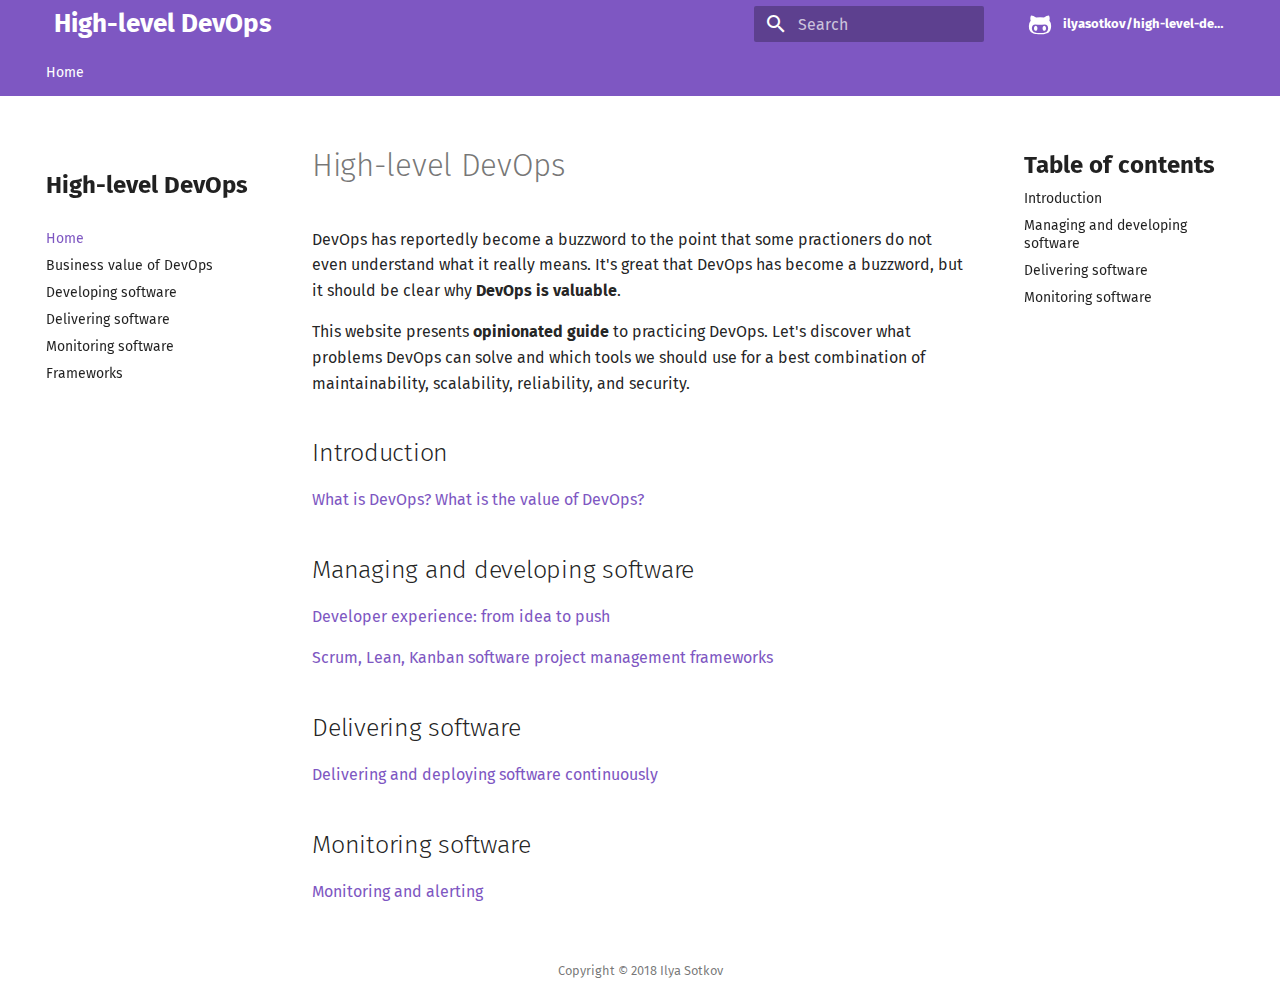
<file: index.html>
<!DOCTYPE html>
<html lang="en" class="no-js">
  <head>
    
      <meta charset="utf-8">
      <meta name="viewport" content="width=device-width,initial-scale=1">
      <meta http-equiv="x-ua-compatible" content="ie=edge">
      
      
      
      
        <meta name="lang:clipboard.copy" content="Copy to clipboard">
      
        <meta name="lang:clipboard.copied" content="Copied to clipboard">
      
        <meta name="lang:search.language" content="en">
      
        <meta name="lang:search.pipeline.stopwords" content="True">
      
        <meta name="lang:search.pipeline.trimmer" content="True">
      
        <meta name="lang:search.result.none" content="No matching documents">
      
        <meta name="lang:search.result.one" content="1 matching document">
      
        <meta name="lang:search.result.other" content="# matching documents">
      
        <meta name="lang:search.tokenizer" content="[\s\-]+">
      
      <link rel="shortcut icon" href="./assets/images/favicon.png">
      <meta name="generator" content="mkdocs-0.17.2, mkdocs-material-2.6.0">
    
    
      
        <title>High-level DevOps</title>
      
    
    
      <link rel="stylesheet" href="./assets/stylesheets/application.aa3de92b.css">
      
        <link rel="stylesheet" href="./assets/stylesheets/application-palette.792431c1.css">
      
    
    
      <script src="./assets/javascripts/modernizr.1aa3b519.js"></script>
    
    
      
        <link rel="stylesheet" href="https://fonts.googleapis.com/css?family=Fira+Sans:300,400,400i,700|Roboto+Mono">
        <style>body,input{font-family:"Fira Sans","Helvetica Neue",Helvetica,Arial,sans-serif}code,kbd,pre{font-family:"Roboto Mono","Courier New",Courier,monospace}</style>
      
      <link rel="stylesheet" href="https://fonts.googleapis.com/icon?family=Material+Icons">
    
    
      <link rel="stylesheet" href="./css/extra.css">
    
    
  </head>
  
    
    
    <body dir="ltr" data-md-color-primary="deep-purple" data-md-color-accent="deep-purple">
  
    <svg class="md-svg">
      <defs>
        
        
          <svg xmlns="http://www.w3.org/2000/svg" width="416" height="448"
    viewBox="0 0 416 448" id="github">
  <path fill="currentColor" d="M160 304q0 10-3.125 20.5t-10.75 19-18.125
        8.5-18.125-8.5-10.75-19-3.125-20.5 3.125-20.5 10.75-19 18.125-8.5
        18.125 8.5 10.75 19 3.125 20.5zM320 304q0 10-3.125 20.5t-10.75
        19-18.125 8.5-18.125-8.5-10.75-19-3.125-20.5 3.125-20.5 10.75-19
        18.125-8.5 18.125 8.5 10.75 19 3.125 20.5zM360
        304q0-30-17.25-51t-46.75-21q-10.25 0-48.75 5.25-17.75 2.75-39.25
        2.75t-39.25-2.75q-38-5.25-48.75-5.25-29.5 0-46.75 21t-17.25 51q0 22 8
        38.375t20.25 25.75 30.5 15 35 7.375 37.25 1.75h42q20.5 0
        37.25-1.75t35-7.375 30.5-15 20.25-25.75 8-38.375zM416 260q0 51.75-15.25
        82.75-9.5 19.25-26.375 33.25t-35.25 21.5-42.5 11.875-42.875 5.5-41.75
        1.125q-19.5 0-35.5-0.75t-36.875-3.125-38.125-7.5-34.25-12.875-30.25-20.25-21.5-28.75q-15.5-30.75-15.5-82.75
        0-59.25 34-99-6.75-20.5-6.75-42.5 0-29 12.75-54.5 27 0 47.5 9.875t47.25
        30.875q36.75-8.75 77.25-8.75 37 0 70 8 26.25-20.5
        46.75-30.25t47.25-9.75q12.75 25.5 12.75 54.5 0 21.75-6.75 42 34 40 34
        99.5z" />
</svg>
        
      </defs>
    </svg>
    <input class="md-toggle" data-md-toggle="drawer" type="checkbox" id="drawer">
    <input class="md-toggle" data-md-toggle="search" type="checkbox" id="search">
    <label class="md-overlay" data-md-component="overlay" for="drawer"></label>
    
      <a href="#high-level-devops" tabindex="1" class="md-skip">
        Skip to content
      </a>
    
    
      <!--
  Copyright (c) 2016-2018 Martin Donath <martin.donath@squidfunk.com>
  Permission is hereby granted, free of charge, to any person obtaining a copy
  of this software and associated documentation files (the "Software"), to
  deal in the Software without restriction, including without limitation the
  rights to use, copy, modify, merge, publish, distribute, sublicense, and/or
  sell copies of the Software, and to permit persons to whom the Software is
  furnished to do so, subject to the following conditions:
  The above copyright notice and this permission notice shall be included in
  all copies or substantial portions of the Software.
  THE SOFTWARE IS PROVIDED "AS IS", WITHOUT WARRANTY OF ANY KIND, EXPRESS OR
  IMPLIED, INCLUDING BUT NOT LIMITED TO THE WARRANTIES OF MERCHANTABILITY,
  FITNESS FOR A PARTICULAR PURPOSE AND NON-INFRINGEMENT. IN NO EVENT SHALL THE
  AUTHORS OR COPYRIGHT HOLDERS BE LIABLE FOR ANY CLAIM, DAMAGES OR OTHER
  LIABILITY, WHETHER IN AN ACTION OF CONTRACT, TORT OR OTHERWISE, ARISING
  FROM, OUT OF OR IN CONNECTION WITH THE SOFTWARE OR THE USE OR OTHER DEALINGS
  IN THE SOFTWARE.
-->

<!-- Application header -->
<header class="md-header" data-md-component="header">

  <!-- Top-level navigation -->
  <nav class="md-header-nav md-grid">
    <div class="md-flex">
      <!-- Button to toggle drawer -->
      <div class="md-flex__cell md-flex__cell--shrink">
        <label class="md-icon md-icon--menu md-header-nav__button"
            for="drawer"></label>
      </div>

      <!-- Header title -->
      <div class="md-flex__cell md-flex__cell--stretch">
        <div class="md-flex__ellipsis md-header-nav__title"
            data-md-component="title">
          
            
              <a href="." class="md-header-nav__topic">
                High-level DevOps
              </a>
              <a href="" class="md-header-nav__topic">
                Home
              </a>
            
          
        </div>
      </div>

      <!-- Button to open search dialogue -->
      <div class="md-flex__cell md-flex__cell--shrink">
        
          
            <label class="md-icon md-icon--search md-header-nav__button"
                for="search"></label>

            <!-- Search interface -->
            
<div class="md-search" data-md-component="search" role="dialog">
  <label class="md-search__overlay" for="search"></label>
  <div class="md-search__inner" role="search">
    <form class="md-search__form" name="search">
      <input type="text" class="md-search__input" name="query" placeholder="Search" autocapitalize="off" autocorrect="off" autocomplete="off" spellcheck="false" data-md-component="query" data-md-state="active">
      <label class="md-icon md-search__icon" for="search"></label>
      <button type="reset" class="md-icon md-search__icon" data-md-component="reset" tabindex="-1">
        &#xE5CD;
      </button>
    </form>
    <div class="md-search__output">
      <div class="md-search__scrollwrap" data-md-scrollfix>
        <div class="md-search-result" data-md-component="result">
          <div class="md-search-result__meta">
            Type to start searching
          </div>
          <ol class="md-search-result__list"></ol>
        </div>
      </div>
    </div>
  </div>
</div>
          
        
      </div>

      <!-- Repository containing source -->
      
        <div class="md-flex__cell md-flex__cell--shrink">
          <div class="md-header-nav__source">
            


  


  <a href="https://github.com/ilyasotkov/high-level-devops" title="Go to repository" class="md-source" data-md-source="github">
    
      <div class="md-source__icon">
        <svg viewBox="0 0 24 24" width="24" height="24">
          <use xlink:href="#github" width="24" height="24"></use>
        </svg>
      </div>
    
    <div class="md-source__repository">
      ilyasotkov/high-level-devops
    </div>
  </a>

          </div>
        </div>
      
    </div>
  </nav>
</header>
    
    <div class="md-container">
      
        
      
      
        

<nav class="md-tabs" data-md-component="tabs">
  <div class="md-tabs__inner md-grid">
    <ul class="md-tabs__list">
      
        
  <li class="md-tabs__item">
    
      <a href="." title="Home" class="md-tabs__link md-tabs__link--active">
        Home
      </a>
    
  </li>

      
        
      
        
      
        
      
        
      
        
      
    </ul>
  </div>
</nav>
      
      <main class="md-main">
        <div class="md-main__inner md-grid" data-md-component="container">
          
            
              <div class="md-sidebar md-sidebar--primary" data-md-component="navigation">
                <div class="md-sidebar__scrollwrap">
                  <div class="md-sidebar__inner">
                    <nav class="md-nav md-nav--primary" data-md-level="0">
  <label class="md-nav__title md-nav__title--site" for="drawer">
    <span class="md-nav__button md-logo">
      
        <i class="md-icon">check_box</i>
      
    </span>
    High-level DevOps
  </label>
  
    <div class="md-nav__source">
      


  


  <a href="https://github.com/ilyasotkov/high-level-devops" title="Go to repository" class="md-source" data-md-source="github">
    
      <div class="md-source__icon">
        <svg viewBox="0 0 24 24" width="24" height="24">
          <use xlink:href="#github" width="24" height="24"></use>
        </svg>
      </div>
    
    <div class="md-source__repository">
      ilyasotkov/high-level-devops
    </div>
  </a>

    </div>
  
  <ul class="md-nav__list" data-md-scrollfix>
    
      
      
      

  


  <li class="md-nav__item md-nav__item--active">
    
    <input class="md-toggle md-nav__toggle" data-md-toggle="toc" type="checkbox" id="toc">
    
      
    
    
      <label class="md-nav__link md-nav__link--active" for="toc">
        Home
      </label>
    
    <a href="." title="Home" class="md-nav__link md-nav__link--active">
      Home
    </a>
    
      
<nav class="md-nav md-nav--secondary">
  
  
    
  
  
    <label class="md-nav__title" for="toc">Table of contents</label>
    <ul class="md-nav__list" data-md-scrollfix>
      
        <li class="md-nav__item">
  <a href="#introduction" title="Introduction" class="md-nav__link">
    Introduction
  </a>
  
</li>
      
        <li class="md-nav__item">
  <a href="#managing-and-developing-software" title="Managing and developing software" class="md-nav__link">
    Managing and developing software
  </a>
  
</li>
      
        <li class="md-nav__item">
  <a href="#delivering-software" title="Delivering software" class="md-nav__link">
    Delivering software
  </a>
  
</li>
      
        <li class="md-nav__item">
  <a href="#monitoring-software" title="Monitoring software" class="md-nav__link">
    Monitoring software
  </a>
  
</li>
      
      
      
    </ul>
  
</nav>
    
  </li>

    
      
      
      


  <li class="md-nav__item">
    <a href="introduction/" title="Business value of DevOps" class="md-nav__link">
      Business value of DevOps
    </a>
  </li>

    
      
      
      


  <li class="md-nav__item">
    <a href="development/" title="Developing software" class="md-nav__link">
      Developing software
    </a>
  </li>

    
      
      
      


  <li class="md-nav__item">
    <a href="delivery/" title="Delivering software" class="md-nav__link">
      Delivering software
    </a>
  </li>

    
      
      
      


  <li class="md-nav__item">
    <a href="monitoring/" title="Monitoring software" class="md-nav__link">
      Monitoring software
    </a>
  </li>

    
      
      
      


  <li class="md-nav__item">
    <a href="development/frameworks/" title="Frameworks" class="md-nav__link">
      Frameworks
    </a>
  </li>

    
  </ul>
</nav>
                  </div>
                </div>
              </div>
            
            
              <div class="md-sidebar md-sidebar--secondary" data-md-component="toc">
                <div class="md-sidebar__scrollwrap">
                  <div class="md-sidebar__inner">
                    
<nav class="md-nav md-nav--secondary">
  
  
    
  
  
    <label class="md-nav__title" for="toc">Table of contents</label>
    <ul class="md-nav__list" data-md-scrollfix>
      
        <li class="md-nav__item">
  <a href="#introduction" title="Introduction" class="md-nav__link">
    Introduction
  </a>
  
</li>
      
        <li class="md-nav__item">
  <a href="#managing-and-developing-software" title="Managing and developing software" class="md-nav__link">
    Managing and developing software
  </a>
  
</li>
      
        <li class="md-nav__item">
  <a href="#delivering-software" title="Delivering software" class="md-nav__link">
    Delivering software
  </a>
  
</li>
      
        <li class="md-nav__item">
  <a href="#monitoring-software" title="Monitoring software" class="md-nav__link">
    Monitoring software
  </a>
  
</li>
      
      
      
    </ul>
  
</nav>
                  </div>
                </div>
              </div>
            
          
          <div class="md-content">
            <article class="md-content__inner md-typeset">
              
                
                
                <h1 id="high-level-devops">High-level DevOps</h1>
<p>DevOps has reportedly become a buzzword to the point that some practioners do not even understand what it really means. It's great that DevOps has become a buzzword, but it should be clear why <strong>DevOps is valuable</strong>.</p>
<p>This website presents <strong>opinionated guide</strong> to practicing DevOps. Let's discover what problems DevOps can solve and which tools we should use for a best combination of maintainability, scalability, reliability, and security.</p>
<h2 id="introduction">Introduction</h2>
<p><a href="./introduction">What is DevOps? What is the value of DevOps?</a></p>
<h2 id="managing-and-developing-software">Managing and developing software</h2>
<p><a href="./development">Developer experience: from idea to push</a></p>
<p><a href="./development/frameworks">Scrum, Lean, Kanban software project management frameworks</a></p>
<h2 id="delivering-software">Delivering software</h2>
<p><a href="./delivery">Delivering and deploying software continuously</a></p>
<h2 id="monitoring-software">Monitoring software</h2>
<p><a href="./monitoring">Monitoring and alerting</a></p>
                
                  
                
              
              
                
              
            </article>
          </div>
        </div>
      </main>
      
        

<!-- Application footer -->
<footer class="md-footer">

  <!-- Further information -->
  <div class="md-footer-meta md-typeset">
    <div class="md-footer-meta__inner md-grid">

      <!-- Copyright and theme information -->
      <div class="md-footer-copyright">
        
          <div class="md-footer-copyright__highlight">
            Copyright &copy; 2018 Ilya Sotkov
          </div>
        
      </div>

      <!-- Social links -->
      
        
      
    </div>
  </div>
</footer>
      
    </div>
    
      <script src="./assets/javascripts/application.9fb73e57.js"></script>
      
      <script>app.initialize({version:"0.17.2",url:{base:"."}})</script>
      
    
    
      
    
  </body>
</html>
</file>
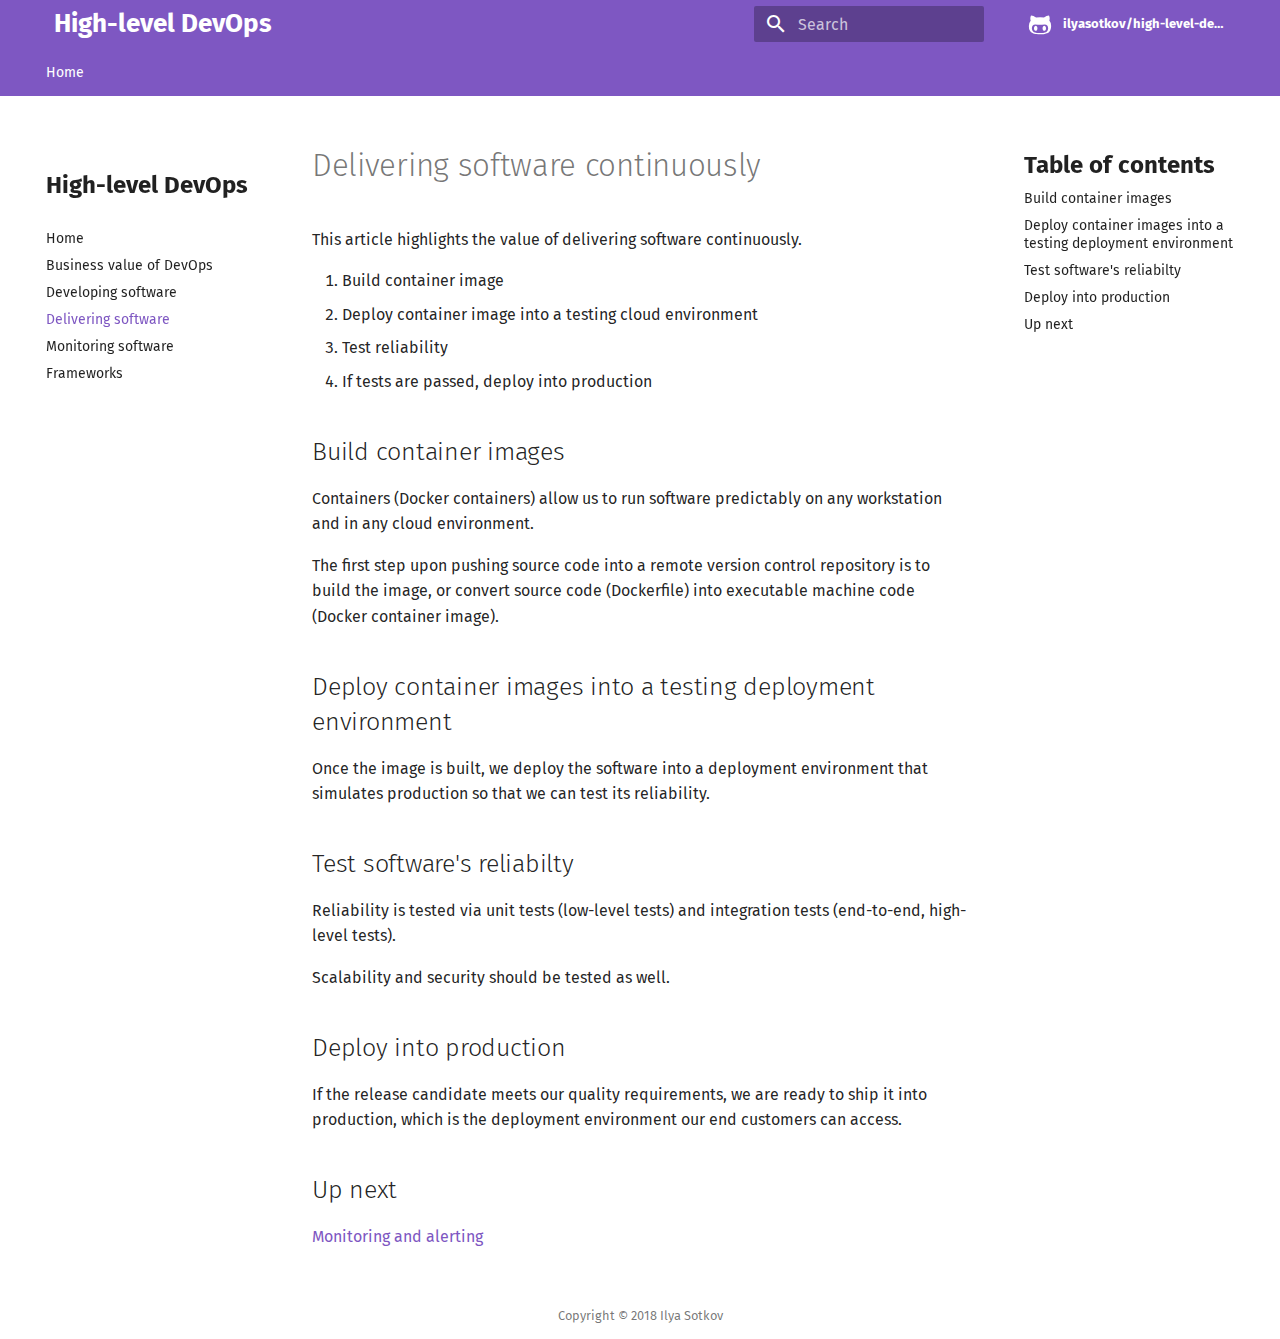
<file: delivery/index.html>
<!DOCTYPE html>
<html lang="en" class="no-js">
  <head>
    
      <meta charset="utf-8">
      <meta name="viewport" content="width=device-width,initial-scale=1">
      <meta http-equiv="x-ua-compatible" content="ie=edge">
      
      
      
      
        <meta name="lang:clipboard.copy" content="Copy to clipboard">
      
        <meta name="lang:clipboard.copied" content="Copied to clipboard">
      
        <meta name="lang:search.language" content="en">
      
        <meta name="lang:search.pipeline.stopwords" content="True">
      
        <meta name="lang:search.pipeline.trimmer" content="True">
      
        <meta name="lang:search.result.none" content="No matching documents">
      
        <meta name="lang:search.result.one" content="1 matching document">
      
        <meta name="lang:search.result.other" content="# matching documents">
      
        <meta name="lang:search.tokenizer" content="[\s\-]+">
      
      <link rel="shortcut icon" href="../assets/images/favicon.png">
      <meta name="generator" content="mkdocs-0.17.2, mkdocs-material-2.6.0">
    
    
      
        <title>Delivering software - High-level DevOps</title>
      
    
    
      <link rel="stylesheet" href="../assets/stylesheets/application.aa3de92b.css">
      
        <link rel="stylesheet" href="../assets/stylesheets/application-palette.792431c1.css">
      
    
    
      <script src="../assets/javascripts/modernizr.1aa3b519.js"></script>
    
    
      
        <link rel="stylesheet" href="https://fonts.googleapis.com/css?family=Fira+Sans:300,400,400i,700|Roboto+Mono">
        <style>body,input{font-family:"Fira Sans","Helvetica Neue",Helvetica,Arial,sans-serif}code,kbd,pre{font-family:"Roboto Mono","Courier New",Courier,monospace}</style>
      
      <link rel="stylesheet" href="https://fonts.googleapis.com/icon?family=Material+Icons">
    
    
      <link rel="stylesheet" href="../css/extra.css">
    
    
  </head>
  
    
    
    <body dir="ltr" data-md-color-primary="deep-purple" data-md-color-accent="deep-purple">
  
    <svg class="md-svg">
      <defs>
        
        
          <svg xmlns="http://www.w3.org/2000/svg" width="416" height="448"
    viewBox="0 0 416 448" id="github">
  <path fill="currentColor" d="M160 304q0 10-3.125 20.5t-10.75 19-18.125
        8.5-18.125-8.5-10.75-19-3.125-20.5 3.125-20.5 10.75-19 18.125-8.5
        18.125 8.5 10.75 19 3.125 20.5zM320 304q0 10-3.125 20.5t-10.75
        19-18.125 8.5-18.125-8.5-10.75-19-3.125-20.5 3.125-20.5 10.75-19
        18.125-8.5 18.125 8.5 10.75 19 3.125 20.5zM360
        304q0-30-17.25-51t-46.75-21q-10.25 0-48.75 5.25-17.75 2.75-39.25
        2.75t-39.25-2.75q-38-5.25-48.75-5.25-29.5 0-46.75 21t-17.25 51q0 22 8
        38.375t20.25 25.75 30.5 15 35 7.375 37.25 1.75h42q20.5 0
        37.25-1.75t35-7.375 30.5-15 20.25-25.75 8-38.375zM416 260q0 51.75-15.25
        82.75-9.5 19.25-26.375 33.25t-35.25 21.5-42.5 11.875-42.875 5.5-41.75
        1.125q-19.5 0-35.5-0.75t-36.875-3.125-38.125-7.5-34.25-12.875-30.25-20.25-21.5-28.75q-15.5-30.75-15.5-82.75
        0-59.25 34-99-6.75-20.5-6.75-42.5 0-29 12.75-54.5 27 0 47.5 9.875t47.25
        30.875q36.75-8.75 77.25-8.75 37 0 70 8 26.25-20.5
        46.75-30.25t47.25-9.75q12.75 25.5 12.75 54.5 0 21.75-6.75 42 34 40 34
        99.5z" />
</svg>
        
      </defs>
    </svg>
    <input class="md-toggle" data-md-toggle="drawer" type="checkbox" id="drawer">
    <input class="md-toggle" data-md-toggle="search" type="checkbox" id="search">
    <label class="md-overlay" data-md-component="overlay" for="drawer"></label>
    
      <a href="#delivering-software-continuously" tabindex="1" class="md-skip">
        Skip to content
      </a>
    
    
      <!--
  Copyright (c) 2016-2018 Martin Donath <martin.donath@squidfunk.com>
  Permission is hereby granted, free of charge, to any person obtaining a copy
  of this software and associated documentation files (the "Software"), to
  deal in the Software without restriction, including without limitation the
  rights to use, copy, modify, merge, publish, distribute, sublicense, and/or
  sell copies of the Software, and to permit persons to whom the Software is
  furnished to do so, subject to the following conditions:
  The above copyright notice and this permission notice shall be included in
  all copies or substantial portions of the Software.
  THE SOFTWARE IS PROVIDED "AS IS", WITHOUT WARRANTY OF ANY KIND, EXPRESS OR
  IMPLIED, INCLUDING BUT NOT LIMITED TO THE WARRANTIES OF MERCHANTABILITY,
  FITNESS FOR A PARTICULAR PURPOSE AND NON-INFRINGEMENT. IN NO EVENT SHALL THE
  AUTHORS OR COPYRIGHT HOLDERS BE LIABLE FOR ANY CLAIM, DAMAGES OR OTHER
  LIABILITY, WHETHER IN AN ACTION OF CONTRACT, TORT OR OTHERWISE, ARISING
  FROM, OUT OF OR IN CONNECTION WITH THE SOFTWARE OR THE USE OR OTHER DEALINGS
  IN THE SOFTWARE.
-->

<!-- Application header -->
<header class="md-header" data-md-component="header">

  <!-- Top-level navigation -->
  <nav class="md-header-nav md-grid">
    <div class="md-flex">
      <!-- Button to toggle drawer -->
      <div class="md-flex__cell md-flex__cell--shrink">
        <label class="md-icon md-icon--menu md-header-nav__button"
            for="drawer"></label>
      </div>

      <!-- Header title -->
      <div class="md-flex__cell md-flex__cell--stretch">
        <div class="md-flex__ellipsis md-header-nav__title"
            data-md-component="title">
          
            
              <a href=".." class="md-header-nav__topic">
                High-level DevOps
              </a>
              <a href="" class="md-header-nav__topic">
                Delivering software
              </a>
            
          
        </div>
      </div>

      <!-- Button to open search dialogue -->
      <div class="md-flex__cell md-flex__cell--shrink">
        
          
            <label class="md-icon md-icon--search md-header-nav__button"
                for="search"></label>

            <!-- Search interface -->
            
<div class="md-search" data-md-component="search" role="dialog">
  <label class="md-search__overlay" for="search"></label>
  <div class="md-search__inner" role="search">
    <form class="md-search__form" name="search">
      <input type="text" class="md-search__input" name="query" placeholder="Search" autocapitalize="off" autocorrect="off" autocomplete="off" spellcheck="false" data-md-component="query" data-md-state="active">
      <label class="md-icon md-search__icon" for="search"></label>
      <button type="reset" class="md-icon md-search__icon" data-md-component="reset" tabindex="-1">
        &#xE5CD;
      </button>
    </form>
    <div class="md-search__output">
      <div class="md-search__scrollwrap" data-md-scrollfix>
        <div class="md-search-result" data-md-component="result">
          <div class="md-search-result__meta">
            Type to start searching
          </div>
          <ol class="md-search-result__list"></ol>
        </div>
      </div>
    </div>
  </div>
</div>
          
        
      </div>

      <!-- Repository containing source -->
      
        <div class="md-flex__cell md-flex__cell--shrink">
          <div class="md-header-nav__source">
            


  


  <a href="https://github.com/ilyasotkov/high-level-devops" title="Go to repository" class="md-source" data-md-source="github">
    
      <div class="md-source__icon">
        <svg viewBox="0 0 24 24" width="24" height="24">
          <use xlink:href="#github" width="24" height="24"></use>
        </svg>
      </div>
    
    <div class="md-source__repository">
      ilyasotkov/high-level-devops
    </div>
  </a>

          </div>
        </div>
      
    </div>
  </nav>
</header>
    
    <div class="md-container">
      
        
      
      
        

<nav class="md-tabs" data-md-component="tabs">
  <div class="md-tabs__inner md-grid">
    <ul class="md-tabs__list">
      
        
  <li class="md-tabs__item">
    
      <a href=".." title="Home" class="md-tabs__link md-tabs__link--active">
        Home
      </a>
    
  </li>

      
        
      
        
      
        
      
        
      
        
      
    </ul>
  </div>
</nav>
      
      <main class="md-main">
        <div class="md-main__inner md-grid" data-md-component="container">
          
            
              <div class="md-sidebar md-sidebar--primary" data-md-component="navigation">
                <div class="md-sidebar__scrollwrap">
                  <div class="md-sidebar__inner">
                    <nav class="md-nav md-nav--primary" data-md-level="0">
  <label class="md-nav__title md-nav__title--site" for="drawer">
    <span class="md-nav__button md-logo">
      
        <i class="md-icon">check_box</i>
      
    </span>
    High-level DevOps
  </label>
  
    <div class="md-nav__source">
      


  


  <a href="https://github.com/ilyasotkov/high-level-devops" title="Go to repository" class="md-source" data-md-source="github">
    
      <div class="md-source__icon">
        <svg viewBox="0 0 24 24" width="24" height="24">
          <use xlink:href="#github" width="24" height="24"></use>
        </svg>
      </div>
    
    <div class="md-source__repository">
      ilyasotkov/high-level-devops
    </div>
  </a>

    </div>
  
  <ul class="md-nav__list" data-md-scrollfix>
    
      
      
      


  <li class="md-nav__item">
    <a href=".." title="Home" class="md-nav__link">
      Home
    </a>
  </li>

    
      
      
      


  <li class="md-nav__item">
    <a href="../introduction/" title="Business value of DevOps" class="md-nav__link">
      Business value of DevOps
    </a>
  </li>

    
      
      
      


  <li class="md-nav__item">
    <a href="../development/" title="Developing software" class="md-nav__link">
      Developing software
    </a>
  </li>

    
      
      
      

  


  <li class="md-nav__item md-nav__item--active">
    
    <input class="md-toggle md-nav__toggle" data-md-toggle="toc" type="checkbox" id="toc">
    
      
    
    
      <label class="md-nav__link md-nav__link--active" for="toc">
        Delivering software
      </label>
    
    <a href="./" title="Delivering software" class="md-nav__link md-nav__link--active">
      Delivering software
    </a>
    
      
<nav class="md-nav md-nav--secondary">
  
  
    
  
  
    <label class="md-nav__title" for="toc">Table of contents</label>
    <ul class="md-nav__list" data-md-scrollfix>
      
        <li class="md-nav__item">
  <a href="#build-container-images" title="Build container images" class="md-nav__link">
    Build container images
  </a>
  
</li>
      
        <li class="md-nav__item">
  <a href="#deploy-container-images-into-a-testing-deployment-environment" title="Deploy container images into a testing deployment environment" class="md-nav__link">
    Deploy container images into a testing deployment environment
  </a>
  
</li>
      
        <li class="md-nav__item">
  <a href="#test-softwares-reliabilty" title="Test software's reliabilty" class="md-nav__link">
    Test software's reliabilty
  </a>
  
</li>
      
        <li class="md-nav__item">
  <a href="#deploy-into-production" title="Deploy into production" class="md-nav__link">
    Deploy into production
  </a>
  
</li>
      
        <li class="md-nav__item">
  <a href="#up-next" title="Up next" class="md-nav__link">
    Up next
  </a>
  
</li>
      
      
      
    </ul>
  
</nav>
    
  </li>

    
      
      
      


  <li class="md-nav__item">
    <a href="../monitoring/" title="Monitoring software" class="md-nav__link">
      Monitoring software
    </a>
  </li>

    
      
      
      


  <li class="md-nav__item">
    <a href="../development/frameworks/" title="Frameworks" class="md-nav__link">
      Frameworks
    </a>
  </li>

    
  </ul>
</nav>
                  </div>
                </div>
              </div>
            
            
              <div class="md-sidebar md-sidebar--secondary" data-md-component="toc">
                <div class="md-sidebar__scrollwrap">
                  <div class="md-sidebar__inner">
                    
<nav class="md-nav md-nav--secondary">
  
  
    
  
  
    <label class="md-nav__title" for="toc">Table of contents</label>
    <ul class="md-nav__list" data-md-scrollfix>
      
        <li class="md-nav__item">
  <a href="#build-container-images" title="Build container images" class="md-nav__link">
    Build container images
  </a>
  
</li>
      
        <li class="md-nav__item">
  <a href="#deploy-container-images-into-a-testing-deployment-environment" title="Deploy container images into a testing deployment environment" class="md-nav__link">
    Deploy container images into a testing deployment environment
  </a>
  
</li>
      
        <li class="md-nav__item">
  <a href="#test-softwares-reliabilty" title="Test software's reliabilty" class="md-nav__link">
    Test software's reliabilty
  </a>
  
</li>
      
        <li class="md-nav__item">
  <a href="#deploy-into-production" title="Deploy into production" class="md-nav__link">
    Deploy into production
  </a>
  
</li>
      
        <li class="md-nav__item">
  <a href="#up-next" title="Up next" class="md-nav__link">
    Up next
  </a>
  
</li>
      
      
      
    </ul>
  
</nav>
                  </div>
                </div>
              </div>
            
          
          <div class="md-content">
            <article class="md-content__inner md-typeset">
              
                
                
                <h1 id="delivering-software-continuously">Delivering software continuously</h1>
<p>This article highlights the value of delivering software continuously.</p>
<ol>
<li>Build container image</li>
<li>Deploy container image into a testing cloud environment</li>
<li>Test reliability</li>
<li>If tests are passed, deploy into production</li>
</ol>
<h2 id="build-container-images">Build container images</h2>
<p>Containers (Docker containers) allow us to run software predictably on any workstation and in any cloud environment.</p>
<p>The first step upon pushing source code into a remote version control repository is to build the image, or convert source code (Dockerfile) into executable machine code (Docker container image).</p>
<h2 id="deploy-container-images-into-a-testing-deployment-environment">Deploy container images into a testing deployment environment</h2>
<p>Once the image is built, we deploy the software into a deployment environment that simulates production so that we can test its reliability.</p>
<h2 id="test-softwares-reliabilty">Test software's reliabilty</h2>
<p>Reliability is tested via unit tests (low-level tests) and integration tests (end-to-end, high-level tests).</p>
<p>Scalability and security should be tested as well.</p>
<h2 id="deploy-into-production">Deploy into production</h2>
<p>If the release candidate meets our quality requirements, we are ready to ship it into production, which is the deployment environment our end customers can access.</p>
<h2 id="up-next">Up next</h2>
<p><a href="../monitoring">Monitoring and alerting</a></p>
                
                  
                
              
              
                
              
            </article>
          </div>
        </div>
      </main>
      
        

<!-- Application footer -->
<footer class="md-footer">

  <!-- Further information -->
  <div class="md-footer-meta md-typeset">
    <div class="md-footer-meta__inner md-grid">

      <!-- Copyright and theme information -->
      <div class="md-footer-copyright">
        
          <div class="md-footer-copyright__highlight">
            Copyright &copy; 2018 Ilya Sotkov
          </div>
        
      </div>

      <!-- Social links -->
      
        
      
    </div>
  </div>
</footer>
      
    </div>
    
      <script src="../assets/javascripts/application.9fb73e57.js"></script>
      
      <script>app.initialize({version:"0.17.2",url:{base:".."}})</script>
      
    
    
      
    
  </body>
</html>
</file>
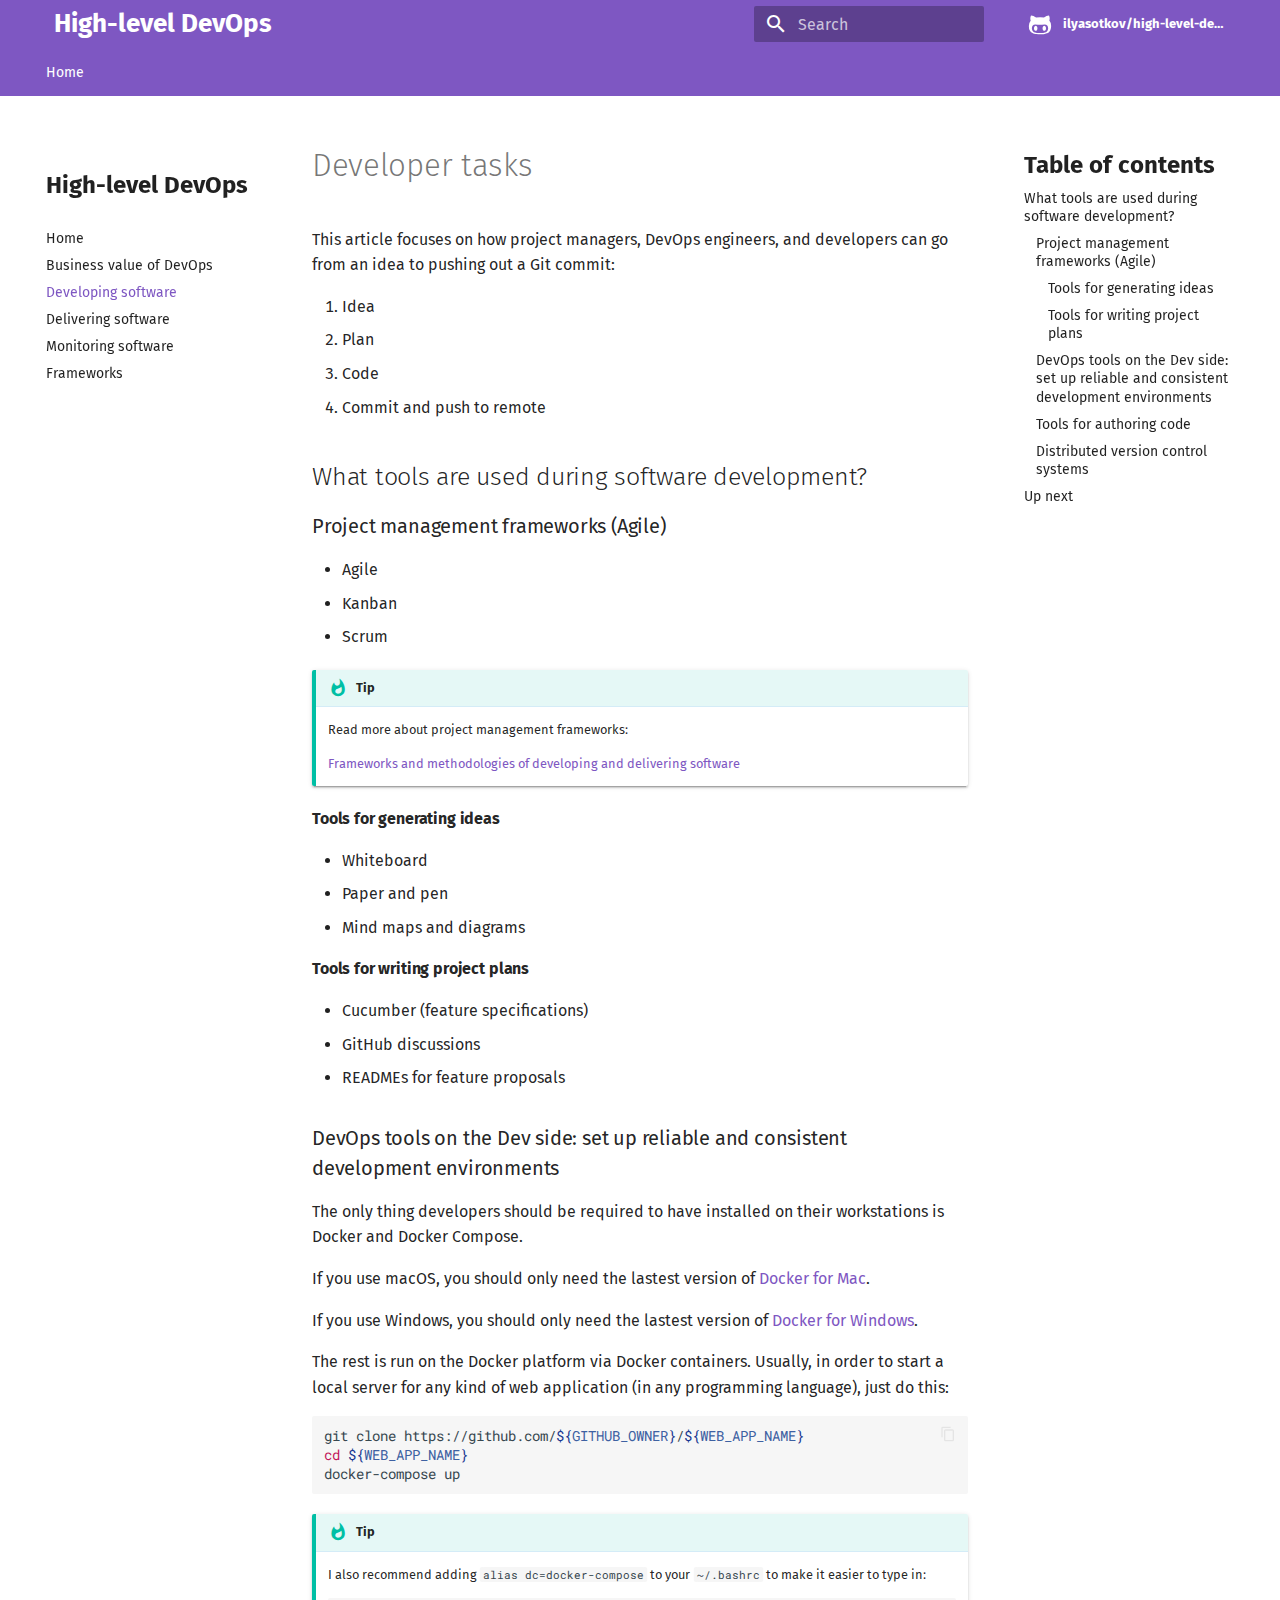
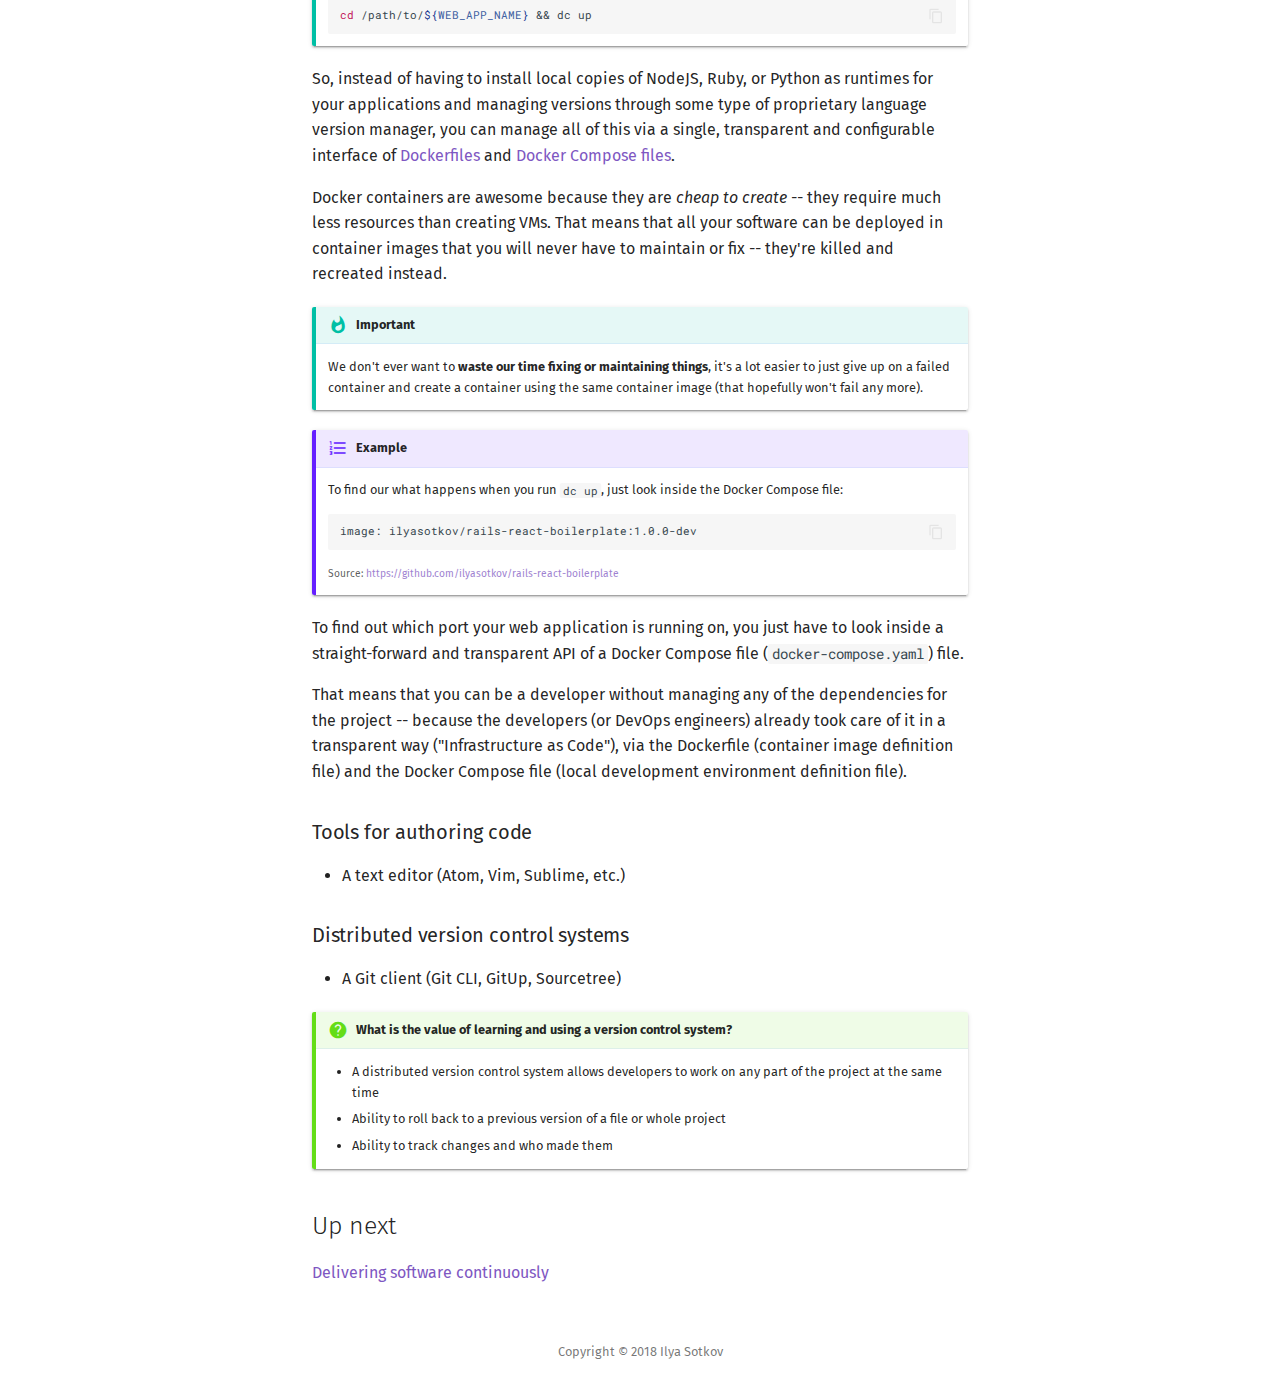
<file: development/index.html>
<!DOCTYPE html>
<html lang="en" class="no-js">
  <head>
    
      <meta charset="utf-8">
      <meta name="viewport" content="width=device-width,initial-scale=1">
      <meta http-equiv="x-ua-compatible" content="ie=edge">
      
      
      
      
        <meta name="lang:clipboard.copy" content="Copy to clipboard">
      
        <meta name="lang:clipboard.copied" content="Copied to clipboard">
      
        <meta name="lang:search.language" content="en">
      
        <meta name="lang:search.pipeline.stopwords" content="True">
      
        <meta name="lang:search.pipeline.trimmer" content="True">
      
        <meta name="lang:search.result.none" content="No matching documents">
      
        <meta name="lang:search.result.one" content="1 matching document">
      
        <meta name="lang:search.result.other" content="# matching documents">
      
        <meta name="lang:search.tokenizer" content="[\s\-]+">
      
      <link rel="shortcut icon" href="../assets/images/favicon.png">
      <meta name="generator" content="mkdocs-0.17.2, mkdocs-material-2.6.0">
    
    
      
        <title>Developing software - High-level DevOps</title>
      
    
    
      <link rel="stylesheet" href="../assets/stylesheets/application.aa3de92b.css">
      
        <link rel="stylesheet" href="../assets/stylesheets/application-palette.792431c1.css">
      
    
    
      <script src="../assets/javascripts/modernizr.1aa3b519.js"></script>
    
    
      
        <link rel="stylesheet" href="https://fonts.googleapis.com/css?family=Fira+Sans:300,400,400i,700|Roboto+Mono">
        <style>body,input{font-family:"Fira Sans","Helvetica Neue",Helvetica,Arial,sans-serif}code,kbd,pre{font-family:"Roboto Mono","Courier New",Courier,monospace}</style>
      
      <link rel="stylesheet" href="https://fonts.googleapis.com/icon?family=Material+Icons">
    
    
      <link rel="stylesheet" href="../css/extra.css">
    
    
  </head>
  
    
    
    <body dir="ltr" data-md-color-primary="deep-purple" data-md-color-accent="deep-purple">
  
    <svg class="md-svg">
      <defs>
        
        
          <svg xmlns="http://www.w3.org/2000/svg" width="416" height="448"
    viewBox="0 0 416 448" id="github">
  <path fill="currentColor" d="M160 304q0 10-3.125 20.5t-10.75 19-18.125
        8.5-18.125-8.5-10.75-19-3.125-20.5 3.125-20.5 10.75-19 18.125-8.5
        18.125 8.5 10.75 19 3.125 20.5zM320 304q0 10-3.125 20.5t-10.75
        19-18.125 8.5-18.125-8.5-10.75-19-3.125-20.5 3.125-20.5 10.75-19
        18.125-8.5 18.125 8.5 10.75 19 3.125 20.5zM360
        304q0-30-17.25-51t-46.75-21q-10.25 0-48.75 5.25-17.75 2.75-39.25
        2.75t-39.25-2.75q-38-5.25-48.75-5.25-29.5 0-46.75 21t-17.25 51q0 22 8
        38.375t20.25 25.75 30.5 15 35 7.375 37.25 1.75h42q20.5 0
        37.25-1.75t35-7.375 30.5-15 20.25-25.75 8-38.375zM416 260q0 51.75-15.25
        82.75-9.5 19.25-26.375 33.25t-35.25 21.5-42.5 11.875-42.875 5.5-41.75
        1.125q-19.5 0-35.5-0.75t-36.875-3.125-38.125-7.5-34.25-12.875-30.25-20.25-21.5-28.75q-15.5-30.75-15.5-82.75
        0-59.25 34-99-6.75-20.5-6.75-42.5 0-29 12.75-54.5 27 0 47.5 9.875t47.25
        30.875q36.75-8.75 77.25-8.75 37 0 70 8 26.25-20.5
        46.75-30.25t47.25-9.75q12.75 25.5 12.75 54.5 0 21.75-6.75 42 34 40 34
        99.5z" />
</svg>
        
      </defs>
    </svg>
    <input class="md-toggle" data-md-toggle="drawer" type="checkbox" id="drawer">
    <input class="md-toggle" data-md-toggle="search" type="checkbox" id="search">
    <label class="md-overlay" data-md-component="overlay" for="drawer"></label>
    
      <a href="#developer-tasks" tabindex="1" class="md-skip">
        Skip to content
      </a>
    
    
      <!--
  Copyright (c) 2016-2018 Martin Donath <martin.donath@squidfunk.com>
  Permission is hereby granted, free of charge, to any person obtaining a copy
  of this software and associated documentation files (the "Software"), to
  deal in the Software without restriction, including without limitation the
  rights to use, copy, modify, merge, publish, distribute, sublicense, and/or
  sell copies of the Software, and to permit persons to whom the Software is
  furnished to do so, subject to the following conditions:
  The above copyright notice and this permission notice shall be included in
  all copies or substantial portions of the Software.
  THE SOFTWARE IS PROVIDED "AS IS", WITHOUT WARRANTY OF ANY KIND, EXPRESS OR
  IMPLIED, INCLUDING BUT NOT LIMITED TO THE WARRANTIES OF MERCHANTABILITY,
  FITNESS FOR A PARTICULAR PURPOSE AND NON-INFRINGEMENT. IN NO EVENT SHALL THE
  AUTHORS OR COPYRIGHT HOLDERS BE LIABLE FOR ANY CLAIM, DAMAGES OR OTHER
  LIABILITY, WHETHER IN AN ACTION OF CONTRACT, TORT OR OTHERWISE, ARISING
  FROM, OUT OF OR IN CONNECTION WITH THE SOFTWARE OR THE USE OR OTHER DEALINGS
  IN THE SOFTWARE.
-->

<!-- Application header -->
<header class="md-header" data-md-component="header">

  <!-- Top-level navigation -->
  <nav class="md-header-nav md-grid">
    <div class="md-flex">
      <!-- Button to toggle drawer -->
      <div class="md-flex__cell md-flex__cell--shrink">
        <label class="md-icon md-icon--menu md-header-nav__button"
            for="drawer"></label>
      </div>

      <!-- Header title -->
      <div class="md-flex__cell md-flex__cell--stretch">
        <div class="md-flex__ellipsis md-header-nav__title"
            data-md-component="title">
          
            
              <a href=".." class="md-header-nav__topic">
                High-level DevOps
              </a>
              <a href="" class="md-header-nav__topic">
                Developing software
              </a>
            
          
        </div>
      </div>

      <!-- Button to open search dialogue -->
      <div class="md-flex__cell md-flex__cell--shrink">
        
          
            <label class="md-icon md-icon--search md-header-nav__button"
                for="search"></label>

            <!-- Search interface -->
            
<div class="md-search" data-md-component="search" role="dialog">
  <label class="md-search__overlay" for="search"></label>
  <div class="md-search__inner" role="search">
    <form class="md-search__form" name="search">
      <input type="text" class="md-search__input" name="query" placeholder="Search" autocapitalize="off" autocorrect="off" autocomplete="off" spellcheck="false" data-md-component="query" data-md-state="active">
      <label class="md-icon md-search__icon" for="search"></label>
      <button type="reset" class="md-icon md-search__icon" data-md-component="reset" tabindex="-1">
        &#xE5CD;
      </button>
    </form>
    <div class="md-search__output">
      <div class="md-search__scrollwrap" data-md-scrollfix>
        <div class="md-search-result" data-md-component="result">
          <div class="md-search-result__meta">
            Type to start searching
          </div>
          <ol class="md-search-result__list"></ol>
        </div>
      </div>
    </div>
  </div>
</div>
          
        
      </div>

      <!-- Repository containing source -->
      
        <div class="md-flex__cell md-flex__cell--shrink">
          <div class="md-header-nav__source">
            


  


  <a href="https://github.com/ilyasotkov/high-level-devops" title="Go to repository" class="md-source" data-md-source="github">
    
      <div class="md-source__icon">
        <svg viewBox="0 0 24 24" width="24" height="24">
          <use xlink:href="#github" width="24" height="24"></use>
        </svg>
      </div>
    
    <div class="md-source__repository">
      ilyasotkov/high-level-devops
    </div>
  </a>

          </div>
        </div>
      
    </div>
  </nav>
</header>
    
    <div class="md-container">
      
        
      
      
        

<nav class="md-tabs" data-md-component="tabs">
  <div class="md-tabs__inner md-grid">
    <ul class="md-tabs__list">
      
        
  <li class="md-tabs__item">
    
      <a href=".." title="Home" class="md-tabs__link md-tabs__link--active">
        Home
      </a>
    
  </li>

      
        
      
        
      
        
      
        
      
        
      
    </ul>
  </div>
</nav>
      
      <main class="md-main">
        <div class="md-main__inner md-grid" data-md-component="container">
          
            
              <div class="md-sidebar md-sidebar--primary" data-md-component="navigation">
                <div class="md-sidebar__scrollwrap">
                  <div class="md-sidebar__inner">
                    <nav class="md-nav md-nav--primary" data-md-level="0">
  <label class="md-nav__title md-nav__title--site" for="drawer">
    <span class="md-nav__button md-logo">
      
        <i class="md-icon">check_box</i>
      
    </span>
    High-level DevOps
  </label>
  
    <div class="md-nav__source">
      


  


  <a href="https://github.com/ilyasotkov/high-level-devops" title="Go to repository" class="md-source" data-md-source="github">
    
      <div class="md-source__icon">
        <svg viewBox="0 0 24 24" width="24" height="24">
          <use xlink:href="#github" width="24" height="24"></use>
        </svg>
      </div>
    
    <div class="md-source__repository">
      ilyasotkov/high-level-devops
    </div>
  </a>

    </div>
  
  <ul class="md-nav__list" data-md-scrollfix>
    
      
      
      


  <li class="md-nav__item">
    <a href=".." title="Home" class="md-nav__link">
      Home
    </a>
  </li>

    
      
      
      


  <li class="md-nav__item">
    <a href="../introduction/" title="Business value of DevOps" class="md-nav__link">
      Business value of DevOps
    </a>
  </li>

    
      
      
      

  


  <li class="md-nav__item md-nav__item--active">
    
    <input class="md-toggle md-nav__toggle" data-md-toggle="toc" type="checkbox" id="toc">
    
      
    
    
      <label class="md-nav__link md-nav__link--active" for="toc">
        Developing software
      </label>
    
    <a href="./" title="Developing software" class="md-nav__link md-nav__link--active">
      Developing software
    </a>
    
      
<nav class="md-nav md-nav--secondary">
  
  
    
  
  
    <label class="md-nav__title" for="toc">Table of contents</label>
    <ul class="md-nav__list" data-md-scrollfix>
      
        <li class="md-nav__item">
  <a href="#what-tools-are-used-during-software-development" title="What tools are used during software development?" class="md-nav__link">
    What tools are used during software development?
  </a>
  
    <nav class="md-nav">
      <ul class="md-nav__list">
        
          <li class="md-nav__item">
  <a href="#project-management-frameworks-agile" title="Project management frameworks (Agile)" class="md-nav__link">
    Project management frameworks (Agile)
  </a>
  
    <nav class="md-nav">
      <ul class="md-nav__list">
        
          <li class="md-nav__item">
  <a href="#tools-for-generating-ideas" title="Tools for generating ideas" class="md-nav__link">
    Tools for generating ideas
  </a>
  
</li>
        
          <li class="md-nav__item">
  <a href="#tools-for-writing-project-plans" title="Tools for writing project plans" class="md-nav__link">
    Tools for writing project plans
  </a>
  
</li>
        
      </ul>
    </nav>
  
</li>
        
          <li class="md-nav__item">
  <a href="#devops-tools-on-the-dev-side-set-up-reliable-and-consistent-development-environments" title="DevOps tools on the Dev side: set up reliable and consistent development environments" class="md-nav__link">
    DevOps tools on the Dev side: set up reliable and consistent development environments
  </a>
  
</li>
        
          <li class="md-nav__item">
  <a href="#tools-for-authoring-code" title="Tools for authoring code" class="md-nav__link">
    Tools for authoring code
  </a>
  
</li>
        
          <li class="md-nav__item">
  <a href="#distributed-version-control-systems" title="Distributed version control systems" class="md-nav__link">
    Distributed version control systems
  </a>
  
</li>
        
      </ul>
    </nav>
  
</li>
      
        <li class="md-nav__item">
  <a href="#up-next" title="Up next" class="md-nav__link">
    Up next
  </a>
  
</li>
      
      
      
    </ul>
  
</nav>
    
  </li>

    
      
      
      


  <li class="md-nav__item">
    <a href="../delivery/" title="Delivering software" class="md-nav__link">
      Delivering software
    </a>
  </li>

    
      
      
      


  <li class="md-nav__item">
    <a href="../monitoring/" title="Monitoring software" class="md-nav__link">
      Monitoring software
    </a>
  </li>

    
      
      
      


  <li class="md-nav__item">
    <a href="frameworks/" title="Frameworks" class="md-nav__link">
      Frameworks
    </a>
  </li>

    
  </ul>
</nav>
                  </div>
                </div>
              </div>
            
            
              <div class="md-sidebar md-sidebar--secondary" data-md-component="toc">
                <div class="md-sidebar__scrollwrap">
                  <div class="md-sidebar__inner">
                    
<nav class="md-nav md-nav--secondary">
  
  
    
  
  
    <label class="md-nav__title" for="toc">Table of contents</label>
    <ul class="md-nav__list" data-md-scrollfix>
      
        <li class="md-nav__item">
  <a href="#what-tools-are-used-during-software-development" title="What tools are used during software development?" class="md-nav__link">
    What tools are used during software development?
  </a>
  
    <nav class="md-nav">
      <ul class="md-nav__list">
        
          <li class="md-nav__item">
  <a href="#project-management-frameworks-agile" title="Project management frameworks (Agile)" class="md-nav__link">
    Project management frameworks (Agile)
  </a>
  
    <nav class="md-nav">
      <ul class="md-nav__list">
        
          <li class="md-nav__item">
  <a href="#tools-for-generating-ideas" title="Tools for generating ideas" class="md-nav__link">
    Tools for generating ideas
  </a>
  
</li>
        
          <li class="md-nav__item">
  <a href="#tools-for-writing-project-plans" title="Tools for writing project plans" class="md-nav__link">
    Tools for writing project plans
  </a>
  
</li>
        
      </ul>
    </nav>
  
</li>
        
          <li class="md-nav__item">
  <a href="#devops-tools-on-the-dev-side-set-up-reliable-and-consistent-development-environments" title="DevOps tools on the Dev side: set up reliable and consistent development environments" class="md-nav__link">
    DevOps tools on the Dev side: set up reliable and consistent development environments
  </a>
  
</li>
        
          <li class="md-nav__item">
  <a href="#tools-for-authoring-code" title="Tools for authoring code" class="md-nav__link">
    Tools for authoring code
  </a>
  
</li>
        
          <li class="md-nav__item">
  <a href="#distributed-version-control-systems" title="Distributed version control systems" class="md-nav__link">
    Distributed version control systems
  </a>
  
</li>
        
      </ul>
    </nav>
  
</li>
      
        <li class="md-nav__item">
  <a href="#up-next" title="Up next" class="md-nav__link">
    Up next
  </a>
  
</li>
      
      
      
    </ul>
  
</nav>
                  </div>
                </div>
              </div>
            
          
          <div class="md-content">
            <article class="md-content__inner md-typeset">
              
                
                
                <h1 id="developer-tasks">Developer tasks</h1>
<p>This article focuses on how project managers, DevOps engineers, and developers
can go from an idea to pushing out a Git commit:</p>
<ol>
<li>Idea</li>
<li>Plan</li>
<li>Code</li>
<li>Commit and push to remote</li>
</ol>
<h2 id="what-tools-are-used-during-software-development">What tools are used during software development?</h2>
<h3 id="project-management-frameworks-agile">Project management frameworks (Agile)</h3>
<ul>
<li>Agile</li>
<li>Kanban</li>
<li>Scrum</li>
</ul>
<div class="admonition tip">
<p class="admonition-title">Tip</p>
<p>Read more about project management frameworks:</p>
<p><a href="../development/frameworks">Frameworks and methodologies of developing and delivering software</a></p>
</div>
<h4 id="tools-for-generating-ideas">Tools for generating ideas</h4>
<ul>
<li>Whiteboard</li>
<li>Paper and pen</li>
<li>Mind maps and diagrams</li>
</ul>
<h4 id="tools-for-writing-project-plans">Tools for writing project plans</h4>
<ul>
<li>Cucumber (feature specifications)</li>
<li>GitHub discussions</li>
<li>READMEs for feature proposals</li>
</ul>
<h3 id="devops-tools-on-the-dev-side-set-up-reliable-and-consistent-development-environments">DevOps tools on the Dev side: set up reliable and consistent development environments</h3>
<p>The only thing developers should be required to have installed on their workstations is Docker and Docker Compose.</p>
<p>If you use macOS, you should only need the lastest version of <a href="https://docs.docker.com/docker-for-mac/install/">Docker for Mac</a>.</p>
<p>If you use Windows, you should only need the lastest version of <a href="https://docs.docker.com/docker-for-windows/install/">Docker for Windows</a>.</p>
<p>The rest is run on the Docker platform via Docker containers. Usually, in order to start a local server for any kind of web application (in any programming language), just do this:</p>
<div class="codehilite"><pre><span></span>git clone https://github.com/<span class="si">${</span><span class="nv">GITHUB_OWNER</span><span class="si">}</span>/<span class="si">${</span><span class="nv">WEB_APP_NAME</span><span class="si">}</span>
<span class="nb">cd</span> <span class="si">${</span><span class="nv">WEB_APP_NAME</span><span class="si">}</span>
docker-compose up
</pre></div>

<div class="admonition tip">
<p class="admonition-title">Tip</p>
<p>I also recommend adding <code class="codehilite">alias dc=docker-compose</code> to your <code class="codehilite">~/.bashrc</code> to make it easier to type in:</p>
<div class="codehilite"><pre><span></span><span class="nb">cd</span> /path/to/<span class="si">${</span><span class="nv">WEB_APP_NAME</span><span class="si">}</span> <span class="o">&amp;&amp;</span> dc up
</pre></div>

</div>
<p>So, instead of having to install local copies of NodeJS, Ruby, or Python as runtimes for your applications and managing versions through some type of proprietary language version manager, you can manage all of this via a single, transparent and configurable interface of <a href="https://github.com/ilyasotkov/rails-react-boilerplate">Dockerfiles</a> and <a href="https://github.com/ilyasotkov/rails-react-boilerplate">Docker Compose files</a>.</p>
<p>Docker containers are awesome because they are <em>cheap to create</em> -- they require much less resources than creating VMs. That means that all your software can be deployed in container images that you will never have to maintain or fix -- they're killed and recreated instead.</p>
<div class="admonition important">
<p class="admonition-title">Important</p>
<p>We don't ever want to <strong>waste our time fixing or maintaining things</strong>, it's a lot easier to just give up on a failed container and create a container using the same container image (that hopefully won't fail any more).</p>
</div>
<div class="admonition example">
<p class="admonition-title">Example</p>
<p>To find our what happens when you run <code class="codehilite">dc up</code>, just look inside the Docker Compose file:</p>
<div class="codehilite"><pre><span></span><span class="l l-Scalar l-Scalar-Plain">image</span><span class="p p-Indicator">:</span> <span class="l l-Scalar l-Scalar-Plain">ilyasotkov/rails-react-boilerplate:1.0.0-dev</span>
</pre></div>

<p><small>Source: <a href="https://github.com/ilyasotkov/rails-react-boilerplate">https://github.com/ilyasotkov/rails-react-boilerplate</a></small></p>
</div>
<p>To find out which port your web application is running on, you just have to look inside a straight-forward and transparent API of a Docker Compose file (<code class="codehilite">docker-compose.yaml</code>) file.</p>
<p>That means that you can be a developer without managing any of the dependencies for the project -- because the developers (or DevOps engineers) already took care of it in a transparent way ("Infrastructure as Code"), via the Dockerfile (container image definition file) and the Docker Compose file (local development environment definition file).</p>
<h3 id="tools-for-authoring-code">Tools for authoring code</h3>
<ul>
<li>A text editor (Atom, Vim, Sublime, etc.)</li>
</ul>
<h3 id="distributed-version-control-systems">Distributed version control systems</h3>
<ul>
<li>A Git client (Git CLI, GitUp, Sourcetree)</li>
</ul>
<div class="admonition question">
<p class="admonition-title">What is the value of learning and using a version control system?</p>
<ul>
<li>A distributed version control system allows developers to work on any part of the project at the same time</li>
<li>Ability to roll back to a previous version of a file or whole project</li>
<li>Ability to track changes and who made them</li>
</ul>
</div>
<h2 id="up-next">Up next</h2>
<p><a href="../delivery">Delivering software continuously</a></p>
                
                  
                
              
              
                
              
            </article>
          </div>
        </div>
      </main>
      
        

<!-- Application footer -->
<footer class="md-footer">

  <!-- Further information -->
  <div class="md-footer-meta md-typeset">
    <div class="md-footer-meta__inner md-grid">

      <!-- Copyright and theme information -->
      <div class="md-footer-copyright">
        
          <div class="md-footer-copyright__highlight">
            Copyright &copy; 2018 Ilya Sotkov
          </div>
        
      </div>

      <!-- Social links -->
      
        
      
    </div>
  </div>
</footer>
      
    </div>
    
      <script src="../assets/javascripts/application.9fb73e57.js"></script>
      
      <script>app.initialize({version:"0.17.2",url:{base:".."}})</script>
      
    
    
      
    
  </body>
</html>
</file>
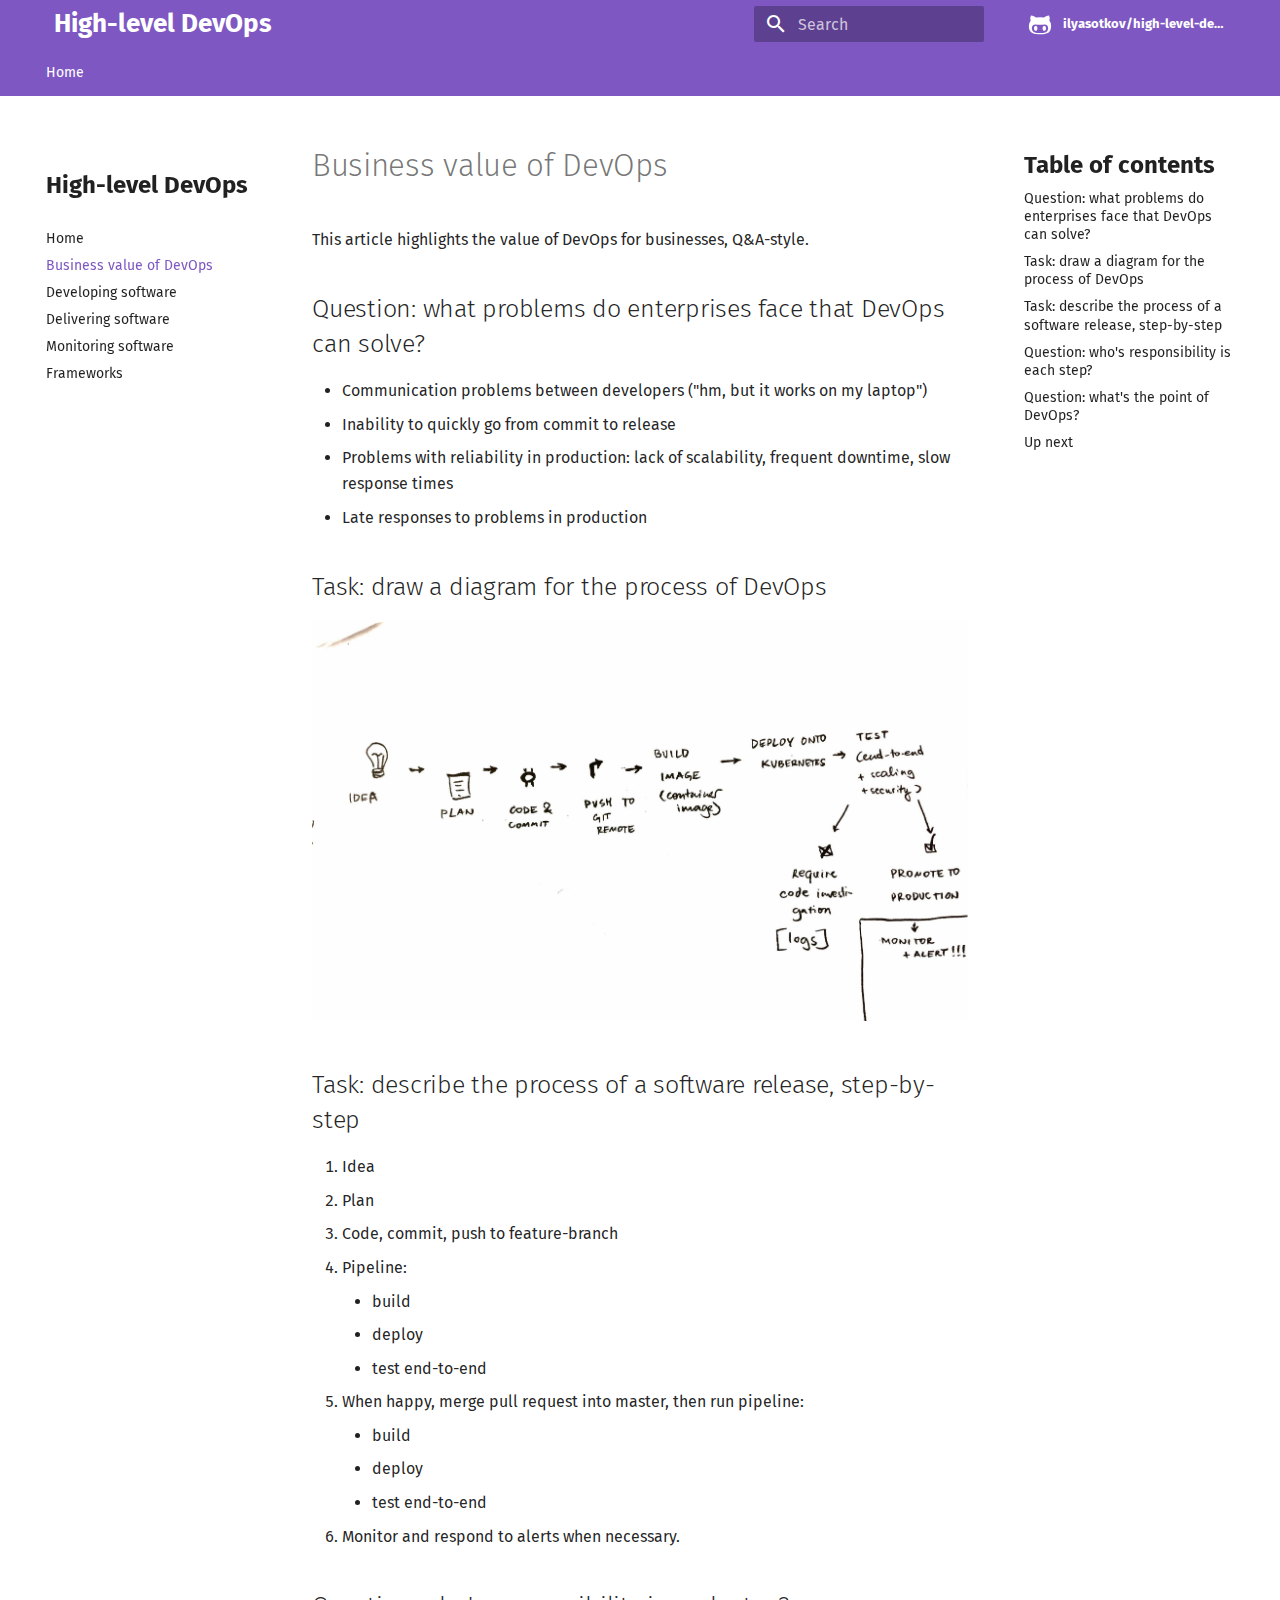
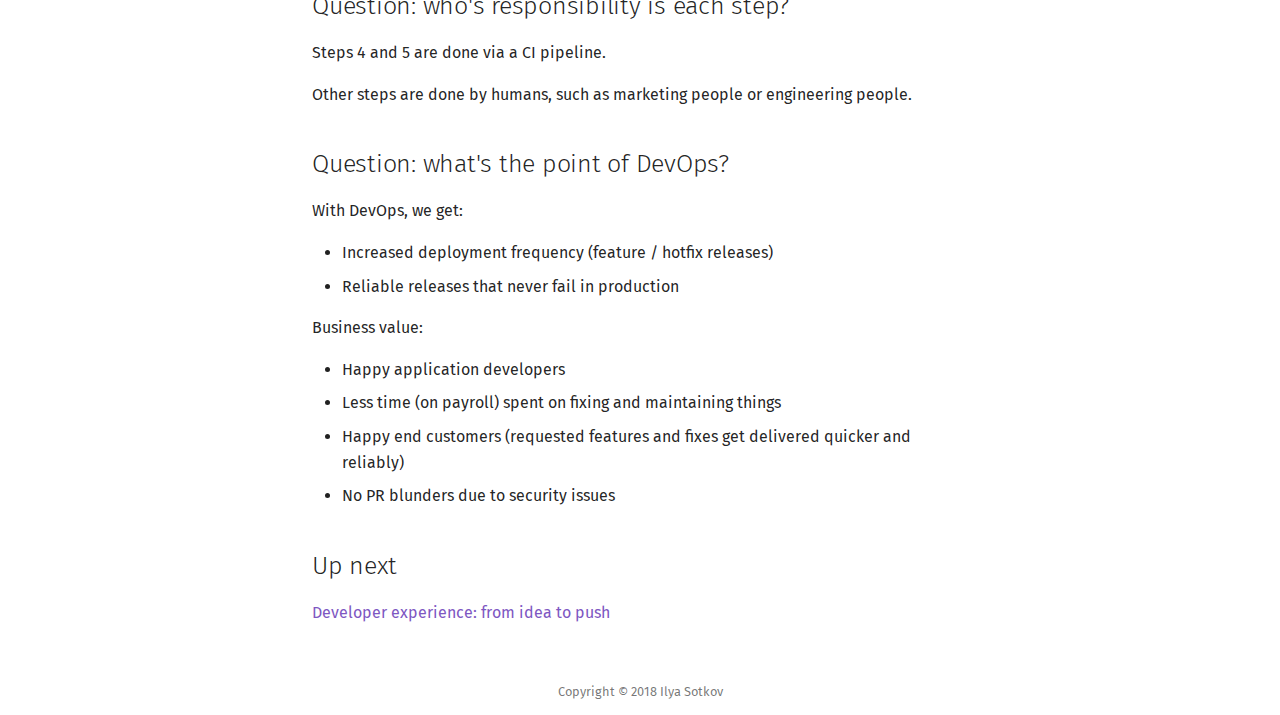
<file: introduction/index.html>
<!DOCTYPE html>
<html lang="en" class="no-js">
  <head>
    
      <meta charset="utf-8">
      <meta name="viewport" content="width=device-width,initial-scale=1">
      <meta http-equiv="x-ua-compatible" content="ie=edge">
      
      
      
      
        <meta name="lang:clipboard.copy" content="Copy to clipboard">
      
        <meta name="lang:clipboard.copied" content="Copied to clipboard">
      
        <meta name="lang:search.language" content="en">
      
        <meta name="lang:search.pipeline.stopwords" content="True">
      
        <meta name="lang:search.pipeline.trimmer" content="True">
      
        <meta name="lang:search.result.none" content="No matching documents">
      
        <meta name="lang:search.result.one" content="1 matching document">
      
        <meta name="lang:search.result.other" content="# matching documents">
      
        <meta name="lang:search.tokenizer" content="[\s\-]+">
      
      <link rel="shortcut icon" href="../assets/images/favicon.png">
      <meta name="generator" content="mkdocs-0.17.2, mkdocs-material-2.6.0">
    
    
      
        <title>Business value of DevOps - High-level DevOps</title>
      
    
    
      <link rel="stylesheet" href="../assets/stylesheets/application.aa3de92b.css">
      
        <link rel="stylesheet" href="../assets/stylesheets/application-palette.792431c1.css">
      
    
    
      <script src="../assets/javascripts/modernizr.1aa3b519.js"></script>
    
    
      
        <link rel="stylesheet" href="https://fonts.googleapis.com/css?family=Fira+Sans:300,400,400i,700|Roboto+Mono">
        <style>body,input{font-family:"Fira Sans","Helvetica Neue",Helvetica,Arial,sans-serif}code,kbd,pre{font-family:"Roboto Mono","Courier New",Courier,monospace}</style>
      
      <link rel="stylesheet" href="https://fonts.googleapis.com/icon?family=Material+Icons">
    
    
      <link rel="stylesheet" href="../css/extra.css">
    
    
  </head>
  
    
    
    <body dir="ltr" data-md-color-primary="deep-purple" data-md-color-accent="deep-purple">
  
    <svg class="md-svg">
      <defs>
        
        
          <svg xmlns="http://www.w3.org/2000/svg" width="416" height="448"
    viewBox="0 0 416 448" id="github">
  <path fill="currentColor" d="M160 304q0 10-3.125 20.5t-10.75 19-18.125
        8.5-18.125-8.5-10.75-19-3.125-20.5 3.125-20.5 10.75-19 18.125-8.5
        18.125 8.5 10.75 19 3.125 20.5zM320 304q0 10-3.125 20.5t-10.75
        19-18.125 8.5-18.125-8.5-10.75-19-3.125-20.5 3.125-20.5 10.75-19
        18.125-8.5 18.125 8.5 10.75 19 3.125 20.5zM360
        304q0-30-17.25-51t-46.75-21q-10.25 0-48.75 5.25-17.75 2.75-39.25
        2.75t-39.25-2.75q-38-5.25-48.75-5.25-29.5 0-46.75 21t-17.25 51q0 22 8
        38.375t20.25 25.75 30.5 15 35 7.375 37.25 1.75h42q20.5 0
        37.25-1.75t35-7.375 30.5-15 20.25-25.75 8-38.375zM416 260q0 51.75-15.25
        82.75-9.5 19.25-26.375 33.25t-35.25 21.5-42.5 11.875-42.875 5.5-41.75
        1.125q-19.5 0-35.5-0.75t-36.875-3.125-38.125-7.5-34.25-12.875-30.25-20.25-21.5-28.75q-15.5-30.75-15.5-82.75
        0-59.25 34-99-6.75-20.5-6.75-42.5 0-29 12.75-54.5 27 0 47.5 9.875t47.25
        30.875q36.75-8.75 77.25-8.75 37 0 70 8 26.25-20.5
        46.75-30.25t47.25-9.75q12.75 25.5 12.75 54.5 0 21.75-6.75 42 34 40 34
        99.5z" />
</svg>
        
      </defs>
    </svg>
    <input class="md-toggle" data-md-toggle="drawer" type="checkbox" id="drawer">
    <input class="md-toggle" data-md-toggle="search" type="checkbox" id="search">
    <label class="md-overlay" data-md-component="overlay" for="drawer"></label>
    
      <a href="#business-value-of-devops" tabindex="1" class="md-skip">
        Skip to content
      </a>
    
    
      <!--
  Copyright (c) 2016-2018 Martin Donath <martin.donath@squidfunk.com>
  Permission is hereby granted, free of charge, to any person obtaining a copy
  of this software and associated documentation files (the "Software"), to
  deal in the Software without restriction, including without limitation the
  rights to use, copy, modify, merge, publish, distribute, sublicense, and/or
  sell copies of the Software, and to permit persons to whom the Software is
  furnished to do so, subject to the following conditions:
  The above copyright notice and this permission notice shall be included in
  all copies or substantial portions of the Software.
  THE SOFTWARE IS PROVIDED "AS IS", WITHOUT WARRANTY OF ANY KIND, EXPRESS OR
  IMPLIED, INCLUDING BUT NOT LIMITED TO THE WARRANTIES OF MERCHANTABILITY,
  FITNESS FOR A PARTICULAR PURPOSE AND NON-INFRINGEMENT. IN NO EVENT SHALL THE
  AUTHORS OR COPYRIGHT HOLDERS BE LIABLE FOR ANY CLAIM, DAMAGES OR OTHER
  LIABILITY, WHETHER IN AN ACTION OF CONTRACT, TORT OR OTHERWISE, ARISING
  FROM, OUT OF OR IN CONNECTION WITH THE SOFTWARE OR THE USE OR OTHER DEALINGS
  IN THE SOFTWARE.
-->

<!-- Application header -->
<header class="md-header" data-md-component="header">

  <!-- Top-level navigation -->
  <nav class="md-header-nav md-grid">
    <div class="md-flex">
      <!-- Button to toggle drawer -->
      <div class="md-flex__cell md-flex__cell--shrink">
        <label class="md-icon md-icon--menu md-header-nav__button"
            for="drawer"></label>
      </div>

      <!-- Header title -->
      <div class="md-flex__cell md-flex__cell--stretch">
        <div class="md-flex__ellipsis md-header-nav__title"
            data-md-component="title">
          
            
              <a href=".." class="md-header-nav__topic">
                High-level DevOps
              </a>
              <a href="" class="md-header-nav__topic">
                Business value of DevOps
              </a>
            
          
        </div>
      </div>

      <!-- Button to open search dialogue -->
      <div class="md-flex__cell md-flex__cell--shrink">
        
          
            <label class="md-icon md-icon--search md-header-nav__button"
                for="search"></label>

            <!-- Search interface -->
            
<div class="md-search" data-md-component="search" role="dialog">
  <label class="md-search__overlay" for="search"></label>
  <div class="md-search__inner" role="search">
    <form class="md-search__form" name="search">
      <input type="text" class="md-search__input" name="query" placeholder="Search" autocapitalize="off" autocorrect="off" autocomplete="off" spellcheck="false" data-md-component="query" data-md-state="active">
      <label class="md-icon md-search__icon" for="search"></label>
      <button type="reset" class="md-icon md-search__icon" data-md-component="reset" tabindex="-1">
        &#xE5CD;
      </button>
    </form>
    <div class="md-search__output">
      <div class="md-search__scrollwrap" data-md-scrollfix>
        <div class="md-search-result" data-md-component="result">
          <div class="md-search-result__meta">
            Type to start searching
          </div>
          <ol class="md-search-result__list"></ol>
        </div>
      </div>
    </div>
  </div>
</div>
          
        
      </div>

      <!-- Repository containing source -->
      
        <div class="md-flex__cell md-flex__cell--shrink">
          <div class="md-header-nav__source">
            


  


  <a href="https://github.com/ilyasotkov/high-level-devops" title="Go to repository" class="md-source" data-md-source="github">
    
      <div class="md-source__icon">
        <svg viewBox="0 0 24 24" width="24" height="24">
          <use xlink:href="#github" width="24" height="24"></use>
        </svg>
      </div>
    
    <div class="md-source__repository">
      ilyasotkov/high-level-devops
    </div>
  </a>

          </div>
        </div>
      
    </div>
  </nav>
</header>
    
    <div class="md-container">
      
        
      
      
        

<nav class="md-tabs" data-md-component="tabs">
  <div class="md-tabs__inner md-grid">
    <ul class="md-tabs__list">
      
        
  <li class="md-tabs__item">
    
      <a href=".." title="Home" class="md-tabs__link md-tabs__link--active">
        Home
      </a>
    
  </li>

      
        
      
        
      
        
      
        
      
        
      
    </ul>
  </div>
</nav>
      
      <main class="md-main">
        <div class="md-main__inner md-grid" data-md-component="container">
          
            
              <div class="md-sidebar md-sidebar--primary" data-md-component="navigation">
                <div class="md-sidebar__scrollwrap">
                  <div class="md-sidebar__inner">
                    <nav class="md-nav md-nav--primary" data-md-level="0">
  <label class="md-nav__title md-nav__title--site" for="drawer">
    <span class="md-nav__button md-logo">
      
        <i class="md-icon">check_box</i>
      
    </span>
    High-level DevOps
  </label>
  
    <div class="md-nav__source">
      


  


  <a href="https://github.com/ilyasotkov/high-level-devops" title="Go to repository" class="md-source" data-md-source="github">
    
      <div class="md-source__icon">
        <svg viewBox="0 0 24 24" width="24" height="24">
          <use xlink:href="#github" width="24" height="24"></use>
        </svg>
      </div>
    
    <div class="md-source__repository">
      ilyasotkov/high-level-devops
    </div>
  </a>

    </div>
  
  <ul class="md-nav__list" data-md-scrollfix>
    
      
      
      


  <li class="md-nav__item">
    <a href=".." title="Home" class="md-nav__link">
      Home
    </a>
  </li>

    
      
      
      

  


  <li class="md-nav__item md-nav__item--active">
    
    <input class="md-toggle md-nav__toggle" data-md-toggle="toc" type="checkbox" id="toc">
    
      
    
    
      <label class="md-nav__link md-nav__link--active" for="toc">
        Business value of DevOps
      </label>
    
    <a href="./" title="Business value of DevOps" class="md-nav__link md-nav__link--active">
      Business value of DevOps
    </a>
    
      
<nav class="md-nav md-nav--secondary">
  
  
    
  
  
    <label class="md-nav__title" for="toc">Table of contents</label>
    <ul class="md-nav__list" data-md-scrollfix>
      
        <li class="md-nav__item">
  <a href="#question-what-problems-do-enterprises-face-that-devops-can-solve" title="Question: what problems do enterprises face that DevOps can solve?" class="md-nav__link">
    Question: what problems do enterprises face that DevOps can solve?
  </a>
  
</li>
      
        <li class="md-nav__item">
  <a href="#task-draw-a-diagram-for-the-process-of-devops" title="Task: draw a diagram for the process of DevOps" class="md-nav__link">
    Task: draw a diagram for the process of DevOps
  </a>
  
</li>
      
        <li class="md-nav__item">
  <a href="#task-describe-the-process-of-a-software-release-step-by-step" title="Task: describe the process of a software release, step-by-step" class="md-nav__link">
    Task: describe the process of a software release, step-by-step
  </a>
  
</li>
      
        <li class="md-nav__item">
  <a href="#question-whos-responsibility-is-each-step" title="Question: who's responsibility is each step?" class="md-nav__link">
    Question: who's responsibility is each step?
  </a>
  
</li>
      
        <li class="md-nav__item">
  <a href="#question-whats-the-point-of-devops" title="Question: what's the point of DevOps?" class="md-nav__link">
    Question: what's the point of DevOps?
  </a>
  
</li>
      
        <li class="md-nav__item">
  <a href="#up-next" title="Up next" class="md-nav__link">
    Up next
  </a>
  
</li>
      
      
      
    </ul>
  
</nav>
    
  </li>

    
      
      
      


  <li class="md-nav__item">
    <a href="../development/" title="Developing software" class="md-nav__link">
      Developing software
    </a>
  </li>

    
      
      
      


  <li class="md-nav__item">
    <a href="../delivery/" title="Delivering software" class="md-nav__link">
      Delivering software
    </a>
  </li>

    
      
      
      


  <li class="md-nav__item">
    <a href="../monitoring/" title="Monitoring software" class="md-nav__link">
      Monitoring software
    </a>
  </li>

    
      
      
      


  <li class="md-nav__item">
    <a href="../development/frameworks/" title="Frameworks" class="md-nav__link">
      Frameworks
    </a>
  </li>

    
  </ul>
</nav>
                  </div>
                </div>
              </div>
            
            
              <div class="md-sidebar md-sidebar--secondary" data-md-component="toc">
                <div class="md-sidebar__scrollwrap">
                  <div class="md-sidebar__inner">
                    
<nav class="md-nav md-nav--secondary">
  
  
    
  
  
    <label class="md-nav__title" for="toc">Table of contents</label>
    <ul class="md-nav__list" data-md-scrollfix>
      
        <li class="md-nav__item">
  <a href="#question-what-problems-do-enterprises-face-that-devops-can-solve" title="Question: what problems do enterprises face that DevOps can solve?" class="md-nav__link">
    Question: what problems do enterprises face that DevOps can solve?
  </a>
  
</li>
      
        <li class="md-nav__item">
  <a href="#task-draw-a-diagram-for-the-process-of-devops" title="Task: draw a diagram for the process of DevOps" class="md-nav__link">
    Task: draw a diagram for the process of DevOps
  </a>
  
</li>
      
        <li class="md-nav__item">
  <a href="#task-describe-the-process-of-a-software-release-step-by-step" title="Task: describe the process of a software release, step-by-step" class="md-nav__link">
    Task: describe the process of a software release, step-by-step
  </a>
  
</li>
      
        <li class="md-nav__item">
  <a href="#question-whos-responsibility-is-each-step" title="Question: who's responsibility is each step?" class="md-nav__link">
    Question: who's responsibility is each step?
  </a>
  
</li>
      
        <li class="md-nav__item">
  <a href="#question-whats-the-point-of-devops" title="Question: what's the point of DevOps?" class="md-nav__link">
    Question: what's the point of DevOps?
  </a>
  
</li>
      
        <li class="md-nav__item">
  <a href="#up-next" title="Up next" class="md-nav__link">
    Up next
  </a>
  
</li>
      
      
      
    </ul>
  
</nav>
                  </div>
                </div>
              </div>
            
          
          <div class="md-content">
            <article class="md-content__inner md-typeset">
              
                
                
                <h1 id="business-value-of-devops">Business value of DevOps</h1>
<p>This article highlights the value of DevOps for businesses, Q&amp;A-style.</p>
<h2 id="question-what-problems-do-enterprises-face-that-devops-can-solve">Question: what problems do enterprises face that DevOps can solve?</h2>
<ul>
<li>Communication problems between developers ("hm, but it works on my laptop")</li>
<li>Inability to quickly go from commit to release</li>
<li>Problems with reliability in production: lack of scalability, frequent downtime, slow response times</li>
<li>Late responses to problems in production</li>
</ul>
<h2 id="task-draw-a-diagram-for-the-process-of-devops">Task: draw a diagram for the process of DevOps</h2>
<p><img alt="The process of turning an idea into reality" src="./img/devops-process.jpg" /></p>
<h2 id="task-describe-the-process-of-a-software-release-step-by-step">Task: describe the process of a software release, step-by-step</h2>
<ol>
<li>
<p>Idea</p>
</li>
<li>
<p>Plan</p>
</li>
<li>
<p>Code, commit, push to feature-branch</p>
</li>
<li>
<p>Pipeline:</p>
<ul>
<li>build</li>
<li>deploy</li>
<li>test end-to-end</li>
</ul>
</li>
<li>
<p>When happy, merge pull request into master, then run pipeline:</p>
<ul>
<li>build</li>
<li>deploy</li>
<li>test end-to-end</li>
</ul>
</li>
<li>
<p>Monitor and respond to alerts when necessary.</p>
</li>
</ol>
<h2 id="question-whos-responsibility-is-each-step">Question: who's responsibility is each step?</h2>
<p>Steps 4 and 5 are done via a CI pipeline.</p>
<p>Other steps are done by humans, such as marketing people or engineering people.</p>
<h2 id="question-whats-the-point-of-devops">Question: what's the point of DevOps?</h2>
<p>With DevOps, we get:</p>
<ul>
<li>Increased deployment frequency (feature / hotfix releases)</li>
<li>Reliable releases that never fail in production</li>
</ul>
<p>Business value:</p>
<ul>
<li>Happy application developers</li>
<li>Less time (on payroll) spent on fixing and maintaining things</li>
<li>Happy end customers (requested features and fixes get delivered quicker and reliably)</li>
<li>No PR blunders due to security issues</li>
</ul>
<h2 id="up-next">Up next</h2>
<p><a href="../development">Developer experience: from idea to push</a></p>
                
                  
                
              
              
                
              
            </article>
          </div>
        </div>
      </main>
      
        

<!-- Application footer -->
<footer class="md-footer">

  <!-- Further information -->
  <div class="md-footer-meta md-typeset">
    <div class="md-footer-meta__inner md-grid">

      <!-- Copyright and theme information -->
      <div class="md-footer-copyright">
        
          <div class="md-footer-copyright__highlight">
            Copyright &copy; 2018 Ilya Sotkov
          </div>
        
      </div>

      <!-- Social links -->
      
        
      
    </div>
  </div>
</footer>
      
    </div>
    
      <script src="../assets/javascripts/application.9fb73e57.js"></script>
      
      <script>app.initialize({version:"0.17.2",url:{base:".."}})</script>
      
    
    
      
    
  </body>
</html>
</file>
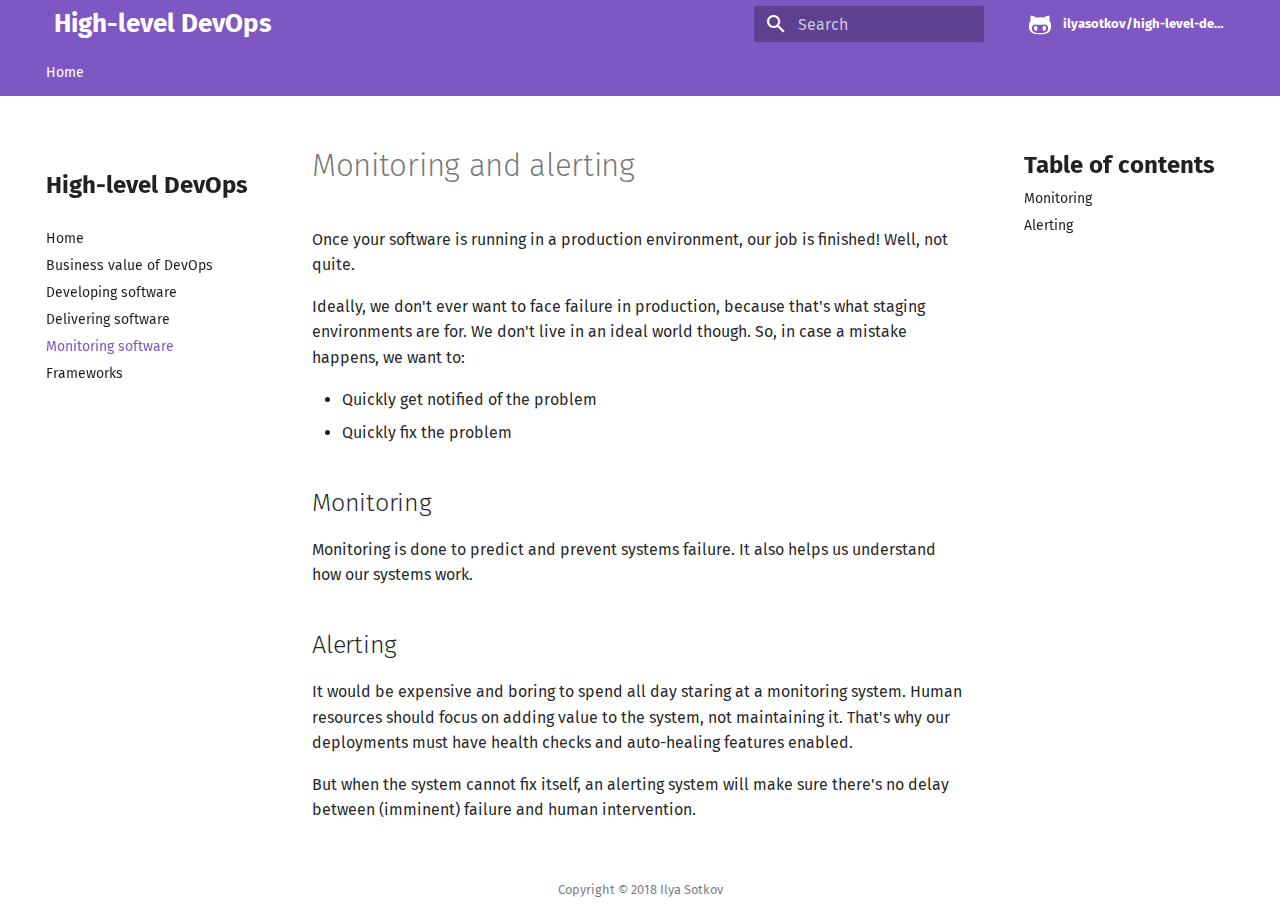
<file: monitoring/index.html>
<!DOCTYPE html>
<html lang="en" class="no-js">
  <head>
    
      <meta charset="utf-8">
      <meta name="viewport" content="width=device-width,initial-scale=1">
      <meta http-equiv="x-ua-compatible" content="ie=edge">
      
      
      
      
        <meta name="lang:clipboard.copy" content="Copy to clipboard">
      
        <meta name="lang:clipboard.copied" content="Copied to clipboard">
      
        <meta name="lang:search.language" content="en">
      
        <meta name="lang:search.pipeline.stopwords" content="True">
      
        <meta name="lang:search.pipeline.trimmer" content="True">
      
        <meta name="lang:search.result.none" content="No matching documents">
      
        <meta name="lang:search.result.one" content="1 matching document">
      
        <meta name="lang:search.result.other" content="# matching documents">
      
        <meta name="lang:search.tokenizer" content="[\s\-]+">
      
      <link rel="shortcut icon" href="../assets/images/favicon.png">
      <meta name="generator" content="mkdocs-0.17.2, mkdocs-material-2.6.0">
    
    
      
        <title>Monitoring software - High-level DevOps</title>
      
    
    
      <link rel="stylesheet" href="../assets/stylesheets/application.aa3de92b.css">
      
        <link rel="stylesheet" href="../assets/stylesheets/application-palette.792431c1.css">
      
    
    
      <script src="../assets/javascripts/modernizr.1aa3b519.js"></script>
    
    
      
        <link rel="stylesheet" href="https://fonts.googleapis.com/css?family=Fira+Sans:300,400,400i,700|Roboto+Mono">
        <style>body,input{font-family:"Fira Sans","Helvetica Neue",Helvetica,Arial,sans-serif}code,kbd,pre{font-family:"Roboto Mono","Courier New",Courier,monospace}</style>
      
      <link rel="stylesheet" href="https://fonts.googleapis.com/icon?family=Material+Icons">
    
    
      <link rel="stylesheet" href="../css/extra.css">
    
    
  </head>
  
    
    
    <body dir="ltr" data-md-color-primary="deep-purple" data-md-color-accent="deep-purple">
  
    <svg class="md-svg">
      <defs>
        
        
          <svg xmlns="http://www.w3.org/2000/svg" width="416" height="448"
    viewBox="0 0 416 448" id="github">
  <path fill="currentColor" d="M160 304q0 10-3.125 20.5t-10.75 19-18.125
        8.5-18.125-8.5-10.75-19-3.125-20.5 3.125-20.5 10.75-19 18.125-8.5
        18.125 8.5 10.75 19 3.125 20.5zM320 304q0 10-3.125 20.5t-10.75
        19-18.125 8.5-18.125-8.5-10.75-19-3.125-20.5 3.125-20.5 10.75-19
        18.125-8.5 18.125 8.5 10.75 19 3.125 20.5zM360
        304q0-30-17.25-51t-46.75-21q-10.25 0-48.75 5.25-17.75 2.75-39.25
        2.75t-39.25-2.75q-38-5.25-48.75-5.25-29.5 0-46.75 21t-17.25 51q0 22 8
        38.375t20.25 25.75 30.5 15 35 7.375 37.25 1.75h42q20.5 0
        37.25-1.75t35-7.375 30.5-15 20.25-25.75 8-38.375zM416 260q0 51.75-15.25
        82.75-9.5 19.25-26.375 33.25t-35.25 21.5-42.5 11.875-42.875 5.5-41.75
        1.125q-19.5 0-35.5-0.75t-36.875-3.125-38.125-7.5-34.25-12.875-30.25-20.25-21.5-28.75q-15.5-30.75-15.5-82.75
        0-59.25 34-99-6.75-20.5-6.75-42.5 0-29 12.75-54.5 27 0 47.5 9.875t47.25
        30.875q36.75-8.75 77.25-8.75 37 0 70 8 26.25-20.5
        46.75-30.25t47.25-9.75q12.75 25.5 12.75 54.5 0 21.75-6.75 42 34 40 34
        99.5z" />
</svg>
        
      </defs>
    </svg>
    <input class="md-toggle" data-md-toggle="drawer" type="checkbox" id="drawer">
    <input class="md-toggle" data-md-toggle="search" type="checkbox" id="search">
    <label class="md-overlay" data-md-component="overlay" for="drawer"></label>
    
      <a href="#monitoring-and-alerting" tabindex="1" class="md-skip">
        Skip to content
      </a>
    
    
      <!--
  Copyright (c) 2016-2018 Martin Donath <martin.donath@squidfunk.com>
  Permission is hereby granted, free of charge, to any person obtaining a copy
  of this software and associated documentation files (the "Software"), to
  deal in the Software without restriction, including without limitation the
  rights to use, copy, modify, merge, publish, distribute, sublicense, and/or
  sell copies of the Software, and to permit persons to whom the Software is
  furnished to do so, subject to the following conditions:
  The above copyright notice and this permission notice shall be included in
  all copies or substantial portions of the Software.
  THE SOFTWARE IS PROVIDED "AS IS", WITHOUT WARRANTY OF ANY KIND, EXPRESS OR
  IMPLIED, INCLUDING BUT NOT LIMITED TO THE WARRANTIES OF MERCHANTABILITY,
  FITNESS FOR A PARTICULAR PURPOSE AND NON-INFRINGEMENT. IN NO EVENT SHALL THE
  AUTHORS OR COPYRIGHT HOLDERS BE LIABLE FOR ANY CLAIM, DAMAGES OR OTHER
  LIABILITY, WHETHER IN AN ACTION OF CONTRACT, TORT OR OTHERWISE, ARISING
  FROM, OUT OF OR IN CONNECTION WITH THE SOFTWARE OR THE USE OR OTHER DEALINGS
  IN THE SOFTWARE.
-->

<!-- Application header -->
<header class="md-header" data-md-component="header">

  <!-- Top-level navigation -->
  <nav class="md-header-nav md-grid">
    <div class="md-flex">
      <!-- Button to toggle drawer -->
      <div class="md-flex__cell md-flex__cell--shrink">
        <label class="md-icon md-icon--menu md-header-nav__button"
            for="drawer"></label>
      </div>

      <!-- Header title -->
      <div class="md-flex__cell md-flex__cell--stretch">
        <div class="md-flex__ellipsis md-header-nav__title"
            data-md-component="title">
          
            
              <a href=".." class="md-header-nav__topic">
                High-level DevOps
              </a>
              <a href="" class="md-header-nav__topic">
                Monitoring software
              </a>
            
          
        </div>
      </div>

      <!-- Button to open search dialogue -->
      <div class="md-flex__cell md-flex__cell--shrink">
        
          
            <label class="md-icon md-icon--search md-header-nav__button"
                for="search"></label>

            <!-- Search interface -->
            
<div class="md-search" data-md-component="search" role="dialog">
  <label class="md-search__overlay" for="search"></label>
  <div class="md-search__inner" role="search">
    <form class="md-search__form" name="search">
      <input type="text" class="md-search__input" name="query" placeholder="Search" autocapitalize="off" autocorrect="off" autocomplete="off" spellcheck="false" data-md-component="query" data-md-state="active">
      <label class="md-icon md-search__icon" for="search"></label>
      <button type="reset" class="md-icon md-search__icon" data-md-component="reset" tabindex="-1">
        &#xE5CD;
      </button>
    </form>
    <div class="md-search__output">
      <div class="md-search__scrollwrap" data-md-scrollfix>
        <div class="md-search-result" data-md-component="result">
          <div class="md-search-result__meta">
            Type to start searching
          </div>
          <ol class="md-search-result__list"></ol>
        </div>
      </div>
    </div>
  </div>
</div>
          
        
      </div>

      <!-- Repository containing source -->
      
        <div class="md-flex__cell md-flex__cell--shrink">
          <div class="md-header-nav__source">
            


  


  <a href="https://github.com/ilyasotkov/high-level-devops" title="Go to repository" class="md-source" data-md-source="github">
    
      <div class="md-source__icon">
        <svg viewBox="0 0 24 24" width="24" height="24">
          <use xlink:href="#github" width="24" height="24"></use>
        </svg>
      </div>
    
    <div class="md-source__repository">
      ilyasotkov/high-level-devops
    </div>
  </a>

          </div>
        </div>
      
    </div>
  </nav>
</header>
    
    <div class="md-container">
      
        
      
      
        

<nav class="md-tabs" data-md-component="tabs">
  <div class="md-tabs__inner md-grid">
    <ul class="md-tabs__list">
      
        
  <li class="md-tabs__item">
    
      <a href=".." title="Home" class="md-tabs__link md-tabs__link--active">
        Home
      </a>
    
  </li>

      
        
      
        
      
        
      
        
      
        
      
    </ul>
  </div>
</nav>
      
      <main class="md-main">
        <div class="md-main__inner md-grid" data-md-component="container">
          
            
              <div class="md-sidebar md-sidebar--primary" data-md-component="navigation">
                <div class="md-sidebar__scrollwrap">
                  <div class="md-sidebar__inner">
                    <nav class="md-nav md-nav--primary" data-md-level="0">
  <label class="md-nav__title md-nav__title--site" for="drawer">
    <span class="md-nav__button md-logo">
      
        <i class="md-icon">check_box</i>
      
    </span>
    High-level DevOps
  </label>
  
    <div class="md-nav__source">
      


  


  <a href="https://github.com/ilyasotkov/high-level-devops" title="Go to repository" class="md-source" data-md-source="github">
    
      <div class="md-source__icon">
        <svg viewBox="0 0 24 24" width="24" height="24">
          <use xlink:href="#github" width="24" height="24"></use>
        </svg>
      </div>
    
    <div class="md-source__repository">
      ilyasotkov/high-level-devops
    </div>
  </a>

    </div>
  
  <ul class="md-nav__list" data-md-scrollfix>
    
      
      
      


  <li class="md-nav__item">
    <a href=".." title="Home" class="md-nav__link">
      Home
    </a>
  </li>

    
      
      
      


  <li class="md-nav__item">
    <a href="../introduction/" title="Business value of DevOps" class="md-nav__link">
      Business value of DevOps
    </a>
  </li>

    
      
      
      


  <li class="md-nav__item">
    <a href="../development/" title="Developing software" class="md-nav__link">
      Developing software
    </a>
  </li>

    
      
      
      


  <li class="md-nav__item">
    <a href="../delivery/" title="Delivering software" class="md-nav__link">
      Delivering software
    </a>
  </li>

    
      
      
      

  


  <li class="md-nav__item md-nav__item--active">
    
    <input class="md-toggle md-nav__toggle" data-md-toggle="toc" type="checkbox" id="toc">
    
      
    
    
      <label class="md-nav__link md-nav__link--active" for="toc">
        Monitoring software
      </label>
    
    <a href="./" title="Monitoring software" class="md-nav__link md-nav__link--active">
      Monitoring software
    </a>
    
      
<nav class="md-nav md-nav--secondary">
  
  
    
  
  
    <label class="md-nav__title" for="toc">Table of contents</label>
    <ul class="md-nav__list" data-md-scrollfix>
      
        <li class="md-nav__item">
  <a href="#monitoring" title="Monitoring" class="md-nav__link">
    Monitoring
  </a>
  
</li>
      
        <li class="md-nav__item">
  <a href="#alerting" title="Alerting" class="md-nav__link">
    Alerting
  </a>
  
</li>
      
      
      
    </ul>
  
</nav>
    
  </li>

    
      
      
      


  <li class="md-nav__item">
    <a href="../development/frameworks/" title="Frameworks" class="md-nav__link">
      Frameworks
    </a>
  </li>

    
  </ul>
</nav>
                  </div>
                </div>
              </div>
            
            
              <div class="md-sidebar md-sidebar--secondary" data-md-component="toc">
                <div class="md-sidebar__scrollwrap">
                  <div class="md-sidebar__inner">
                    
<nav class="md-nav md-nav--secondary">
  
  
    
  
  
    <label class="md-nav__title" for="toc">Table of contents</label>
    <ul class="md-nav__list" data-md-scrollfix>
      
        <li class="md-nav__item">
  <a href="#monitoring" title="Monitoring" class="md-nav__link">
    Monitoring
  </a>
  
</li>
      
        <li class="md-nav__item">
  <a href="#alerting" title="Alerting" class="md-nav__link">
    Alerting
  </a>
  
</li>
      
      
      
    </ul>
  
</nav>
                  </div>
                </div>
              </div>
            
          
          <div class="md-content">
            <article class="md-content__inner md-typeset">
              
                
                
                <h1 id="monitoring-and-alerting">Monitoring and alerting</h1>
<p>Once your software is running in a production environment, our job is finished! Well, not quite.</p>
<p>Ideally, we don't ever want to face failure in production, because that's what staging environments are for. We don't live in an ideal world though. So, in case a mistake happens, we want to:</p>
<ul>
<li>Quickly get notified of the problem</li>
<li>Quickly fix the problem</li>
</ul>
<h2 id="monitoring">Monitoring</h2>
<p>Monitoring is done to predict and prevent systems failure. It also helps us understand how our systems work.</p>
<h2 id="alerting">Alerting</h2>
<p>It would be expensive and boring to spend all day staring at a monitoring system. Human resources should focus on adding value to the system, not maintaining it. That's why our deployments must have health checks and auto-healing features enabled.</p>
<p>But when the system cannot fix itself, an alerting system will make sure there's no delay between (imminent) failure and human intervention.</p>
                
                  
                
              
              
                
              
            </article>
          </div>
        </div>
      </main>
      
        

<!-- Application footer -->
<footer class="md-footer">

  <!-- Further information -->
  <div class="md-footer-meta md-typeset">
    <div class="md-footer-meta__inner md-grid">

      <!-- Copyright and theme information -->
      <div class="md-footer-copyright">
        
          <div class="md-footer-copyright__highlight">
            Copyright &copy; 2018 Ilya Sotkov
          </div>
        
      </div>

      <!-- Social links -->
      
        
      
    </div>
  </div>
</footer>
      
    </div>
    
      <script src="../assets/javascripts/application.9fb73e57.js"></script>
      
      <script>app.initialize({version:"0.17.2",url:{base:".."}})</script>
      
    
    
      
    
  </body>
</html>
</file>
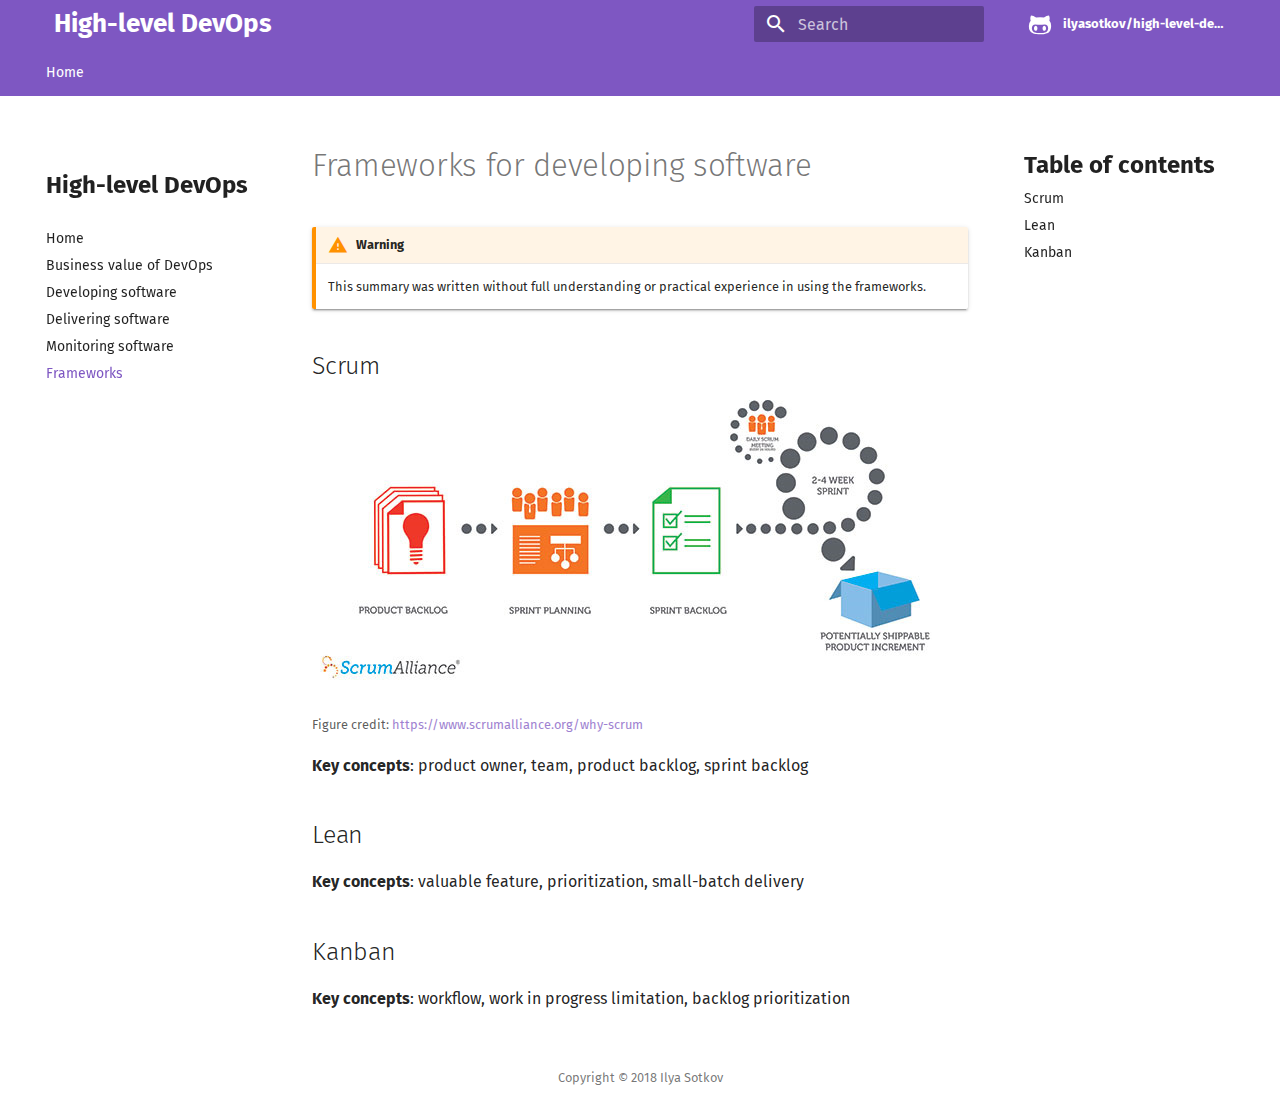
<file: development/frameworks/index.html>
<!DOCTYPE html>
<html lang="en" class="no-js">
  <head>
    
      <meta charset="utf-8">
      <meta name="viewport" content="width=device-width,initial-scale=1">
      <meta http-equiv="x-ua-compatible" content="ie=edge">
      
      
      
      
        <meta name="lang:clipboard.copy" content="Copy to clipboard">
      
        <meta name="lang:clipboard.copied" content="Copied to clipboard">
      
        <meta name="lang:search.language" content="en">
      
        <meta name="lang:search.pipeline.stopwords" content="True">
      
        <meta name="lang:search.pipeline.trimmer" content="True">
      
        <meta name="lang:search.result.none" content="No matching documents">
      
        <meta name="lang:search.result.one" content="1 matching document">
      
        <meta name="lang:search.result.other" content="# matching documents">
      
        <meta name="lang:search.tokenizer" content="[\s\-]+">
      
      <link rel="shortcut icon" href="../../assets/images/favicon.png">
      <meta name="generator" content="mkdocs-0.17.2, mkdocs-material-2.6.0">
    
    
      
        <title>Frameworks - High-level DevOps</title>
      
    
    
      <link rel="stylesheet" href="../../assets/stylesheets/application.aa3de92b.css">
      
        <link rel="stylesheet" href="../../assets/stylesheets/application-palette.792431c1.css">
      
    
    
      <script src="../../assets/javascripts/modernizr.1aa3b519.js"></script>
    
    
      
        <link rel="stylesheet" href="https://fonts.googleapis.com/css?family=Fira+Sans:300,400,400i,700|Roboto+Mono">
        <style>body,input{font-family:"Fira Sans","Helvetica Neue",Helvetica,Arial,sans-serif}code,kbd,pre{font-family:"Roboto Mono","Courier New",Courier,monospace}</style>
      
      <link rel="stylesheet" href="https://fonts.googleapis.com/icon?family=Material+Icons">
    
    
      <link rel="stylesheet" href="../../css/extra.css">
    
    
  </head>
  
    
    
    <body dir="ltr" data-md-color-primary="deep-purple" data-md-color-accent="deep-purple">
  
    <svg class="md-svg">
      <defs>
        
        
          <svg xmlns="http://www.w3.org/2000/svg" width="416" height="448"
    viewBox="0 0 416 448" id="github">
  <path fill="currentColor" d="M160 304q0 10-3.125 20.5t-10.75 19-18.125
        8.5-18.125-8.5-10.75-19-3.125-20.5 3.125-20.5 10.75-19 18.125-8.5
        18.125 8.5 10.75 19 3.125 20.5zM320 304q0 10-3.125 20.5t-10.75
        19-18.125 8.5-18.125-8.5-10.75-19-3.125-20.5 3.125-20.5 10.75-19
        18.125-8.5 18.125 8.5 10.75 19 3.125 20.5zM360
        304q0-30-17.25-51t-46.75-21q-10.25 0-48.75 5.25-17.75 2.75-39.25
        2.75t-39.25-2.75q-38-5.25-48.75-5.25-29.5 0-46.75 21t-17.25 51q0 22 8
        38.375t20.25 25.75 30.5 15 35 7.375 37.25 1.75h42q20.5 0
        37.25-1.75t35-7.375 30.5-15 20.25-25.75 8-38.375zM416 260q0 51.75-15.25
        82.75-9.5 19.25-26.375 33.25t-35.25 21.5-42.5 11.875-42.875 5.5-41.75
        1.125q-19.5 0-35.5-0.75t-36.875-3.125-38.125-7.5-34.25-12.875-30.25-20.25-21.5-28.75q-15.5-30.75-15.5-82.75
        0-59.25 34-99-6.75-20.5-6.75-42.5 0-29 12.75-54.5 27 0 47.5 9.875t47.25
        30.875q36.75-8.75 77.25-8.75 37 0 70 8 26.25-20.5
        46.75-30.25t47.25-9.75q12.75 25.5 12.75 54.5 0 21.75-6.75 42 34 40 34
        99.5z" />
</svg>
        
      </defs>
    </svg>
    <input class="md-toggle" data-md-toggle="drawer" type="checkbox" id="drawer">
    <input class="md-toggle" data-md-toggle="search" type="checkbox" id="search">
    <label class="md-overlay" data-md-component="overlay" for="drawer"></label>
    
      <a href="#frameworks-for-developing-software" tabindex="1" class="md-skip">
        Skip to content
      </a>
    
    
      <!--
  Copyright (c) 2016-2018 Martin Donath <martin.donath@squidfunk.com>
  Permission is hereby granted, free of charge, to any person obtaining a copy
  of this software and associated documentation files (the "Software"), to
  deal in the Software without restriction, including without limitation the
  rights to use, copy, modify, merge, publish, distribute, sublicense, and/or
  sell copies of the Software, and to permit persons to whom the Software is
  furnished to do so, subject to the following conditions:
  The above copyright notice and this permission notice shall be included in
  all copies or substantial portions of the Software.
  THE SOFTWARE IS PROVIDED "AS IS", WITHOUT WARRANTY OF ANY KIND, EXPRESS OR
  IMPLIED, INCLUDING BUT NOT LIMITED TO THE WARRANTIES OF MERCHANTABILITY,
  FITNESS FOR A PARTICULAR PURPOSE AND NON-INFRINGEMENT. IN NO EVENT SHALL THE
  AUTHORS OR COPYRIGHT HOLDERS BE LIABLE FOR ANY CLAIM, DAMAGES OR OTHER
  LIABILITY, WHETHER IN AN ACTION OF CONTRACT, TORT OR OTHERWISE, ARISING
  FROM, OUT OF OR IN CONNECTION WITH THE SOFTWARE OR THE USE OR OTHER DEALINGS
  IN THE SOFTWARE.
-->

<!-- Application header -->
<header class="md-header" data-md-component="header">

  <!-- Top-level navigation -->
  <nav class="md-header-nav md-grid">
    <div class="md-flex">
      <!-- Button to toggle drawer -->
      <div class="md-flex__cell md-flex__cell--shrink">
        <label class="md-icon md-icon--menu md-header-nav__button"
            for="drawer"></label>
      </div>

      <!-- Header title -->
      <div class="md-flex__cell md-flex__cell--stretch">
        <div class="md-flex__ellipsis md-header-nav__title"
            data-md-component="title">
          
            
              <a href="../.." class="md-header-nav__topic">
                High-level DevOps
              </a>
              <a href="" class="md-header-nav__topic">
                Frameworks
              </a>
            
          
        </div>
      </div>

      <!-- Button to open search dialogue -->
      <div class="md-flex__cell md-flex__cell--shrink">
        
          
            <label class="md-icon md-icon--search md-header-nav__button"
                for="search"></label>

            <!-- Search interface -->
            
<div class="md-search" data-md-component="search" role="dialog">
  <label class="md-search__overlay" for="search"></label>
  <div class="md-search__inner" role="search">
    <form class="md-search__form" name="search">
      <input type="text" class="md-search__input" name="query" placeholder="Search" autocapitalize="off" autocorrect="off" autocomplete="off" spellcheck="false" data-md-component="query" data-md-state="active">
      <label class="md-icon md-search__icon" for="search"></label>
      <button type="reset" class="md-icon md-search__icon" data-md-component="reset" tabindex="-1">
        &#xE5CD;
      </button>
    </form>
    <div class="md-search__output">
      <div class="md-search__scrollwrap" data-md-scrollfix>
        <div class="md-search-result" data-md-component="result">
          <div class="md-search-result__meta">
            Type to start searching
          </div>
          <ol class="md-search-result__list"></ol>
        </div>
      </div>
    </div>
  </div>
</div>
          
        
      </div>

      <!-- Repository containing source -->
      
        <div class="md-flex__cell md-flex__cell--shrink">
          <div class="md-header-nav__source">
            


  


  <a href="https://github.com/ilyasotkov/high-level-devops" title="Go to repository" class="md-source" data-md-source="github">
    
      <div class="md-source__icon">
        <svg viewBox="0 0 24 24" width="24" height="24">
          <use xlink:href="#github" width="24" height="24"></use>
        </svg>
      </div>
    
    <div class="md-source__repository">
      ilyasotkov/high-level-devops
    </div>
  </a>

          </div>
        </div>
      
    </div>
  </nav>
</header>
    
    <div class="md-container">
      
        
      
      
        

<nav class="md-tabs" data-md-component="tabs">
  <div class="md-tabs__inner md-grid">
    <ul class="md-tabs__list">
      
        
  <li class="md-tabs__item">
    
      <a href="../.." title="Home" class="md-tabs__link md-tabs__link--active">
        Home
      </a>
    
  </li>

      
        
      
        
      
        
      
        
      
        
      
    </ul>
  </div>
</nav>
      
      <main class="md-main">
        <div class="md-main__inner md-grid" data-md-component="container">
          
            
              <div class="md-sidebar md-sidebar--primary" data-md-component="navigation">
                <div class="md-sidebar__scrollwrap">
                  <div class="md-sidebar__inner">
                    <nav class="md-nav md-nav--primary" data-md-level="0">
  <label class="md-nav__title md-nav__title--site" for="drawer">
    <span class="md-nav__button md-logo">
      
        <i class="md-icon">check_box</i>
      
    </span>
    High-level DevOps
  </label>
  
    <div class="md-nav__source">
      


  


  <a href="https://github.com/ilyasotkov/high-level-devops" title="Go to repository" class="md-source" data-md-source="github">
    
      <div class="md-source__icon">
        <svg viewBox="0 0 24 24" width="24" height="24">
          <use xlink:href="#github" width="24" height="24"></use>
        </svg>
      </div>
    
    <div class="md-source__repository">
      ilyasotkov/high-level-devops
    </div>
  </a>

    </div>
  
  <ul class="md-nav__list" data-md-scrollfix>
    
      
      
      


  <li class="md-nav__item">
    <a href="../.." title="Home" class="md-nav__link">
      Home
    </a>
  </li>

    
      
      
      


  <li class="md-nav__item">
    <a href="../../introduction/" title="Business value of DevOps" class="md-nav__link">
      Business value of DevOps
    </a>
  </li>

    
      
      
      


  <li class="md-nav__item">
    <a href="../" title="Developing software" class="md-nav__link">
      Developing software
    </a>
  </li>

    
      
      
      


  <li class="md-nav__item">
    <a href="../../delivery/" title="Delivering software" class="md-nav__link">
      Delivering software
    </a>
  </li>

    
      
      
      


  <li class="md-nav__item">
    <a href="../../monitoring/" title="Monitoring software" class="md-nav__link">
      Monitoring software
    </a>
  </li>

    
      
      
      

  


  <li class="md-nav__item md-nav__item--active">
    
    <input class="md-toggle md-nav__toggle" data-md-toggle="toc" type="checkbox" id="toc">
    
      
    
    
      <label class="md-nav__link md-nav__link--active" for="toc">
        Frameworks
      </label>
    
    <a href="./" title="Frameworks" class="md-nav__link md-nav__link--active">
      Frameworks
    </a>
    
      
<nav class="md-nav md-nav--secondary">
  
  
    
  
  
    <label class="md-nav__title" for="toc">Table of contents</label>
    <ul class="md-nav__list" data-md-scrollfix>
      
        <li class="md-nav__item">
  <a href="#scrum" title="Scrum" class="md-nav__link">
    Scrum
  </a>
  
</li>
      
        <li class="md-nav__item">
  <a href="#lean" title="Lean" class="md-nav__link">
    Lean
  </a>
  
</li>
      
        <li class="md-nav__item">
  <a href="#kanban" title="Kanban" class="md-nav__link">
    Kanban
  </a>
  
</li>
      
      
      
    </ul>
  
</nav>
    
  </li>

    
  </ul>
</nav>
                  </div>
                </div>
              </div>
            
            
              <div class="md-sidebar md-sidebar--secondary" data-md-component="toc">
                <div class="md-sidebar__scrollwrap">
                  <div class="md-sidebar__inner">
                    
<nav class="md-nav md-nav--secondary">
  
  
    
  
  
    <label class="md-nav__title" for="toc">Table of contents</label>
    <ul class="md-nav__list" data-md-scrollfix>
      
        <li class="md-nav__item">
  <a href="#scrum" title="Scrum" class="md-nav__link">
    Scrum
  </a>
  
</li>
      
        <li class="md-nav__item">
  <a href="#lean" title="Lean" class="md-nav__link">
    Lean
  </a>
  
</li>
      
        <li class="md-nav__item">
  <a href="#kanban" title="Kanban" class="md-nav__link">
    Kanban
  </a>
  
</li>
      
      
      
    </ul>
  
</nav>
                  </div>
                </div>
              </div>
            
          
          <div class="md-content">
            <article class="md-content__inner md-typeset">
              
                
                
                <h1 id="frameworks-for-developing-software">Frameworks for developing software</h1>
<div class="admonition warning">
<p class="admonition-title">Warning</p>
<p>This summary was written without full understanding or practical experience in using the frameworks.</p>
</div>
<h2 id="scrum">Scrum</h2>
<p><img alt="Scrum development process" src="../img/scrum-graph.jpg" /></p>
<p><small>Figure credit: <a href="https://www.scrumalliance.org/why-scrum">https://www.scrumalliance.org/why-scrum</a> </small></p>
<p><strong>Key concepts</strong>: product owner, team, product backlog, sprint backlog</p>
<h2 id="lean">Lean</h2>
<p><strong>Key concepts</strong>: valuable feature, prioritization, small-batch delivery</p>
<h2 id="kanban">Kanban</h2>
<p><strong>Key concepts</strong>: workflow, work in progress limitation, backlog prioritization</p>
                
                  
                
              
              
                
              
            </article>
          </div>
        </div>
      </main>
      
        

<!-- Application footer -->
<footer class="md-footer">

  <!-- Further information -->
  <div class="md-footer-meta md-typeset">
    <div class="md-footer-meta__inner md-grid">

      <!-- Copyright and theme information -->
      <div class="md-footer-copyright">
        
          <div class="md-footer-copyright__highlight">
            Copyright &copy; 2018 Ilya Sotkov
          </div>
        
      </div>

      <!-- Social links -->
      
        
      
    </div>
  </div>
</footer>
      
    </div>
    
      <script src="../../assets/javascripts/application.9fb73e57.js"></script>
      
      <script>app.initialize({version:"0.17.2",url:{base:"../.."}})</script>
      
    
    
      
    
  </body>
</html>
</file>
<file: assets/stylesheets/application.aa3de92b.css>
html{-webkit-box-sizing:border-box;box-sizing:border-box}*,:after,:before{-webkit-box-sizing:inherit;box-sizing:inherit}html{-webkit-text-size-adjust:none;-moz-text-size-adjust:none;-ms-text-size-adjust:none;text-size-adjust:none}body{margin:0}hr{overflow:visible;-webkit-box-sizing:content-box;box-sizing:content-box}a{-webkit-text-decoration-skip:objects}a,button,input,label{-webkit-tap-highlight-color:transparent}a{color:inherit;text-decoration:none}small,sub,sup{font-size:80%}sub,sup{position:relative;line-height:0;vertical-align:baseline}sub{bottom:-.25em}sup{top:-.5em}img{border-style:none}table{border-collapse:collapse;border-spacing:0}td,th{font-weight:400;vertical-align:top}button{padding:0;border:0;outline-style:none;background:transparent;font-size:inherit}input{border:0;outline:0}.md-clipboard:before,.md-icon,.md-nav__button,.md-nav__link:after,.md-nav__title:before,.md-search-result__article--document:before,.md-source-file:before,.md-typeset .admonition>.admonition-title:before,.md-typeset .admonition>summary:before,.md-typeset .critic.comment:before,.md-typeset .footnote-backref,.md-typeset .task-list-control .task-list-indicator:before,.md-typeset details>.admonition-title:before,.md-typeset details>summary:before,.md-typeset summary:after{font-family:Material Icons;font-style:normal;font-variant:normal;font-weight:400;line-height:1;text-transform:none;white-space:nowrap;speak:none;word-wrap:normal;direction:ltr}.md-content__icon,.md-footer-nav__button,.md-header-nav__button,.md-nav__button,.md-nav__title:before,.md-search-result__article--document:before{display:inline-block;margin:.4rem;padding:.8rem;font-size:2.4rem;cursor:pointer}.md-icon--arrow-back:before{content:"\E5C4"}.md-icon--arrow-forward:before{content:"\E5C8"}.md-icon--menu:before{content:"\E5D2"}.md-icon--search:before{content:"\E8B6"}[dir=rtl] .md-icon--arrow-back:before{content:"\E5C8"}[dir=rtl] .md-icon--arrow-forward:before{content:"\E5C4"}body{-webkit-font-smoothing:antialiased;-moz-osx-font-smoothing:grayscale}body,input{color:rgba(0,0,0,.87);-webkit-font-feature-settings:"kern","liga";font-feature-settings:"kern","liga";font-family:Helvetica Neue,Helvetica,Arial,sans-serif}code,kbd,pre{color:rgba(0,0,0,.87);-webkit-font-feature-settings:"kern";font-feature-settings:"kern";font-family:Courier New,Courier,monospace}.md-typeset{font-size:1.6rem;line-height:1.6;-webkit-print-color-adjust:exact}.md-typeset blockquote,.md-typeset ol,.md-typeset p,.md-typeset ul{margin:1em 0}.md-typeset h1{margin:0 0 4rem;color:rgba(0,0,0,.54);font-size:3.125rem;line-height:1.3}.md-typeset h1,.md-typeset h2{font-weight:300;letter-spacing:-.01em}.md-typeset h2{margin:4rem 0 1.6rem;font-size:2.5rem;line-height:1.4}.md-typeset h3{margin:3.2rem 0 1.6rem;font-size:2rem;font-weight:400;letter-spacing:-.01em;line-height:1.5}.md-typeset h2+h3{margin-top:1.6rem}.md-typeset h4{font-size:1.6rem}.md-typeset h4,.md-typeset h5,.md-typeset h6{margin:1.6rem 0;font-weight:700;letter-spacing:-.01em}.md-typeset h5,.md-typeset h6{color:rgba(0,0,0,.54);font-size:1.28rem}.md-typeset h5{text-transform:uppercase}.md-typeset hr{margin:1.5em 0;border-bottom:.1rem dotted rgba(0,0,0,.26)}.md-typeset a{color:#3f51b5;word-break:break-word}.md-typeset a,.md-typeset a:before{-webkit-transition:color .125s;transition:color .125s}.md-typeset a:active,.md-typeset a:hover{color:#536dfe}.md-typeset code,.md-typeset pre{background-color:hsla(0,0%,93%,.5);color:#37474f;font-size:85%;direction:ltr}.md-typeset code{margin:0 .29412em;padding:.07353em 0;border-radius:.2rem;-webkit-box-shadow:.29412em 0 0 hsla(0,0%,93%,.5),-.29412em 0 0 hsla(0,0%,93%,.5);box-shadow:.29412em 0 0 hsla(0,0%,93%,.5),-.29412em 0 0 hsla(0,0%,93%,.5);word-break:break-word;-webkit-box-decoration-break:clone;box-decoration-break:clone}.md-typeset h1 code,.md-typeset h2 code,.md-typeset h3 code,.md-typeset h4 code,.md-typeset h5 code,.md-typeset h6 code{margin:0;background-color:transparent;-webkit-box-shadow:none;box-shadow:none}.md-typeset a>code{margin:inherit;padding:inherit;border-radius:none;background-color:inherit;color:inherit;-webkit-box-shadow:none;box-shadow:none}.md-typeset pre{position:relative;margin:1em 0;border-radius:.2rem;line-height:1.4;-webkit-overflow-scrolling:touch}.md-typeset pre>code{display:block;margin:0;padding:1.05rem 1.2rem;background-color:transparent;font-size:inherit;-webkit-box-shadow:none;box-shadow:none;-webkit-box-decoration-break:none;box-decoration-break:none;overflow:auto}.md-typeset pre>code::-webkit-scrollbar{width:.4rem;height:.4rem}.md-typeset pre>code::-webkit-scrollbar-thumb{background-color:rgba(0,0,0,.26)}.md-typeset pre>code::-webkit-scrollbar-thumb:hover{background-color:#536dfe}.md-typeset kbd{padding:0 .29412em;border:.1rem solid #c9c9c9;border-radius:.3rem;border-bottom-color:#bcbcbc;background-color:#fcfcfc;color:#555;font-size:85%;-webkit-box-shadow:0 .1rem 0 #b0b0b0;box-shadow:0 .1rem 0 #b0b0b0;word-break:break-word}.md-typeset mark{margin:0 .25em;padding:.0625em 0;border-radius:.2rem;background-color:rgba(255,235,59,.5);-webkit-box-shadow:.25em 0 0 rgba(255,235,59,.5),-.25em 0 0 rgba(255,235,59,.5);box-shadow:.25em 0 0 rgba(255,235,59,.5),-.25em 0 0 rgba(255,235,59,.5);word-break:break-word;-webkit-box-decoration-break:clone;box-decoration-break:clone}.md-typeset abbr{border-bottom:.1rem dotted rgba(0,0,0,.54);text-decoration:none;cursor:help}.md-typeset small{opacity:.75}.md-typeset sub,.md-typeset sup{margin-left:.07812em}[dir=rtl] .md-typeset sub,[dir=rtl] .md-typeset sup{margin-right:.07812em;margin-left:0}.md-typeset blockquote{padding-left:1.2rem;border-left:.4rem solid rgba(0,0,0,.26);color:rgba(0,0,0,.54)}[dir=rtl] .md-typeset blockquote{padding-right:1.2rem;padding-left:0;border-right:.4rem solid rgba(0,0,0,.26);border-left:initial}.md-typeset ul{list-style-type:disc}.md-typeset ol,.md-typeset ul{margin-left:.625em;padding:0}[dir=rtl] .md-typeset ol,[dir=rtl] .md-typeset ul{margin-right:.625em;margin-left:0}.md-typeset ol ol,.md-typeset ul ol{list-style-type:lower-alpha}.md-typeset ol ol ol,.md-typeset ul ol ol{list-style-type:lower-roman}.md-typeset ol li,.md-typeset ul li{margin-bottom:.5em;margin-left:1.25em}[dir=rtl] .md-typeset ol li,[dir=rtl] .md-typeset ul li{margin-right:1.25em;margin-left:0}.md-typeset ol li blockquote,.md-typeset ol li p,.md-typeset ul li blockquote,.md-typeset ul li p{margin:.5em 0}.md-typeset ol li:last-child,.md-typeset ul li:last-child{margin-bottom:0}.md-typeset ol li ol,.md-typeset ol li ul,.md-typeset ul li ol,.md-typeset ul li ul{margin:.5em 0 .5em .625em}[dir=rtl] .md-typeset ol li ol,[dir=rtl] .md-typeset ol li ul,[dir=rtl] .md-typeset ul li ol,[dir=rtl] .md-typeset ul li ul{margin-right:.625em;margin-left:0}.md-typeset dd{margin:1em 0 1em 1.875em}[dir=rtl] .md-typeset dd{margin-right:1.875em;margin-left:0}.md-typeset iframe,.md-typeset img,.md-typeset svg{max-width:100%}.md-typeset table:not([class]){-webkit-box-shadow:0 2px 2px 0 rgba(0,0,0,.14),0 1px 5px 0 rgba(0,0,0,.12),0 3px 1px -2px rgba(0,0,0,.2);box-shadow:0 2px 2px 0 rgba(0,0,0,.14),0 1px 5px 0 rgba(0,0,0,.12),0 3px 1px -2px rgba(0,0,0,.2);display:inline-block;max-width:100%;border-radius:.2rem;font-size:1.28rem;overflow:auto;-webkit-overflow-scrolling:touch}.md-typeset table:not([class])+*{margin-top:1.5em}.md-typeset table:not([class]) td:not([align]),.md-typeset table:not([class]) th:not([align]){text-align:left}[dir=rtl] .md-typeset table:not([class]) td:not([align]),[dir=rtl] .md-typeset table:not([class]) th:not([align]){text-align:right}.md-typeset table:not([class]) th{min-width:10rem;padding:1.2rem 1.6rem;background-color:rgba(0,0,0,.54);color:#fff;vertical-align:top}.md-typeset table:not([class]) td{padding:1.2rem 1.6rem;border-top:.1rem solid rgba(0,0,0,.07);vertical-align:top}.md-typeset table:not([class]) tr:first-child td{border-top:0}.md-typeset table:not([class]) a{word-break:normal}.md-typeset__scrollwrap{margin:1em -1.6rem;overflow-x:auto;-webkit-overflow-scrolling:touch}.md-typeset .md-typeset__table{display:inline-block;margin-bottom:.5em;padding:0 1.6rem}.md-typeset .md-typeset__table table{display:table;width:100%;margin:0;overflow:hidden}html{font-size:62.5%;overflow-x:hidden}body,html{height:100%}body{position:relative}hr{display:block;height:.1rem;padding:0;border:0}.md-svg{display:none}.md-grid{max-width:122rem;margin-right:auto;margin-left:auto}.md-container,.md-main{overflow:auto}.md-container{display:table;width:100%;height:100%;padding-top:4.8rem;table-layout:fixed}.md-main{display:table-row;height:100%}.md-main__inner{height:100%;padding-top:3rem;padding-bottom:.1rem}.md-toggle{display:none}.md-overlay{position:fixed;top:0;width:0;height:0;-webkit-transition:width 0s .25s,height 0s .25s,opacity .25s;transition:width 0s .25s,height 0s .25s,opacity .25s;background-color:rgba(0,0,0,.54);opacity:0;z-index:3}.md-flex{display:table}.md-flex__cell{display:table-cell;position:relative;vertical-align:top}.md-flex__cell--shrink{width:0}.md-flex__cell--stretch{display:table;width:100%;table-layout:fixed}.md-flex__ellipsis{display:table-cell;text-overflow:ellipsis;white-space:nowrap;overflow:hidden}.md-skip{position:fixed;width:.1rem;height:.1rem;margin:1rem;padding:.6rem 1rem;clip:rect(.1rem);-webkit-transform:translateY(.8rem);transform:translateY(.8rem);border-radius:.2rem;background-color:rgba(0,0,0,.87);color:#fff;font-size:1.28rem;opacity:0;overflow:hidden}.md-skip:focus{width:auto;height:auto;clip:auto;-webkit-transform:translateX(0);transform:translateX(0);-webkit-transition:opacity .175s 75ms,-webkit-transform .25s cubic-bezier(.4,0,.2,1);transition:opacity .175s 75ms,-webkit-transform .25s cubic-bezier(.4,0,.2,1);transition:transform .25s cubic-bezier(.4,0,.2,1),opacity .175s 75ms;transition:transform .25s cubic-bezier(.4,0,.2,1),opacity .175s 75ms,-webkit-transform .25s cubic-bezier(.4,0,.2,1);opacity:1;z-index:10}@page{margin:25mm}.md-clipboard{position:absolute;top:.6rem;right:.6rem;width:2.8rem;height:2.8rem;border-radius:.2rem;font-size:1.6rem;cursor:pointer;z-index:1;-webkit-backface-visibility:hidden;backface-visibility:hidden}.md-clipboard:before{-webkit-transition:color .25s,opacity .25s;transition:color .25s,opacity .25s;color:rgba(0,0,0,.07);content:"\E14D"}.codehilite:hover .md-clipboard:before,.md-typeset .highlight:hover .md-clipboard:before,pre:hover .md-clipboard:before{color:rgba(0,0,0,.54)}.md-clipboard:focus:before,.md-clipboard:hover:before{color:#536dfe}.md-clipboard__message{display:block;position:absolute;top:0;right:3.4rem;padding:.6rem 1rem;-webkit-transform:translateX(.8rem);transform:translateX(.8rem);-webkit-transition:opacity .175s,-webkit-transform .25s cubic-bezier(.9,.1,.9,0);transition:opacity .175s,-webkit-transform .25s cubic-bezier(.9,.1,.9,0);transition:transform .25s cubic-bezier(.9,.1,.9,0),opacity .175s;transition:transform .25s cubic-bezier(.9,.1,.9,0),opacity .175s,-webkit-transform .25s cubic-bezier(.9,.1,.9,0);border-radius:.2rem;background-color:rgba(0,0,0,.54);color:#fff;font-size:1.28rem;white-space:nowrap;opacity:0;pointer-events:none}.md-clipboard__message--active{-webkit-transform:translateX(0);transform:translateX(0);-webkit-transition:opacity .175s 75ms,-webkit-transform .25s cubic-bezier(.4,0,.2,1);transition:opacity .175s 75ms,-webkit-transform .25s cubic-bezier(.4,0,.2,1);transition:transform .25s cubic-bezier(.4,0,.2,1),opacity .175s 75ms;transition:transform .25s cubic-bezier(.4,0,.2,1),opacity .175s 75ms,-webkit-transform .25s cubic-bezier(.4,0,.2,1);opacity:1;pointer-events:auto}.md-clipboard__message:before{content:attr(aria-label)}.md-clipboard__message:after{display:block;position:absolute;top:50%;right:-.4rem;width:0;margin-top:-.4rem;border-width:.4rem 0 .4rem .4rem;border-style:solid;border-color:transparent rgba(0,0,0,.54);content:""}.md-content__inner{margin:0 1.6rem 2.4rem;padding-top:1.2rem}.md-content__inner:before{display:block;height:.8rem;content:""}.md-content__inner>:last-child{margin-bottom:0}.md-content__icon{position:relative;margin:.8rem 0;padding:0;float:right}.md-typeset .md-content__icon{color:rgba(0,0,0,.26)}.md-header{position:fixed;top:0;right:0;left:0;height:4.8rem;-webkit-transition:background-color .25s,color .25s;transition:background-color .25s,color .25s;background-color:#3f51b5;color:#fff;z-index:2;-webkit-backface-visibility:hidden;backface-visibility:hidden}.md-header,.no-js .md-header{-webkit-box-shadow:none;box-shadow:none}.no-js .md-header{-webkit-transition:none;transition:none}.md-header[data-md-state=shadow]{-webkit-transition:background-color .25s,color .25s,-webkit-box-shadow .25s;transition:background-color .25s,color .25s,-webkit-box-shadow .25s;transition:background-color .25s,color .25s,box-shadow .25s;transition:background-color .25s,color .25s,box-shadow .25s,-webkit-box-shadow .25s;-webkit-box-shadow:0 0 .4rem rgba(0,0,0,.1),0 .4rem .8rem rgba(0,0,0,.2);box-shadow:0 0 .4rem rgba(0,0,0,.1),0 .4rem .8rem rgba(0,0,0,.2)}.md-header-nav{padding:0 .4rem}.md-header-nav__button{position:relative;-webkit-transition:opacity .25s;transition:opacity .25s;z-index:1}.md-header-nav__button:hover{opacity:.7}.md-header-nav__button.md-logo *{display:block}.no-js .md-header-nav__button.md-icon--search{display:none}.md-header-nav__topic{display:block;position:absolute;-webkit-transition:opacity .15s,-webkit-transform .4s cubic-bezier(.1,.7,.1,1);transition:opacity .15s,-webkit-transform .4s cubic-bezier(.1,.7,.1,1);transition:transform .4s cubic-bezier(.1,.7,.1,1),opacity .15s;transition:transform .4s cubic-bezier(.1,.7,.1,1),opacity .15s,-webkit-transform .4s cubic-bezier(.1,.7,.1,1);text-overflow:ellipsis;white-space:nowrap;overflow:hidden}.md-header-nav__topic+.md-header-nav__topic{-webkit-transform:translateX(2.5rem);transform:translateX(2.5rem);-webkit-transition:opacity .15s,-webkit-transform .4s cubic-bezier(1,.7,.1,.1);transition:opacity .15s,-webkit-transform .4s cubic-bezier(1,.7,.1,.1);transition:transform .4s cubic-bezier(1,.7,.1,.1),opacity .15s;transition:transform .4s cubic-bezier(1,.7,.1,.1),opacity .15s,-webkit-transform .4s cubic-bezier(1,.7,.1,.1);opacity:0;z-index:-1;pointer-events:none}[dir=rtl] .md-header-nav__topic+.md-header-nav__topic{-webkit-transform:translateX(-2.5rem);transform:translateX(-2.5rem)}.no-js .md-header-nav__topic{position:static}.no-js .md-header-nav__topic+.md-header-nav__topic{display:none}.md-header-nav__title{padding:0 2rem;font-size:1.8rem;line-height:4.8rem}.md-header-nav__title[data-md-state=active] .md-header-nav__topic{-webkit-transform:translateX(-2.5rem);transform:translateX(-2.5rem);-webkit-transition:opacity .15s,-webkit-transform .4s cubic-bezier(1,.7,.1,.1);transition:opacity .15s,-webkit-transform .4s cubic-bezier(1,.7,.1,.1);transition:transform .4s cubic-bezier(1,.7,.1,.1),opacity .15s;transition:transform .4s cubic-bezier(1,.7,.1,.1),opacity .15s,-webkit-transform .4s cubic-bezier(1,.7,.1,.1);opacity:0;z-index:-1;pointer-events:none}[dir=rtl] .md-header-nav__title[data-md-state=active] .md-header-nav__topic{-webkit-transform:translateX(2.5rem);transform:translateX(2.5rem)}.md-header-nav__title[data-md-state=active] .md-header-nav__topic+.md-header-nav__topic{-webkit-transform:translateX(0);transform:translateX(0);-webkit-transition:opacity .15s,-webkit-transform .4s cubic-bezier(.1,.7,.1,1);transition:opacity .15s,-webkit-transform .4s cubic-bezier(.1,.7,.1,1);transition:transform .4s cubic-bezier(.1,.7,.1,1),opacity .15s;transition:transform .4s cubic-bezier(.1,.7,.1,1),opacity .15s,-webkit-transform .4s cubic-bezier(.1,.7,.1,1);opacity:1;z-index:0;pointer-events:auto}.md-header-nav__source{display:none}.md-hero{-webkit-transition:background .25s;transition:background .25s;background-color:#3f51b5;color:#fff;font-size:2rem;overflow:hidden}.md-hero__inner{margin-top:2rem;padding:1.6rem 1.6rem .8rem;-webkit-transition:opacity .25s,-webkit-transform .4s cubic-bezier(.1,.7,.1,1);transition:opacity .25s,-webkit-transform .4s cubic-bezier(.1,.7,.1,1);transition:transform .4s cubic-bezier(.1,.7,.1,1),opacity .25s;transition:transform .4s cubic-bezier(.1,.7,.1,1),opacity .25s,-webkit-transform .4s cubic-bezier(.1,.7,.1,1);-webkit-transition-delay:.1s;transition-delay:.1s}[data-md-state=hidden] .md-hero__inner{pointer-events:none;-webkit-transform:translateY(1.25rem);transform:translateY(1.25rem);-webkit-transition:opacity .1s 0s,-webkit-transform 0s .4s;transition:opacity .1s 0s,-webkit-transform 0s .4s;transition:transform 0s .4s,opacity .1s 0s;transition:transform 0s .4s,opacity .1s 0s,-webkit-transform 0s .4s;opacity:0}.md-hero--expand .md-hero__inner{margin-bottom:2.4rem}.md-footer-nav{background-color:rgba(0,0,0,.87);color:#fff}.md-footer-nav__inner{padding:.4rem;overflow:auto}.md-footer-nav__link{padding-top:2.8rem;padding-bottom:.8rem;-webkit-transition:opacity .25s;transition:opacity .25s}.md-footer-nav__link:hover{opacity:.7}.md-footer-nav__link--prev{width:25%;float:left}[dir=rtl] .md-footer-nav__link--prev{float:right}.md-footer-nav__link--next{width:75%;float:right;text-align:right}[dir=rtl] .md-footer-nav__link--next{float:left;text-align:left}.md-footer-nav__button{-webkit-transition:background .25s;transition:background .25s}.md-footer-nav__title{position:relative;padding:0 2rem;font-size:1.8rem;line-height:4.8rem}.md-footer-nav__direction{position:absolute;right:0;left:0;margin-top:-2rem;padding:0 2rem;color:hsla(0,0%,100%,.7);font-size:1.5rem}.md-footer-meta{background-color:rgba(0,0,0,.895)}.md-footer-meta__inner{padding:.4rem;overflow:auto}html .md-footer-meta.md-typeset a{color:hsla(0,0%,100%,.7)}html .md-footer-meta.md-typeset a:focus,html .md-footer-meta.md-typeset a:hover{color:#fff}.md-footer-copyright{margin:0 1.2rem;padding:.8rem 0;color:hsla(0,0%,100%,.3);font-size:1.28rem}.md-footer-copyright__highlight{color:hsla(0,0%,100%,.7)}.md-footer-social{margin:0 .8rem;padding:.4rem 0 1.2rem}.md-footer-social__link{display:inline-block;width:3.2rem;height:3.2rem;font-size:1.6rem;text-align:center}.md-footer-social__link:before{line-height:1.9}.md-nav{font-size:1.4rem;line-height:1.3}.md-nav--secondary .md-nav__link--active{color:#3f51b5}.md-nav__title{display:block;padding:0 1.2rem;font-weight:700;text-overflow:ellipsis;overflow:hidden}.md-nav__title:before{display:none;content:"\E5C4"}[dir=rtl] .md-nav__title:before{content:"\E5C8"}.md-nav__title .md-nav__button{display:none}.md-nav__list{margin:0;padding:0;list-style:none}.md-nav__item{padding:0 1.2rem}.md-nav__item:last-child{padding-bottom:1.2rem}.md-nav__item .md-nav__item{padding-right:0}[dir=rtl] .md-nav__item .md-nav__item{padding-right:1.2rem;padding-left:0}.md-nav__item .md-nav__item:last-child{padding-bottom:0}.md-nav__button img{width:100%;height:auto}.md-nav__link{display:block;margin-top:.625em;-webkit-transition:color .125s;transition:color .125s;text-overflow:ellipsis;cursor:pointer;overflow:hidden}.md-nav__item--nested>.md-nav__link:after{content:"\E313"}html .md-nav__link[for=toc],html .md-nav__link[for=toc]+.md-nav__link:after,html .md-nav__link[for=toc]~.md-nav{display:none}.md-nav__link[data-md-state=blur]{color:rgba(0,0,0,.54)}.md-nav__link:active{color:#3f51b5}.md-nav__item--nested>.md-nav__link{color:inherit}.md-nav__link:focus,.md-nav__link:hover{color:#536dfe}.md-nav__source,.no-js .md-search{display:none}.md-search__overlay{opacity:0;z-index:1}.md-search__form{position:relative}.md-search__input{position:relative;padding:0 4.4rem 0 7.2rem;text-overflow:ellipsis;z-index:2}[dir=rtl] .md-search__input{padding:0 7.2rem 0 4.4rem}.md-search__input::-webkit-input-placeholder{-webkit-transition:color .25s cubic-bezier(.1,.7,.1,1);transition:color .25s cubic-bezier(.1,.7,.1,1)}.md-search__input:-ms-input-placeholder,.md-search__input::-ms-input-placeholder{-webkit-transition:color .25s cubic-bezier(.1,.7,.1,1);transition:color .25s cubic-bezier(.1,.7,.1,1)}.md-search__input::placeholder{-webkit-transition:color .25s cubic-bezier(.1,.7,.1,1);transition:color .25s cubic-bezier(.1,.7,.1,1)}.md-search__input::-webkit-input-placeholder,.md-search__input~.md-search__icon{color:rgba(0,0,0,.54)}.md-search__input:-ms-input-placeholder,.md-search__input::-ms-input-placeholder,.md-search__input~.md-search__icon{color:rgba(0,0,0,.54)}.md-search__input::placeholder,.md-search__input~.md-search__icon{color:rgba(0,0,0,.54)}.md-search__input::-ms-clear{display:none}.md-search__icon{position:absolute;-webkit-transition:color .25s cubic-bezier(.1,.7,.1,1),opacity .25s;transition:color .25s cubic-bezier(.1,.7,.1,1),opacity .25s;font-size:2.4rem;cursor:pointer;z-index:2}.md-search__icon:hover{opacity:.7}.md-search__icon[for=search]{top:.6rem;left:1rem}[dir=rtl] .md-search__icon[for=search]{right:1rem;left:auto}.md-search__icon[for=search]:before{content:"\E8B6"}.md-search__icon[type=reset]{top:.6rem;right:1rem;-webkit-transform:scale(.125);transform:scale(.125);-webkit-transition:opacity .15s,-webkit-transform .15s cubic-bezier(.1,.7,.1,1);transition:opacity .15s,-webkit-transform .15s cubic-bezier(.1,.7,.1,1);transition:transform .15s cubic-bezier(.1,.7,.1,1),opacity .15s;transition:transform .15s cubic-bezier(.1,.7,.1,1),opacity .15s,-webkit-transform .15s cubic-bezier(.1,.7,.1,1);opacity:0}[dir=rtl] .md-search__icon[type=reset]{right:auto;left:1rem}[data-md-toggle=search]:checked~.md-header .md-search__input:valid~.md-search__icon[type=reset]{-webkit-transform:scale(1);transform:scale(1);opacity:1}[data-md-toggle=search]:checked~.md-header .md-search__input:valid~.md-search__icon[type=reset]:hover{opacity:.7}.md-search__output{position:absolute;width:100%;border-radius:0 0 .2rem .2rem;overflow:hidden;z-index:1}.md-search__scrollwrap{height:100%;background-color:#fff;-webkit-box-shadow:0 .1rem 0 rgba(0,0,0,.07) inset;box-shadow:inset 0 .1rem 0 rgba(0,0,0,.07);overflow-y:auto;-webkit-overflow-scrolling:touch}.md-search-result{color:rgba(0,0,0,.87);word-break:break-word}.md-search-result__meta{padding:0 1.6rem;background-color:rgba(0,0,0,.07);color:rgba(0,0,0,.54);font-size:1.28rem;line-height:3.6rem}.md-search-result__list{margin:0;padding:0;border-top:.1rem solid rgba(0,0,0,.07);list-style:none}.md-search-result__item{-webkit-box-shadow:0 -.1rem 0 rgba(0,0,0,.07);box-shadow:0 -.1rem 0 rgba(0,0,0,.07)}.md-search-result__link{display:block;-webkit-transition:background .25s;transition:background .25s;outline:0;overflow:hidden}.md-search-result__link:hover,.md-search-result__link[data-md-state=active]{background-color:rgba(83,109,254,.1)}.md-search-result__link:hover .md-search-result__article:before,.md-search-result__link[data-md-state=active] .md-search-result__article:before{opacity:.7}.md-search-result__link:last-child .md-search-result__teaser{margin-bottom:1.2rem}.md-search-result__article{position:relative;padding:0 1.6rem;overflow:auto}.md-search-result__article--document:before{position:absolute;left:0;margin:.2rem;-webkit-transition:opacity .25s;transition:opacity .25s;color:rgba(0,0,0,.54);content:"\E880"}[dir=rtl] .md-search-result__article--document:before{right:0;left:auto}.md-search-result__article--document .md-search-result__title{margin:1.1rem 0;font-size:1.6rem;font-weight:400;line-height:1.4}.md-search-result__title{margin:.5em 0;font-size:1.28rem;font-weight:700;line-height:1.4}.md-search-result__teaser{display:-webkit-box;max-height:3.3rem;margin:.5em 0;color:rgba(0,0,0,.54);font-size:1.28rem;line-height:1.4;text-overflow:ellipsis;overflow:hidden;-webkit-box-orient:vertical;-webkit-line-clamp:2}.md-search-result em{font-style:normal;font-weight:700;text-decoration:underline}.md-sidebar{position:absolute;width:24.2rem;padding:2.4rem 0;overflow:hidden}.md-sidebar[data-md-state=lock]{position:fixed;top:4.8rem}.md-sidebar--secondary{display:none}.md-sidebar__scrollwrap{max-height:100%;margin:0 .4rem;overflow-y:auto;-webkit-backface-visibility:hidden;backface-visibility:hidden}.md-sidebar__scrollwrap::-webkit-scrollbar{width:.4rem;height:.4rem}.md-sidebar__scrollwrap::-webkit-scrollbar-thumb{background-color:rgba(0,0,0,.26)}.md-sidebar__scrollwrap::-webkit-scrollbar-thumb:hover{background-color:#536dfe}@-webkit-keyframes md-source__facts--done{0%{height:0}to{height:1.3rem}}@keyframes md-source__facts--done{0%{height:0}to{height:1.3rem}}@-webkit-keyframes md-source__fact--done{0%{-webkit-transform:translateY(100%);transform:translateY(100%);opacity:0}50%{opacity:0}to{-webkit-transform:translateY(0);transform:translateY(0);opacity:1}}@keyframes md-source__fact--done{0%{-webkit-transform:translateY(100%);transform:translateY(100%);opacity:0}50%{opacity:0}to{-webkit-transform:translateY(0);transform:translateY(0);opacity:1}}.md-source{display:block;padding-right:1.2rem;-webkit-transition:opacity .25s;transition:opacity .25s;font-size:1.3rem;line-height:1.2;white-space:nowrap}[dir=rtl] .md-source{padding-right:0;padding-left:1.2rem}.md-source:hover{opacity:.7}.md-source:after,.md-source__icon{display:inline-block;height:4.8rem;content:"";vertical-align:middle}.md-source__icon{width:4.8rem}.md-source__icon svg{width:2.4rem;height:2.4rem;margin-top:1.2rem;margin-left:1.2rem}[dir=rtl] .md-source__icon svg{margin-right:1.2rem;margin-left:0}.md-source__icon+.md-source__repository{margin-left:-4.4rem;padding-left:4rem}[dir=rtl] .md-source__icon+.md-source__repository{margin-right:-4.4rem;margin-left:0;padding-right:4rem;padding-left:0}.md-source__repository{display:inline-block;max-width:100%;margin-left:1.2rem;font-weight:700;text-overflow:ellipsis;overflow:hidden;vertical-align:middle}.md-source__facts{margin:0;padding:0;font-size:1.1rem;font-weight:700;list-style-type:none;opacity:.75;overflow:hidden}[data-md-state=done] .md-source__facts{-webkit-animation:md-source__facts--done .25s ease-in;animation:md-source__facts--done .25s ease-in}.md-source__fact{float:left}[dir=rtl] .md-source__fact{float:right}[data-md-state=done] .md-source__fact{-webkit-animation:md-source__fact--done .4s ease-out;animation:md-source__fact--done .4s ease-out}.md-source__fact:before{margin:0 .2rem;content:"\B7"}.md-source__fact:first-child:before{display:none}.md-source-file{display:inline-block;margin:1em .5em 1em 0;padding-right:.5rem;border-radius:.2rem;background-color:rgba(0,0,0,.07);font-size:1.28rem;list-style-type:none;cursor:pointer;overflow:hidden}.md-source-file:before{display:inline-block;margin-right:.5rem;padding:.5rem;background-color:rgba(0,0,0,.26);color:#fff;font-size:1.6rem;content:"\E86F";vertical-align:middle}html .md-source-file{-webkit-transition:background .4s,color .4s,-webkit-box-shadow .4s cubic-bezier(.4,0,.2,1);transition:background .4s,color .4s,-webkit-box-shadow .4s cubic-bezier(.4,0,.2,1);transition:background .4s,color .4s,box-shadow .4s cubic-bezier(.4,0,.2,1);transition:background .4s,color .4s,box-shadow .4s cubic-bezier(.4,0,.2,1),-webkit-box-shadow .4s cubic-bezier(.4,0,.2,1)}html .md-source-file:before{-webkit-transition:inherit;transition:inherit}html body .md-typeset .md-source-file{color:rgba(0,0,0,.54)}.md-source-file:hover{-webkit-box-shadow:0 0 8px rgba(0,0,0,.18),0 8px 16px rgba(0,0,0,.36);box-shadow:0 0 8px rgba(0,0,0,.18),0 8px 16px rgba(0,0,0,.36)}.md-source-file:hover:before{background-color:#536dfe}.md-tabs{width:100%;-webkit-transition:background .25s;transition:background .25s;background-color:#3f51b5;color:#fff;overflow:auto}.md-tabs__list{margin:0;margin-left:.4rem;padding:0;list-style:none;white-space:nowrap}.md-tabs__item{display:inline-block;height:4.8rem;padding-right:1.2rem;padding-left:1.2rem}.md-tabs__link{display:block;margin-top:1.6rem;-webkit-transition:opacity .25s,-webkit-transform .4s cubic-bezier(.1,.7,.1,1);transition:opacity .25s,-webkit-transform .4s cubic-bezier(.1,.7,.1,1);transition:transform .4s cubic-bezier(.1,.7,.1,1),opacity .25s;transition:transform .4s cubic-bezier(.1,.7,.1,1),opacity .25s,-webkit-transform .4s cubic-bezier(.1,.7,.1,1);font-size:1.4rem;opacity:.7}.md-tabs__link--active,.md-tabs__link:hover{color:inherit;opacity:1}.md-tabs__item:nth-child(2) .md-tabs__link{-webkit-transition-delay:.02s;transition-delay:.02s}.md-tabs__item:nth-child(3) .md-tabs__link{-webkit-transition-delay:.04s;transition-delay:.04s}.md-tabs__item:nth-child(4) .md-tabs__link{-webkit-transition-delay:.06s;transition-delay:.06s}.md-tabs__item:nth-child(5) .md-tabs__link{-webkit-transition-delay:.08s;transition-delay:.08s}.md-tabs__item:nth-child(6) .md-tabs__link{-webkit-transition-delay:.1s;transition-delay:.1s}.md-tabs__item:nth-child(7) .md-tabs__link{-webkit-transition-delay:.12s;transition-delay:.12s}.md-tabs__item:nth-child(8) .md-tabs__link{-webkit-transition-delay:.14s;transition-delay:.14s}.md-tabs__item:nth-child(9) .md-tabs__link{-webkit-transition-delay:.16s;transition-delay:.16s}.md-tabs__item:nth-child(10) .md-tabs__link{-webkit-transition-delay:.18s;transition-delay:.18s}.md-tabs__item:nth-child(11) .md-tabs__link{-webkit-transition-delay:.2s;transition-delay:.2s}.md-tabs__item:nth-child(12) .md-tabs__link{-webkit-transition-delay:.22s;transition-delay:.22s}.md-tabs__item:nth-child(13) .md-tabs__link{-webkit-transition-delay:.24s;transition-delay:.24s}.md-tabs__item:nth-child(14) .md-tabs__link{-webkit-transition-delay:.26s;transition-delay:.26s}.md-tabs__item:nth-child(15) .md-tabs__link{-webkit-transition-delay:.28s;transition-delay:.28s}.md-tabs__item:nth-child(16) .md-tabs__link{-webkit-transition-delay:.3s;transition-delay:.3s}.md-tabs[data-md-state=hidden]{pointer-events:none}.md-tabs[data-md-state=hidden] .md-tabs__link{-webkit-transform:translateY(50%);transform:translateY(50%);-webkit-transition:color .25s,opacity .1s,-webkit-transform 0s .4s;transition:color .25s,opacity .1s,-webkit-transform 0s .4s;transition:color .25s,transform 0s .4s,opacity .1s;transition:color .25s,transform 0s .4s,opacity .1s,-webkit-transform 0s .4s;opacity:0}.md-typeset .admonition,.md-typeset details{-webkit-box-shadow:0 2px 2px 0 rgba(0,0,0,.14),0 1px 5px 0 rgba(0,0,0,.12),0 3px 1px -2px rgba(0,0,0,.2);box-shadow:0 2px 2px 0 rgba(0,0,0,.14),0 1px 5px 0 rgba(0,0,0,.12),0 3px 1px -2px rgba(0,0,0,.2);position:relative;margin:1.5625em 0;padding:0 1.2rem;border-left:.4rem solid #448aff;border-radius:.2rem;font-size:1.28rem;overflow:auto}[dir=rtl] .md-typeset .admonition,[dir=rtl] .md-typeset details{border-right:.4rem solid #448aff;border-left:none}html .md-typeset .admonition>:last-child,html .md-typeset details>:last-child{margin-bottom:1.2rem}.md-typeset .admonition .admonition,.md-typeset .admonition details,.md-typeset details .admonition,.md-typeset details details{margin:1em 0}.md-typeset .admonition>.admonition-title,.md-typeset .admonition>summary,.md-typeset details>.admonition-title,.md-typeset details>summary{margin:0 -1.2rem;padding:.8rem 1.2rem .8rem 4rem;border-bottom:.1rem solid rgba(68,138,255,.1);background-color:rgba(68,138,255,.1);font-weight:700}[dir=rtl] .md-typeset .admonition>.admonition-title,[dir=rtl] .md-typeset .admonition>summary,[dir=rtl] .md-typeset details>.admonition-title,[dir=rtl] .md-typeset details>summary{padding:.8rem 4rem .8rem 1.2rem}.md-typeset .admonition>.admonition-title:last-child,.md-typeset .admonition>summary:last-child,.md-typeset details>.admonition-title:last-child,.md-typeset details>summary:last-child{margin-bottom:0}.md-typeset .admonition>.admonition-title:before,.md-typeset .admonition>summary:before,.md-typeset details>.admonition-title:before,.md-typeset details>summary:before{position:absolute;left:1.2rem;color:#448aff;font-size:2rem;content:"\E3C9"}[dir=rtl] .md-typeset .admonition>.admonition-title:before,[dir=rtl] .md-typeset .admonition>summary:before,[dir=rtl] .md-typeset details>.admonition-title:before,[dir=rtl] .md-typeset details>summary:before{right:1.2rem;left:auto}.md-typeset .admonition.abstract,.md-typeset .admonition.summary,.md-typeset .admonition.tldr,.md-typeset details.abstract,.md-typeset details.summary,.md-typeset details.tldr{border-left-color:#00b0ff}[dir=rtl] .md-typeset .admonition.abstract,[dir=rtl] .md-typeset .admonition.summary,[dir=rtl] .md-typeset .admonition.tldr,[dir=rtl] .md-typeset details.abstract,[dir=rtl] .md-typeset details.summary,[dir=rtl] .md-typeset details.tldr{border-right-color:#00b0ff}.md-typeset .admonition.abstract>.admonition-title,.md-typeset .admonition.abstract>summary,.md-typeset .admonition.summary>.admonition-title,.md-typeset .admonition.summary>summary,.md-typeset .admonition.tldr>.admonition-title,.md-typeset .admonition.tldr>summary,.md-typeset details.abstract>.admonition-title,.md-typeset details.abstract>summary,.md-typeset details.summary>.admonition-title,.md-typeset details.summary>summary,.md-typeset details.tldr>.admonition-title,.md-typeset details.tldr>summary{border-bottom-color:.1rem solid rgba(0,176,255,.1);background-color:rgba(0,176,255,.1)}.md-typeset .admonition.abstract>.admonition-title:before,.md-typeset .admonition.abstract>summary:before,.md-typeset .admonition.summary>.admonition-title:before,.md-typeset .admonition.summary>summary:before,.md-typeset .admonition.tldr>.admonition-title:before,.md-typeset .admonition.tldr>summary:before,.md-typeset details.abstract>.admonition-title:before,.md-typeset details.abstract>summary:before,.md-typeset details.summary>.admonition-title:before,.md-typeset details.summary>summary:before,.md-typeset details.tldr>.admonition-title:before,.md-typeset details.tldr>summary:before{color:#00b0ff;content:"\E8D2"}.md-typeset .admonition.info,.md-typeset .admonition.todo,.md-typeset details.info,.md-typeset details.todo{border-left-color:#00b8d4}[dir=rtl] .md-typeset .admonition.info,[dir=rtl] .md-typeset .admonition.todo,[dir=rtl] .md-typeset details.info,[dir=rtl] .md-typeset details.todo{border-right-color:#00b8d4}.md-typeset .admonition.info>.admonition-title,.md-typeset .admonition.info>summary,.md-typeset .admonition.todo>.admonition-title,.md-typeset .admonition.todo>summary,.md-typeset details.info>.admonition-title,.md-typeset details.info>summary,.md-typeset details.todo>.admonition-title,.md-typeset details.todo>summary{border-bottom-color:.1rem solid rgba(0,184,212,.1);background-color:rgba(0,184,212,.1)}.md-typeset .admonition.info>.admonition-title:before,.md-typeset .admonition.info>summary:before,.md-typeset .admonition.todo>.admonition-title:before,.md-typeset .admonition.todo>summary:before,.md-typeset details.info>.admonition-title:before,.md-typeset details.info>summary:before,.md-typeset details.todo>.admonition-title:before,.md-typeset details.todo>summary:before{color:#00b8d4;content:"\E88E"}.md-typeset .admonition.hint,.md-typeset .admonition.important,.md-typeset .admonition.tip,.md-typeset details.hint,.md-typeset details.important,.md-typeset details.tip{border-left-color:#00bfa5}[dir=rtl] .md-typeset .admonition.hint,[dir=rtl] .md-typeset .admonition.important,[dir=rtl] .md-typeset .admonition.tip,[dir=rtl] .md-typeset details.hint,[dir=rtl] .md-typeset details.important,[dir=rtl] .md-typeset details.tip{border-right-color:#00bfa5}.md-typeset .admonition.hint>.admonition-title,.md-typeset .admonition.hint>summary,.md-typeset .admonition.important>.admonition-title,.md-typeset .admonition.important>summary,.md-typeset .admonition.tip>.admonition-title,.md-typeset .admonition.tip>summary,.md-typeset details.hint>.admonition-title,.md-typeset details.hint>summary,.md-typeset details.important>.admonition-title,.md-typeset details.important>summary,.md-typeset details.tip>.admonition-title,.md-typeset details.tip>summary{border-bottom-color:.1rem solid rgba(0,191,165,.1);background-color:rgba(0,191,165,.1)}.md-typeset .admonition.hint>.admonition-title:before,.md-typeset .admonition.hint>summary:before,.md-typeset .admonition.important>.admonition-title:before,.md-typeset .admonition.important>summary:before,.md-typeset .admonition.tip>.admonition-title:before,.md-typeset .admonition.tip>summary:before,.md-typeset details.hint>.admonition-title:before,.md-typeset details.hint>summary:before,.md-typeset details.important>.admonition-title:before,.md-typeset details.important>summary:before,.md-typeset details.tip>.admonition-title:before,.md-typeset details.tip>summary:before{color:#00bfa5;content:"\E80E"}.md-typeset .admonition.check,.md-typeset .admonition.done,.md-typeset .admonition.success,.md-typeset details.check,.md-typeset details.done,.md-typeset details.success{border-left-color:#00c853}[dir=rtl] .md-typeset .admonition.check,[dir=rtl] .md-typeset .admonition.done,[dir=rtl] .md-typeset .admonition.success,[dir=rtl] .md-typeset details.check,[dir=rtl] .md-typeset details.done,[dir=rtl] .md-typeset details.success{border-right-color:#00c853}.md-typeset .admonition.check>.admonition-title,.md-typeset .admonition.check>summary,.md-typeset .admonition.done>.admonition-title,.md-typeset .admonition.done>summary,.md-typeset .admonition.success>.admonition-title,.md-typeset .admonition.success>summary,.md-typeset details.check>.admonition-title,.md-typeset details.check>summary,.md-typeset details.done>.admonition-title,.md-typeset details.done>summary,.md-typeset details.success>.admonition-title,.md-typeset details.success>summary{border-bottom-color:.1rem solid rgba(0,200,83,.1);background-color:rgba(0,200,83,.1)}.md-typeset .admonition.check>.admonition-title:before,.md-typeset .admonition.check>summary:before,.md-typeset .admonition.done>.admonition-title:before,.md-typeset .admonition.done>summary:before,.md-typeset .admonition.success>.admonition-title:before,.md-typeset .admonition.success>summary:before,.md-typeset details.check>.admonition-title:before,.md-typeset details.check>summary:before,.md-typeset details.done>.admonition-title:before,.md-typeset details.done>summary:before,.md-typeset details.success>.admonition-title:before,.md-typeset details.success>summary:before{color:#00c853;content:"\E876"}.md-typeset .admonition.faq,.md-typeset .admonition.help,.md-typeset .admonition.question,.md-typeset details.faq,.md-typeset details.help,.md-typeset details.question{border-left-color:#64dd17}[dir=rtl] .md-typeset .admonition.faq,[dir=rtl] .md-typeset .admonition.help,[dir=rtl] .md-typeset .admonition.question,[dir=rtl] .md-typeset details.faq,[dir=rtl] .md-typeset details.help,[dir=rtl] .md-typeset details.question{border-right-color:#64dd17}.md-typeset .admonition.faq>.admonition-title,.md-typeset .admonition.faq>summary,.md-typeset .admonition.help>.admonition-title,.md-typeset .admonition.help>summary,.md-typeset .admonition.question>.admonition-title,.md-typeset .admonition.question>summary,.md-typeset details.faq>.admonition-title,.md-typeset details.faq>summary,.md-typeset details.help>.admonition-title,.md-typeset details.help>summary,.md-typeset details.question>.admonition-title,.md-typeset details.question>summary{border-bottom-color:.1rem solid rgba(100,221,23,.1);background-color:rgba(100,221,23,.1)}.md-typeset .admonition.faq>.admonition-title:before,.md-typeset .admonition.faq>summary:before,.md-typeset .admonition.help>.admonition-title:before,.md-typeset .admonition.help>summary:before,.md-typeset .admonition.question>.admonition-title:before,.md-typeset .admonition.question>summary:before,.md-typeset details.faq>.admonition-title:before,.md-typeset details.faq>summary:before,.md-typeset details.help>.admonition-title:before,.md-typeset details.help>summary:before,.md-typeset details.question>.admonition-title:before,.md-typeset details.question>summary:before{color:#64dd17;content:"\E887"}.md-typeset .admonition.attention,.md-typeset .admonition.caution,.md-typeset .admonition.warning,.md-typeset details.attention,.md-typeset details.caution,.md-typeset details.warning{border-left-color:#ff9100}[dir=rtl] .md-typeset .admonition.attention,[dir=rtl] .md-typeset .admonition.caution,[dir=rtl] .md-typeset .admonition.warning,[dir=rtl] .md-typeset details.attention,[dir=rtl] .md-typeset details.caution,[dir=rtl] .md-typeset details.warning{border-right-color:#ff9100}.md-typeset .admonition.attention>.admonition-title,.md-typeset .admonition.attention>summary,.md-typeset .admonition.caution>.admonition-title,.md-typeset .admonition.caution>summary,.md-typeset .admonition.warning>.admonition-title,.md-typeset .admonition.warning>summary,.md-typeset details.attention>.admonition-title,.md-typeset details.attention>summary,.md-typeset details.caution>.admonition-title,.md-typeset details.caution>summary,.md-typeset details.warning>.admonition-title,.md-typeset details.warning>summary{border-bottom-color:.1rem solid rgba(255,145,0,.1);background-color:rgba(255,145,0,.1)}.md-typeset .admonition.attention>.admonition-title:before,.md-typeset .admonition.attention>summary:before,.md-typeset .admonition.caution>.admonition-title:before,.md-typeset .admonition.caution>summary:before,.md-typeset .admonition.warning>.admonition-title:before,.md-typeset .admonition.warning>summary:before,.md-typeset details.attention>.admonition-title:before,.md-typeset details.attention>summary:before,.md-typeset details.caution>.admonition-title:before,.md-typeset details.caution>summary:before,.md-typeset details.warning>.admonition-title:before,.md-typeset details.warning>summary:before{color:#ff9100;content:"\E002"}.md-typeset .admonition.fail,.md-typeset .admonition.failure,.md-typeset .admonition.missing,.md-typeset details.fail,.md-typeset details.failure,.md-typeset details.missing{border-left-color:#ff5252}[dir=rtl] .md-typeset .admonition.fail,[dir=rtl] .md-typeset .admonition.failure,[dir=rtl] .md-typeset .admonition.missing,[dir=rtl] .md-typeset details.fail,[dir=rtl] .md-typeset details.failure,[dir=rtl] .md-typeset details.missing{border-right-color:#ff5252}.md-typeset .admonition.fail>.admonition-title,.md-typeset .admonition.fail>summary,.md-typeset .admonition.failure>.admonition-title,.md-typeset .admonition.failure>summary,.md-typeset .admonition.missing>.admonition-title,.md-typeset .admonition.missing>summary,.md-typeset details.fail>.admonition-title,.md-typeset details.fail>summary,.md-typeset details.failure>.admonition-title,.md-typeset details.failure>summary,.md-typeset details.missing>.admonition-title,.md-typeset details.missing>summary{border-bottom-color:.1rem solid rgba(255,82,82,.1);background-color:rgba(255,82,82,.1)}.md-typeset .admonition.fail>.admonition-title:before,.md-typeset .admonition.fail>summary:before,.md-typeset .admonition.failure>.admonition-title:before,.md-typeset .admonition.failure>summary:before,.md-typeset .admonition.missing>.admonition-title:before,.md-typeset .admonition.missing>summary:before,.md-typeset details.fail>.admonition-title:before,.md-typeset details.fail>summary:before,.md-typeset details.failure>.admonition-title:before,.md-typeset details.failure>summary:before,.md-typeset details.missing>.admonition-title:before,.md-typeset details.missing>summary:before{color:#ff5252;content:"\E14C"}.md-typeset .admonition.danger,.md-typeset .admonition.error,.md-typeset details.danger,.md-typeset details.error{border-left-color:#ff1744}[dir=rtl] .md-typeset .admonition.danger,[dir=rtl] .md-typeset .admonition.error,[dir=rtl] .md-typeset details.danger,[dir=rtl] .md-typeset details.error{border-right-color:#ff1744}.md-typeset .admonition.danger>.admonition-title,.md-typeset .admonition.danger>summary,.md-typeset .admonition.error>.admonition-title,.md-typeset .admonition.error>summary,.md-typeset details.danger>.admonition-title,.md-typeset details.danger>summary,.md-typeset details.error>.admonition-title,.md-typeset details.error>summary{border-bottom-color:.1rem solid rgba(255,23,68,.1);background-color:rgba(255,23,68,.1)}.md-typeset .admonition.danger>.admonition-title:before,.md-typeset .admonition.danger>summary:before,.md-typeset .admonition.error>.admonition-title:before,.md-typeset .admonition.error>summary:before,.md-typeset details.danger>.admonition-title:before,.md-typeset details.danger>summary:before,.md-typeset details.error>.admonition-title:before,.md-typeset details.error>summary:before{color:#ff1744;content:"\E3E7"}.md-typeset .admonition.bug,.md-typeset details.bug{border-left-color:#f50057}[dir=rtl] .md-typeset .admonition.bug,[dir=rtl] .md-typeset details.bug{border-right-color:#f50057}.md-typeset .admonition.bug>.admonition-title,.md-typeset .admonition.bug>summary,.md-typeset details.bug>.admonition-title,.md-typeset details.bug>summary{border-bottom-color:.1rem solid rgba(245,0,87,.1);background-color:rgba(245,0,87,.1)}.md-typeset .admonition.bug>.admonition-title:before,.md-typeset .admonition.bug>summary:before,.md-typeset details.bug>.admonition-title:before,.md-typeset details.bug>summary:before{color:#f50057;content:"\E868"}.md-typeset .admonition.example,.md-typeset details.example{border-left-color:#651fff}[dir=rtl] .md-typeset .admonition.example,[dir=rtl] .md-typeset details.example{border-right-color:#651fff}.md-typeset .admonition.example>.admonition-title,.md-typeset .admonition.example>summary,.md-typeset details.example>.admonition-title,.md-typeset details.example>summary{border-bottom-color:.1rem solid rgba(101,31,255,.1);background-color:rgba(101,31,255,.1)}.md-typeset .admonition.example>.admonition-title:before,.md-typeset .admonition.example>summary:before,.md-typeset details.example>.admonition-title:before,.md-typeset details.example>summary:before{color:#651fff;content:"\E242"}.md-typeset .admonition.cite,.md-typeset .admonition.quote,.md-typeset details.cite,.md-typeset details.quote{border-left-color:#9e9e9e}[dir=rtl] .md-typeset .admonition.cite,[dir=rtl] .md-typeset .admonition.quote,[dir=rtl] .md-typeset details.cite,[dir=rtl] .md-typeset details.quote{border-right-color:#9e9e9e}.md-typeset .admonition.cite>.admonition-title,.md-typeset .admonition.cite>summary,.md-typeset .admonition.quote>.admonition-title,.md-typeset .admonition.quote>summary,.md-typeset details.cite>.admonition-title,.md-typeset details.cite>summary,.md-typeset details.quote>.admonition-title,.md-typeset details.quote>summary{border-bottom-color:.1rem solid hsla(0,0%,62%,.1);background-color:hsla(0,0%,62%,.1)}.md-typeset .admonition.cite>.admonition-title:before,.md-typeset .admonition.cite>summary:before,.md-typeset .admonition.quote>.admonition-title:before,.md-typeset .admonition.quote>summary:before,.md-typeset details.cite>.admonition-title:before,.md-typeset details.cite>summary:before,.md-typeset details.quote>.admonition-title:before,.md-typeset details.quote>summary:before{color:#9e9e9e;content:"\E244"}.codehilite .o,.codehilite .ow,.md-typeset .highlight .o,.md-typeset .highlight .ow{color:inherit}.codehilite .ge,.md-typeset .highlight .ge{color:#000}.codehilite .gr,.md-typeset .highlight .gr{color:#a00}.codehilite .gh,.md-typeset .highlight .gh{color:#999}.codehilite .go,.md-typeset .highlight .go{color:#888}.codehilite .gp,.md-typeset .highlight .gp{color:#555}.codehilite .gs,.md-typeset .highlight .gs{color:inherit}.codehilite .gu,.md-typeset .highlight .gu{color:#aaa}.codehilite .gt,.md-typeset .highlight .gt{color:#a00}.codehilite .gd,.md-typeset .highlight .gd{background-color:#fdd}.codehilite .gi,.md-typeset .highlight .gi{background-color:#dfd}.codehilite .k,.md-typeset .highlight .k{color:#3b78e7}.codehilite .kc,.md-typeset .highlight .kc{color:#a71d5d}.codehilite .kd,.codehilite .kn,.md-typeset .highlight .kd,.md-typeset .highlight .kn{color:#3b78e7}.codehilite .kp,.md-typeset .highlight .kp{color:#a71d5d}.codehilite .kr,.codehilite .kt,.md-typeset .highlight .kr,.md-typeset .highlight .kt{color:#3e61a2}.codehilite .c,.codehilite .cm,.md-typeset .highlight .c,.md-typeset .highlight .cm{color:#999}.codehilite .cp,.md-typeset .highlight .cp{color:#666}.codehilite .c1,.codehilite .ch,.codehilite .cs,.md-typeset .highlight .c1,.md-typeset .highlight .ch,.md-typeset .highlight .cs{color:#999}.codehilite .na,.codehilite .nb,.md-typeset .highlight .na,.md-typeset .highlight .nb{color:#c2185b}.codehilite .bp,.md-typeset .highlight .bp{color:#3e61a2}.codehilite .nc,.md-typeset .highlight .nc{color:#c2185b}.codehilite .no,.md-typeset .highlight .no{color:#3e61a2}.codehilite .nd,.codehilite .ni,.md-typeset .highlight .nd,.md-typeset .highlight .ni{color:#666}.codehilite .ne,.codehilite .nf,.md-typeset .highlight .ne,.md-typeset .highlight .nf{color:#c2185b}.codehilite .nl,.md-typeset .highlight .nl{color:#3b5179}.codehilite .nn,.md-typeset .highlight .nn{color:#ec407a}.codehilite .nt,.md-typeset .highlight .nt{color:#3b78e7}.codehilite .nv,.codehilite .vc,.codehilite .vg,.codehilite .vi,.md-typeset .highlight .nv,.md-typeset .highlight .vc,.md-typeset .highlight .vg,.md-typeset .highlight .vi{color:#3e61a2}.codehilite .nx,.md-typeset .highlight .nx{color:#ec407a}.codehilite .il,.codehilite .m,.codehilite .mf,.codehilite .mh,.codehilite .mi,.codehilite .mo,.md-typeset .highlight .il,.md-typeset .highlight .m,.md-typeset .highlight .mf,.md-typeset .highlight .mh,.md-typeset .highlight .mi,.md-typeset .highlight .mo{color:#e74c3c}.codehilite .s,.codehilite .sb,.codehilite .sc,.md-typeset .highlight .s,.md-typeset .highlight .sb,.md-typeset .highlight .sc{color:#0d904f}.codehilite .sd,.md-typeset .highlight .sd{color:#999}.codehilite .s2,.md-typeset .highlight .s2{color:#0d904f}.codehilite .se,.codehilite .sh,.codehilite .si,.codehilite .sx,.md-typeset .highlight .se,.md-typeset .highlight .sh,.md-typeset .highlight .si,.md-typeset .highlight .sx{color:#183691}.codehilite .sr,.md-typeset .highlight .sr{color:#009926}.codehilite .s1,.codehilite .ss,.md-typeset .highlight .s1,.md-typeset .highlight .ss{color:#0d904f}.codehilite .err,.md-typeset .highlight .err{color:#a61717}.codehilite .w,.md-typeset .highlight .w{color:transparent}.codehilite .hll,.md-typeset .highlight .hll{display:block;margin:0 -1.2rem;padding:0 1.2rem;background-color:rgba(255,235,59,.5)}.md-typeset .codehilite,.md-typeset .highlight{position:relative;margin:1em 0;padding:0;border-radius:.2rem;background-color:hsla(0,0%,93%,.5);color:#37474f;line-height:1.4;-webkit-overflow-scrolling:touch}.md-typeset .codehilite code,.md-typeset .codehilite pre,.md-typeset .highlight code,.md-typeset .highlight pre{display:block;margin:0;padding:1.05rem 1.2rem;background-color:transparent;overflow:auto;vertical-align:top}.md-typeset .codehilite code::-webkit-scrollbar,.md-typeset .codehilite pre::-webkit-scrollbar,.md-typeset .highlight code::-webkit-scrollbar,.md-typeset .highlight pre::-webkit-scrollbar{width:.4rem;height:.4rem}.md-typeset .codehilite code::-webkit-scrollbar-thumb,.md-typeset .codehilite pre::-webkit-scrollbar-thumb,.md-typeset .highlight code::-webkit-scrollbar-thumb,.md-typeset .highlight pre::-webkit-scrollbar-thumb{background-color:rgba(0,0,0,.26)}.md-typeset .codehilite code::-webkit-scrollbar-thumb:hover,.md-typeset .codehilite pre::-webkit-scrollbar-thumb:hover,.md-typeset .highlight code::-webkit-scrollbar-thumb:hover,.md-typeset .highlight pre::-webkit-scrollbar-thumb:hover{background-color:#536dfe}.md-typeset pre.codehilite,.md-typeset pre.highlight{overflow:visible}.md-typeset pre.codehilite code,.md-typeset pre.highlight code{display:block;padding:1.05rem 1.2rem;overflow:auto}.md-typeset .codehilitetable{display:block;margin:1em 0;border-radius:.2em;font-size:1.6rem;overflow:hidden}.md-typeset .codehilitetable tbody,.md-typeset .codehilitetable td{display:block;padding:0}.md-typeset .codehilitetable tr{display:-webkit-box;display:-ms-flexbox;display:flex}.md-typeset .codehilitetable .codehilite,.md-typeset .codehilitetable .highlight,.md-typeset .codehilitetable .linenodiv{margin:0;border-radius:0}.md-typeset .codehilitetable .linenodiv{padding:1.05rem 1.2rem}.md-typeset .codehilitetable .linenos{background-color:rgba(0,0,0,.07);color:rgba(0,0,0,.26);-webkit-user-select:none;-moz-user-select:none;-ms-user-select:none;user-select:none}.md-typeset .codehilitetable .linenos pre{margin:0;padding:0;background-color:transparent;color:inherit;text-align:right}.md-typeset .codehilitetable .code{-webkit-box-flex:1;-ms-flex:1;flex:1;overflow:hidden}.md-typeset>.codehilitetable{-webkit-box-shadow:none;box-shadow:none}.md-typeset [id^="fnref:"]{display:inline-block}.md-typeset [id^="fnref:"]:target{margin-top:-7.6rem;padding-top:7.6rem;pointer-events:none}.md-typeset [id^="fn:"]:before{display:none;height:0;content:""}.md-typeset [id^="fn:"]:target:before{display:block;margin-top:-7rem;padding-top:7rem;pointer-events:none}.md-typeset .footnote{color:rgba(0,0,0,.54);font-size:1.28rem}.md-typeset .footnote ol{margin-left:0}.md-typeset .footnote li{-webkit-transition:color .25s;transition:color .25s}.md-typeset .footnote li:target{color:rgba(0,0,0,.87)}.md-typeset .footnote li :first-child{margin-top:0}.md-typeset .footnote li:hover .footnote-backref,.md-typeset .footnote li:target .footnote-backref{-webkit-transform:translateX(0);transform:translateX(0);opacity:1}.md-typeset .footnote li:hover .footnote-backref:hover,.md-typeset .footnote li:target .footnote-backref{color:#536dfe}.md-typeset .footnote-ref{display:inline-block;pointer-events:auto}.md-typeset .footnote-ref:before{display:inline;margin:0 .2em;border-left:.1rem solid rgba(0,0,0,.26);font-size:1.25em;content:"";vertical-align:-.5rem}.md-typeset .footnote-backref{display:inline-block;-webkit-transform:translateX(.5rem);transform:translateX(.5rem);-webkit-transition:color .25s,opacity .125s .125s,-webkit-transform .25s .125s;transition:color .25s,opacity .125s .125s,-webkit-transform .25s .125s;transition:transform .25s .125s,color .25s,opacity .125s .125s;transition:transform .25s .125s,color .25s,opacity .125s .125s,-webkit-transform .25s .125s;color:rgba(0,0,0,.26);font-size:0;opacity:0;vertical-align:text-bottom}[dir=rtl] .md-typeset .footnote-backref{-webkit-transform:translateX(-.5rem);transform:translateX(-.5rem)}.md-typeset .footnote-backref:before{display:inline-block;font-size:1.6rem;content:"\E31B"}[dir=rtl] .md-typeset .footnote-backref:before{-webkit-transform:scaleX(-1);transform:scaleX(-1)}.md-typeset .headerlink{display:inline-block;margin-left:1rem;-webkit-transform:translateY(.5rem);transform:translateY(.5rem);-webkit-transition:color .25s,opacity .125s .25s,-webkit-transform .25s .25s;transition:color .25s,opacity .125s .25s,-webkit-transform .25s .25s;transition:transform .25s .25s,color .25s,opacity .125s .25s;transition:transform .25s .25s,color .25s,opacity .125s .25s,-webkit-transform .25s .25s;opacity:0}[dir=rtl] .md-typeset .headerlink{margin-right:1rem;margin-left:0}html body .md-typeset .headerlink{color:rgba(0,0,0,.26)}.md-typeset h1[id]:before{display:block;margin-top:-.9rem;padding-top:.9rem;content:""}.md-typeset h1[id]:target:before{margin-top:-6.9rem;padding-top:6.9rem}.md-typeset h1[id] .headerlink:focus,.md-typeset h1[id]:hover .headerlink,.md-typeset h1[id]:target .headerlink{-webkit-transform:translate(0);transform:translate(0);opacity:1}.md-typeset h1[id] .headerlink:focus,.md-typeset h1[id]:hover .headerlink:hover,.md-typeset h1[id]:target .headerlink{color:#536dfe}.md-typeset h2[id]:before{display:block;margin-top:-.8rem;padding-top:.8rem;content:""}.md-typeset h2[id]:target:before{margin-top:-6.8rem;padding-top:6.8rem}.md-typeset h2[id] .headerlink:focus,.md-typeset h2[id]:hover .headerlink,.md-typeset h2[id]:target .headerlink{-webkit-transform:translate(0);transform:translate(0);opacity:1}.md-typeset h2[id] .headerlink:focus,.md-typeset h2[id]:hover .headerlink:hover,.md-typeset h2[id]:target .headerlink{color:#536dfe}.md-typeset h3[id]:before{display:block;margin-top:-.9rem;padding-top:.9rem;content:""}.md-typeset h3[id]:target:before{margin-top:-6.9rem;padding-top:6.9rem}.md-typeset h3[id] .headerlink:focus,.md-typeset h3[id]:hover .headerlink,.md-typeset h3[id]:target .headerlink{-webkit-transform:translate(0);transform:translate(0);opacity:1}.md-typeset h3[id] .headerlink:focus,.md-typeset h3[id]:hover .headerlink:hover,.md-typeset h3[id]:target .headerlink{color:#536dfe}.md-typeset h4[id]:before{display:block;margin-top:-.9rem;padding-top:.9rem;content:""}.md-typeset h4[id]:target:before{margin-top:-6.9rem;padding-top:6.9rem}.md-typeset h4[id] .headerlink:focus,.md-typeset h4[id]:hover .headerlink,.md-typeset h4[id]:target .headerlink{-webkit-transform:translate(0);transform:translate(0);opacity:1}.md-typeset h4[id] .headerlink:focus,.md-typeset h4[id]:hover .headerlink:hover,.md-typeset h4[id]:target .headerlink{color:#536dfe}.md-typeset h5[id]:before{display:block;margin-top:-1.1rem;padding-top:1.1rem;content:""}.md-typeset h5[id]:target:before{margin-top:-7.1rem;padding-top:7.1rem}.md-typeset h5[id] .headerlink:focus,.md-typeset h5[id]:hover .headerlink,.md-typeset h5[id]:target .headerlink{-webkit-transform:translate(0);transform:translate(0);opacity:1}.md-typeset h5[id] .headerlink:focus,.md-typeset h5[id]:hover .headerlink:hover,.md-typeset h5[id]:target .headerlink{color:#536dfe}.md-typeset h6[id]:before{display:block;margin-top:-1.1rem;padding-top:1.1rem;content:""}.md-typeset h6[id]:target:before{margin-top:-7.1rem;padding-top:7.1rem}.md-typeset h6[id] .headerlink:focus,.md-typeset h6[id]:hover .headerlink,.md-typeset h6[id]:target .headerlink{-webkit-transform:translate(0);transform:translate(0);opacity:1}.md-typeset h6[id] .headerlink:focus,.md-typeset h6[id]:hover .headerlink:hover,.md-typeset h6[id]:target .headerlink{color:#536dfe}.md-typeset .MJXc-display{margin:.75em 0;padding:.75em 0;overflow:auto;-webkit-overflow-scrolling:touch}.md-typeset .MathJax_CHTML{outline:0}.md-typeset .critic.comment,.md-typeset del.critic,.md-typeset ins.critic{margin:0 .25em;padding:.0625em 0;border-radius:.2rem;-webkit-box-decoration-break:clone;box-decoration-break:clone}.md-typeset del.critic{background-color:#fdd;-webkit-box-shadow:.25em 0 0 #fdd,-.25em 0 0 #fdd;box-shadow:.25em 0 0 #fdd,-.25em 0 0 #fdd}.md-typeset ins.critic{background-color:#dfd;-webkit-box-shadow:.25em 0 0 #dfd,-.25em 0 0 #dfd;box-shadow:.25em 0 0 #dfd,-.25em 0 0 #dfd}.md-typeset .critic.comment{background-color:hsla(0,0%,93%,.5);color:#37474f;-webkit-box-shadow:.25em 0 0 hsla(0,0%,93%,.5),-.25em 0 0 hsla(0,0%,93%,.5);box-shadow:.25em 0 0 hsla(0,0%,93%,.5),-.25em 0 0 hsla(0,0%,93%,.5)}.md-typeset .critic.comment:before{padding-right:.125em;color:rgba(0,0,0,.26);content:"\E0B7";vertical-align:-.125em}.md-typeset .critic.block{display:block;margin:1em 0;padding-right:1.6rem;padding-left:1.6rem;-webkit-box-shadow:none;box-shadow:none}.md-typeset .critic.block :first-child{margin-top:.5em}.md-typeset .critic.block :last-child{margin-bottom:.5em}.md-typeset details{padding-top:0}.md-typeset details[open]>summary:after{-webkit-transform:rotate(180deg);transform:rotate(180deg)}.md-typeset details:not([open]){padding-bottom:0}.md-typeset details:not([open])>summary{border-bottom:none}.md-typeset details summary{padding-right:4rem}[dir=rtl] .md-typeset details summary{padding-left:4rem}.no-details .md-typeset details:not([open])>*{display:none}.no-details .md-typeset details:not([open]) summary{display:block}.md-typeset summary{display:block;outline:none;cursor:pointer}.md-typeset summary::-webkit-details-marker{display:none}.md-typeset summary:after{position:absolute;top:.8rem;right:1.2rem;color:rgba(0,0,0,.26);font-size:2rem;content:"\E313"}[dir=rtl] .md-typeset summary:after{right:auto;left:1.2rem}.md-typeset .emojione{width:2rem;vertical-align:text-top}.md-typeset code.codehilite,.md-typeset code.highlight{margin:0 .29412em;padding:.07353em 0}.md-typeset .task-list-item{position:relative;list-style-type:none}.md-typeset .task-list-item [type=checkbox]{position:absolute;top:.45em;left:-2em}[dir=rtl] .md-typeset .task-list-item [type=checkbox]{right:-2em;left:auto}.md-typeset .task-list-control .task-list-indicator:before{position:absolute;top:.15em;left:-1.25em;color:rgba(0,0,0,.26);font-size:1.25em;content:"\E835";vertical-align:-.25em}[dir=rtl] .md-typeset .task-list-control .task-list-indicator:before{right:-1.25em;left:auto}.md-typeset .task-list-control [type=checkbox]:checked+.task-list-indicator:before{content:"\E834"}.md-typeset .task-list-control [type=checkbox]{opacity:0;z-index:-1}@media print{.md-typeset a:after{color:rgba(0,0,0,.54);content:" [" attr(href) "]"}.md-typeset code,.md-typeset pre{white-space:pre-wrap}.md-typeset code{-webkit-box-shadow:none;box-shadow:none;-webkit-box-decoration-break:initial;box-decoration-break:slice}.md-clipboard,.md-content__icon,.md-footer,.md-header,.md-sidebar,.md-tabs,.md-typeset .headerlink{display:none}}@media only screen and (max-width:44.9375em){.md-typeset pre{margin:1em -1.6rem;border-radius:0}.md-typeset pre>code{padding:1.05rem 1.6rem}.md-footer-nav__link--prev .md-footer-nav__title{display:none}.md-search-result__teaser{max-height:5rem;-webkit-line-clamp:3}.codehilite .hll,.md-typeset .highlight .hll{margin:0 -1.6rem;padding:0 1.6rem}.md-typeset>.codehilite,.md-typeset>.highlight{margin:1em -1.6rem;border-radius:0}.md-typeset>.codehilite code,.md-typeset>.codehilite pre,.md-typeset>.highlight code,.md-typeset>.highlight pre{padding:1.05rem 1.6rem}.md-typeset>.codehilitetable{margin:1em -1.6rem;border-radius:0}.md-typeset>.codehilitetable .codehilite>code,.md-typeset>.codehilitetable .codehilite>pre,.md-typeset>.codehilitetable .highlight>code,.md-typeset>.codehilitetable .highlight>pre,.md-typeset>.codehilitetable .linenodiv{padding:1rem 1.6rem}.md-typeset>p>.MJXc-display{margin:.75em -1.6rem;padding:.25em 1.6rem}}@media only screen and (min-width:100em){html{font-size:68.75%}}@media only screen and (min-width:125em){html{font-size:75%}}@media only screen and (max-width:59.9375em){body[data-md-state=lock]{overflow:hidden}.ios body[data-md-state=lock] .md-container{display:none}html .md-nav__link[for=toc]{display:block;padding-right:4.8rem}html .md-nav__link[for=toc]:after{color:inherit;content:"\E8DE"}html .md-nav__link[for=toc]+.md-nav__link{display:none}html .md-nav__link[for=toc]~.md-nav{display:-webkit-box;display:-ms-flexbox;display:flex}html [dir=rtl] .md-nav__link{padding-right:1.6rem;padding-left:4.8rem}.md-nav__source{display:block;padding:0 .4rem;background-color:rgba(50,64,144,.9675);color:#fff}.md-search__overlay{position:absolute;top:.4rem;left:.4rem;width:3.6rem;height:3.6rem;-webkit-transform-origin:center;transform-origin:center;-webkit-transition:opacity .2s .2s,-webkit-transform .3s .1s;transition:opacity .2s .2s,-webkit-transform .3s .1s;transition:transform .3s .1s,opacity .2s .2s;transition:transform .3s .1s,opacity .2s .2s,-webkit-transform .3s .1s;border-radius:2rem;background-color:#fff;overflow:hidden;pointer-events:none}[dir=rtl] .md-search__overlay{right:.4rem;left:auto}[data-md-toggle=search]:checked~.md-header .md-search__overlay{-webkit-transition:opacity .1s,-webkit-transform .4s;transition:opacity .1s,-webkit-transform .4s;transition:transform .4s,opacity .1s;transition:transform .4s,opacity .1s,-webkit-transform .4s;opacity:1}.md-search__inner{position:fixed;top:0;left:100%;width:100%;height:100%;-webkit-transform:translateX(5%);transform:translateX(5%);-webkit-transition:right 0s .3s,left 0s .3s,opacity .15s .15s,-webkit-transform .15s cubic-bezier(.4,0,.2,1) .15s;transition:right 0s .3s,left 0s .3s,opacity .15s .15s,-webkit-transform .15s cubic-bezier(.4,0,.2,1) .15s;transition:right 0s .3s,left 0s .3s,transform .15s cubic-bezier(.4,0,.2,1) .15s,opacity .15s .15s;transition:right 0s .3s,left 0s .3s,transform .15s cubic-bezier(.4,0,.2,1) .15s,opacity .15s .15s,-webkit-transform .15s cubic-bezier(.4,0,.2,1) .15s;opacity:0;z-index:2}[data-md-toggle=search]:checked~.md-header .md-search__inner{left:0;-webkit-transform:translateX(0);transform:translateX(0);-webkit-transition:right 0s 0s,left 0s 0s,opacity .15s .15s,-webkit-transform .15s cubic-bezier(.1,.7,.1,1) .15s;transition:right 0s 0s,left 0s 0s,opacity .15s .15s,-webkit-transform .15s cubic-bezier(.1,.7,.1,1) .15s;transition:right 0s 0s,left 0s 0s,transform .15s cubic-bezier(.1,.7,.1,1) .15s,opacity .15s .15s;transition:right 0s 0s,left 0s 0s,transform .15s cubic-bezier(.1,.7,.1,1) .15s,opacity .15s .15s,-webkit-transform .15s cubic-bezier(.1,.7,.1,1) .15s;opacity:1}[dir=rtl] [data-md-toggle=search]:checked~.md-header .md-search__inner{right:0;left:auto}html [dir=rtl] .md-search__inner{right:100%;left:auto;-webkit-transform:translateX(-5%);transform:translateX(-5%)}.md-search__input{width:100%;height:4.8rem;font-size:1.8rem}.md-search__icon[for=search]{top:1.2rem;left:1.6rem}.md-search__icon[for=search][for=search]:before{content:"\E5C4"}[dir=rtl] .md-search__icon[for=search][for=search]:before{content:"\E5C8"}.md-search__icon[type=reset]{top:1.2rem;right:1.6rem}.md-search__output{top:4.8rem;bottom:0}.md-search-result__article--document:before{display:none}}@media only screen and (max-width:76.1875em){[data-md-toggle=drawer]:checked~.md-overlay{width:100%;height:100%;-webkit-transition:width 0s,height 0s,opacity .25s;transition:width 0s,height 0s,opacity .25s;opacity:1}.md-header-nav__button.md-icon--home,.md-header-nav__button.md-logo{display:none}.md-hero__inner{margin-top:4.8rem;margin-bottom:2.4rem}.md-nav{background-color:#fff}.md-nav--primary,.md-nav--primary .md-nav{display:-webkit-box;display:-ms-flexbox;display:flex;position:absolute;top:0;right:0;left:0;-webkit-box-orient:vertical;-webkit-box-direction:normal;-ms-flex-direction:column;flex-direction:column;height:100%;z-index:1}.md-nav--primary .md-nav__item,.md-nav--primary .md-nav__title{font-size:1.6rem;line-height:1.5}html .md-nav--primary .md-nav__title{position:relative;height:11.2rem;padding:6rem 1.6rem .4rem;background-color:rgba(0,0,0,.07);color:rgba(0,0,0,.54);font-weight:400;line-height:4.8rem;white-space:nowrap;cursor:pointer}html .md-nav--primary .md-nav__title:before{display:block;position:absolute;top:.4rem;left:.4rem;width:4rem;height:4rem;color:rgba(0,0,0,.54)}html .md-nav--primary .md-nav__title~.md-nav__list{background-color:#fff;-webkit-box-shadow:0 .1rem 0 rgba(0,0,0,.07) inset;box-shadow:inset 0 .1rem 0 rgba(0,0,0,.07)}html .md-nav--primary .md-nav__title~.md-nav__list>.md-nav__item:first-child{border-top:0}html .md-nav--primary .md-nav__title--site{position:relative;background-color:#3f51b5;color:#fff}html .md-nav--primary .md-nav__title--site .md-nav__button{display:block;position:absolute;top:.4rem;left:.4rem;width:6.4rem;height:6.4rem;font-size:4.8rem}html .md-nav--primary .md-nav__title--site:before{display:none}html [dir=rtl] .md-nav--primary .md-nav__title--site .md-nav__button,html [dir=rtl] .md-nav--primary .md-nav__title:before{right:.4rem;left:auto}.md-nav--primary .md-nav__list{-webkit-box-flex:1;-ms-flex:1;flex:1;overflow-y:auto}.md-nav--primary .md-nav__item{padding:0;border-top:.1rem solid rgba(0,0,0,.07)}[dir=rtl] .md-nav--primary .md-nav__item{padding:0}.md-nav--primary .md-nav__item--nested>.md-nav__link{padding-right:4.8rem}[dir=rtl] .md-nav--primary .md-nav__item--nested>.md-nav__link{padding-right:1.6rem;padding-left:4.8rem}.md-nav--primary .md-nav__item--nested>.md-nav__link:after{content:"\E315"}[dir=rtl] .md-nav--primary .md-nav__item--nested>.md-nav__link:after{content:"\E314"}.md-nav--primary .md-nav__link{position:relative;margin-top:0;padding:1.2rem 1.6rem}.md-nav--primary .md-nav__link:after{position:absolute;top:50%;right:1.2rem;margin-top:-1.2rem;color:inherit;font-size:2.4rem}[dir=rtl] .md-nav--primary .md-nav__link:after{right:auto;left:1.2rem}.md-nav--primary .md-nav--secondary .md-nav__link{position:static}.md-nav--primary .md-nav--secondary .md-nav{position:static;background-color:transparent}.md-nav--primary .md-nav--secondary .md-nav .md-nav__link{padding-left:2.8rem}[dir=rtl] .md-nav--primary .md-nav--secondary .md-nav .md-nav__link{padding-right:2.8rem;padding-left:0}.md-nav--primary .md-nav--secondary .md-nav .md-nav .md-nav__link{padding-left:4rem}[dir=rtl] .md-nav--primary .md-nav--secondary .md-nav .md-nav .md-nav__link{padding-right:4rem;padding-left:0}.md-nav--primary .md-nav--secondary .md-nav .md-nav .md-nav .md-nav__link{padding-left:5.2rem}[dir=rtl] .md-nav--primary .md-nav--secondary .md-nav .md-nav .md-nav .md-nav__link{padding-right:5.2rem;padding-left:0}.md-nav--primary .md-nav--secondary .md-nav .md-nav .md-nav .md-nav .md-nav__link{padding-left:6.4rem}[dir=rtl] .md-nav--primary .md-nav--secondary .md-nav .md-nav .md-nav .md-nav .md-nav__link{padding-right:6.4rem;padding-left:0}.md-nav__toggle~.md-nav{display:-webkit-box;display:-ms-flexbox;display:flex;-webkit-transform:translateX(100%);transform:translateX(100%);-webkit-transition:opacity .125s .05s,-webkit-transform .25s cubic-bezier(.8,0,.6,1);transition:opacity .125s .05s,-webkit-transform .25s cubic-bezier(.8,0,.6,1);transition:transform .25s cubic-bezier(.8,0,.6,1),opacity .125s .05s;transition:transform .25s cubic-bezier(.8,0,.6,1),opacity .125s .05s,-webkit-transform .25s cubic-bezier(.8,0,.6,1);opacity:0}[dir=rtl] .md-nav__toggle~.md-nav{-webkit-transform:translateX(-100%);transform:translateX(-100%)}.no-csstransforms3d .md-nav__toggle~.md-nav{display:none}.md-nav__toggle:checked~.md-nav{-webkit-transform:translateX(0);transform:translateX(0);-webkit-transition:opacity .125s .125s,-webkit-transform .25s cubic-bezier(.4,0,.2,1);transition:opacity .125s .125s,-webkit-transform .25s cubic-bezier(.4,0,.2,1);transition:transform .25s cubic-bezier(.4,0,.2,1),opacity .125s .125s;transition:transform .25s cubic-bezier(.4,0,.2,1),opacity .125s .125s,-webkit-transform .25s cubic-bezier(.4,0,.2,1);opacity:1}.no-csstransforms3d .md-nav__toggle:checked~.md-nav{display:-webkit-box;display:-ms-flexbox;display:flex}.md-sidebar--primary{position:fixed;top:0;left:-24.2rem;width:24.2rem;height:100%;-webkit-transform:translateX(0);transform:translateX(0);-webkit-transition:-webkit-transform .25s cubic-bezier(.4,0,.2,1),-webkit-box-shadow .25s;transition:-webkit-transform .25s cubic-bezier(.4,0,.2,1),-webkit-box-shadow .25s;transition:transform .25s cubic-bezier(.4,0,.2,1),box-shadow .25s;transition:transform .25s cubic-bezier(.4,0,.2,1),box-shadow .25s,-webkit-transform .25s cubic-bezier(.4,0,.2,1),-webkit-box-shadow .25s;background-color:#fff;z-index:3}[dir=rtl] .md-sidebar--primary{right:-24.2rem;left:auto}.no-csstransforms3d .md-sidebar--primary{display:none}[data-md-toggle=drawer]:checked~.md-container .md-sidebar--primary{-webkit-box-shadow:0 8px 10px 1px rgba(0,0,0,.14),0 3px 14px 2px rgba(0,0,0,.12),0 5px 5px -3px rgba(0,0,0,.4);box-shadow:0 8px 10px 1px rgba(0,0,0,.14),0 3px 14px 2px rgba(0,0,0,.12),0 5px 5px -3px rgba(0,0,0,.4);-webkit-transform:translateX(24.2rem);transform:translateX(24.2rem)}[dir=rtl] [data-md-toggle=drawer]:checked~.md-container .md-sidebar--primary{-webkit-transform:translateX(-24.2rem);transform:translateX(-24.2rem)}.no-csstransforms3d [data-md-toggle=drawer]:checked~.md-container .md-sidebar--primary{display:block}.md-sidebar--primary .md-sidebar__scrollwrap{overflow:hidden;position:absolute;top:0;right:0;bottom:0;left:0;margin:0}.md-tabs{display:none}}@media only screen and (min-width:60em){.md-content{margin-right:24.2rem}[dir=rtl] .md-content{margin-right:0;margin-left:24.2rem}.md-header-nav__button.md-icon--search{display:none}.md-header-nav__source{display:block;width:23rem;max-width:23rem;margin-left:2.8rem;padding-right:1.2rem}[dir=rtl] .md-header-nav__source{margin-right:2.8rem;margin-left:0;padding-right:0;padding-left:1.2rem}.md-search{padding:.4rem}.md-search__overlay{position:fixed;top:0;left:0;width:0;height:0;-webkit-transition:width 0s .25s,height 0s .25s,opacity .25s;transition:width 0s .25s,height 0s .25s,opacity .25s;background-color:rgba(0,0,0,.54);cursor:pointer}[dir=rtl] .md-search__overlay{right:0;left:auto}[data-md-toggle=search]:checked~.md-header .md-search__overlay{width:100%;height:100%;-webkit-transition:width 0s,height 0s,opacity .25s;transition:width 0s,height 0s,opacity .25s;opacity:1}.md-search__inner{position:relative;width:23rem;padding:.2rem 0;float:right;-webkit-transition:width .25s cubic-bezier(.1,.7,.1,1);transition:width .25s cubic-bezier(.1,.7,.1,1)}[dir=rtl] .md-search__inner{float:left}.md-search__form,.md-search__input{border-radius:.2rem}.md-search__input{width:100%;height:3.6rem;padding-left:4.4rem;-webkit-transition:background-color .25s cubic-bezier(.1,.7,.1,1),color .25s cubic-bezier(.1,.7,.1,1);transition:background-color .25s cubic-bezier(.1,.7,.1,1),color .25s cubic-bezier(.1,.7,.1,1);background-color:rgba(0,0,0,.26);color:inherit;font-size:1.6rem}[dir=rtl] .md-search__input{padding-right:4.4rem}.md-search__input+.md-search__icon{color:inherit}.md-search__input::-webkit-input-placeholder{color:hsla(0,0%,100%,.7)}.md-search__input:-ms-input-placeholder,.md-search__input::-ms-input-placeholder{color:hsla(0,0%,100%,.7)}.md-search__input::placeholder{color:hsla(0,0%,100%,.7)}.md-search__input:hover{background-color:hsla(0,0%,100%,.12)}[data-md-toggle=search]:checked~.md-header .md-search__input{border-radius:.2rem .2rem 0 0;background-color:#fff;color:rgba(0,0,0,.87);text-overflow:none}[data-md-toggle=search]:checked~.md-header .md-search__input+.md-search__icon,[data-md-toggle=search]:checked~.md-header .md-search__input::-webkit-input-placeholder{color:rgba(0,0,0,.54)}[data-md-toggle=search]:checked~.md-header .md-search__input+.md-search__icon,[data-md-toggle=search]:checked~.md-header .md-search__input:-ms-input-placeholder,[data-md-toggle=search]:checked~.md-header .md-search__input::-ms-input-placeholder{color:rgba(0,0,0,.54)}[data-md-toggle=search]:checked~.md-header .md-search__input+.md-search__icon,[data-md-toggle=search]:checked~.md-header .md-search__input::placeholder{color:rgba(0,0,0,.54)}.md-search__output{top:3.8rem;-webkit-transition:opacity .4s;transition:opacity .4s;opacity:0}[data-md-toggle=search]:checked~.md-header .md-search__output{-webkit-box-shadow:0 6px 10px 0 rgba(0,0,0,.14),0 1px 18px 0 rgba(0,0,0,.12),0 3px 5px -1px rgba(0,0,0,.4);box-shadow:0 6px 10px 0 rgba(0,0,0,.14),0 1px 18px 0 rgba(0,0,0,.12),0 3px 5px -1px rgba(0,0,0,.4);opacity:1}.md-search__scrollwrap{max-height:0}[data-md-toggle=search]:checked~.md-header .md-search__scrollwrap{max-height:75vh}.md-search__scrollwrap::-webkit-scrollbar{width:.4rem;height:.4rem}.md-search__scrollwrap::-webkit-scrollbar-thumb{background-color:rgba(0,0,0,.26)}.md-search__scrollwrap::-webkit-scrollbar-thumb:hover{background-color:#536dfe}.md-search-result__meta{padding-left:4.4rem}[dir=rtl] .md-search-result__meta{padding-right:4.4rem;padding-left:0}.md-search-result__article{padding-left:4.4rem}[dir=rtl] .md-search-result__article{padding-right:4.4rem;padding-left:1.6rem}.md-sidebar--secondary{display:block;margin-left:100%;-webkit-transform:translate(-100%);transform:translate(-100%)}[dir=rtl] .md-sidebar--secondary{margin-right:100%;margin-left:0;-webkit-transform:translate(100%);transform:translate(100%)}}@media only screen and (min-width:76.25em){.md-content{margin-left:24.2rem}[dir=rtl] .md-content{margin-right:24.2rem}.md-content__inner{margin-right:2.4rem;margin-left:2.4rem}.md-header-nav__button.md-icon--menu{display:none}.md-nav[data-md-state=animate]{-webkit-transition:max-height .25s cubic-bezier(.86,0,.07,1);transition:max-height .25s cubic-bezier(.86,0,.07,1)}.md-nav__toggle~.md-nav{max-height:0;overflow:hidden}.no-js .md-nav__toggle~.md-nav{display:none}.md-nav[data-md-state=expand],.md-nav__toggle:checked~.md-nav{max-height:100%}.no-js .md-nav[data-md-state=expand],.no-js .md-nav__toggle:checked~.md-nav{display:block}.md-nav__item--nested>.md-nav>.md-nav__title{display:none}.md-nav__item--nested>.md-nav__link:after{display:inline-block;-webkit-transform-origin:.45em .45em;transform-origin:.45em .45em;-webkit-transform-style:preserve-3d;transform-style:preserve-3d;vertical-align:-.125em}.js .md-nav__item--nested>.md-nav__link:after{-webkit-transition:-webkit-transform .4s;transition:-webkit-transform .4s;transition:transform .4s;transition:transform .4s,-webkit-transform .4s}.md-nav__item--nested .md-nav__toggle:checked~.md-nav__link:after{-webkit-transform:rotateX(180deg);transform:rotateX(180deg)}.md-search__scrollwrap,[data-md-toggle=search]:checked~.md-header .md-search__inner{width:68.8rem}.md-sidebar--secondary{margin-left:122rem}[dir=rtl] .md-sidebar--secondary{margin-right:122rem;margin-left:0}.md-tabs~.md-main .md-nav--primary>.md-nav__list>.md-nav__item--nested{font-size:0;visibility:hidden}.md-tabs--active~.md-main .md-nav--primary .md-nav__title{display:block;padding:0}.md-tabs--active~.md-main .md-nav--primary .md-nav__title--site{display:none}.md-tabs--active~.md-main .md-nav--primary>.md-nav__list>.md-nav__item{font-size:0;visibility:hidden}.md-tabs--active~.md-main .md-nav--primary>.md-nav__list>.md-nav__item--nested{display:none;font-size:1.4rem;overflow:auto;visibility:visible}.md-tabs--active~.md-main .md-nav--primary>.md-nav__list>.md-nav__item--nested>.md-nav__link{display:none}.md-tabs--active~.md-main .md-nav--primary>.md-nav__list>.md-nav__item--active{display:block}.md-tabs--active~.md-main .md-nav[data-md-level="1"]{max-height:none;overflow:visible}.md-tabs--active~.md-main .md-nav[data-md-level="1"]>.md-nav__list>.md-nav__item{padding-left:0}.md-tabs--active~.md-main .md-nav[data-md-level="1"] .md-nav .md-nav__title{display:none}}@media only screen and (min-width:45em){.md-footer-nav__link{width:50%}.md-footer-copyright{max-width:75%;float:left}[dir=rtl] .md-footer-copyright{float:right}.md-footer-social{padding:1.2rem 0;float:right}[dir=rtl] .md-footer-social{float:left}}@media only screen and (max-width:29.9375em){[data-md-toggle=search]:checked~.md-header .md-search__overlay{-webkit-transform:scale(45);transform:scale(45)}}@media only screen and (min-width:30em) and (max-width:44.9375em){[data-md-toggle=search]:checked~.md-header .md-search__overlay{-webkit-transform:scale(60);transform:scale(60)}}@media only screen and (min-width:45em) and (max-width:59.9375em){[data-md-toggle=search]:checked~.md-header .md-search__overlay{-webkit-transform:scale(75);transform:scale(75)}}@media only screen and (min-width:60em) and (max-width:76.1875em){.md-search__scrollwrap,[data-md-toggle=search]:checked~.md-header .md-search__inner{width:46.8rem}.md-search-result__teaser{max-height:5rem;-webkit-line-clamp:3}}
/*# sourceMappingURL=[data-uri]*/
</file>
<file: assets/stylesheets/application-palette.792431c1.css>
button[data-md-color-accent],button[data-md-color-primary]{width:13rem;margin-bottom:.4rem;padding:2.4rem .8rem .4rem;-webkit-transition:background-color .25s,opacity .25s;transition:background-color .25s,opacity .25s;border-radius:.2rem;color:#fff;font-size:1.28rem;text-align:left;cursor:pointer}button[data-md-color-accent]:hover,button[data-md-color-primary]:hover{opacity:.75}button[data-md-color-primary=red]{background-color:#ef5350}[data-md-color-primary=red] .md-typeset a{color:#ef5350}[data-md-color-primary=red] .md-header,[data-md-color-primary=red] .md-hero{background-color:#ef5350}[data-md-color-primary=red] .md-nav__link--active,[data-md-color-primary=red] .md-nav__link:active{color:#ef5350}[data-md-color-primary=red] .md-nav__item--nested>.md-nav__link{color:inherit}button[data-md-color-primary=pink]{background-color:#e91e63}[data-md-color-primary=pink] .md-typeset a{color:#e91e63}[data-md-color-primary=pink] .md-header,[data-md-color-primary=pink] .md-hero{background-color:#e91e63}[data-md-color-primary=pink] .md-nav__link--active,[data-md-color-primary=pink] .md-nav__link:active{color:#e91e63}[data-md-color-primary=pink] .md-nav__item--nested>.md-nav__link{color:inherit}button[data-md-color-primary=purple]{background-color:#ab47bc}[data-md-color-primary=purple] .md-typeset a{color:#ab47bc}[data-md-color-primary=purple] .md-header,[data-md-color-primary=purple] .md-hero{background-color:#ab47bc}[data-md-color-primary=purple] .md-nav__link--active,[data-md-color-primary=purple] .md-nav__link:active{color:#ab47bc}[data-md-color-primary=purple] .md-nav__item--nested>.md-nav__link{color:inherit}button[data-md-color-primary=deep-purple]{background-color:#7e57c2}[data-md-color-primary=deep-purple] .md-typeset a{color:#7e57c2}[data-md-color-primary=deep-purple] .md-header,[data-md-color-primary=deep-purple] .md-hero{background-color:#7e57c2}[data-md-color-primary=deep-purple] .md-nav__link--active,[data-md-color-primary=deep-purple] .md-nav__link:active{color:#7e57c2}[data-md-color-primary=deep-purple] .md-nav__item--nested>.md-nav__link{color:inherit}button[data-md-color-primary=indigo]{background-color:#3f51b5}[data-md-color-primary=indigo] .md-typeset a{color:#3f51b5}[data-md-color-primary=indigo] .md-header,[data-md-color-primary=indigo] .md-hero{background-color:#3f51b5}[data-md-color-primary=indigo] .md-nav__link--active,[data-md-color-primary=indigo] .md-nav__link:active{color:#3f51b5}[data-md-color-primary=indigo] .md-nav__item--nested>.md-nav__link{color:inherit}button[data-md-color-primary=blue]{background-color:#2196f3}[data-md-color-primary=blue] .md-typeset a{color:#2196f3}[data-md-color-primary=blue] .md-header,[data-md-color-primary=blue] .md-hero{background-color:#2196f3}[data-md-color-primary=blue] .md-nav__link--active,[data-md-color-primary=blue] .md-nav__link:active{color:#2196f3}[data-md-color-primary=blue] .md-nav__item--nested>.md-nav__link{color:inherit}button[data-md-color-primary=light-blue]{background-color:#03a9f4}[data-md-color-primary=light-blue] .md-typeset a{color:#03a9f4}[data-md-color-primary=light-blue] .md-header,[data-md-color-primary=light-blue] .md-hero{background-color:#03a9f4}[data-md-color-primary=light-blue] .md-nav__link--active,[data-md-color-primary=light-blue] .md-nav__link:active{color:#03a9f4}[data-md-color-primary=light-blue] .md-nav__item--nested>.md-nav__link{color:inherit}button[data-md-color-primary=cyan]{background-color:#00bcd4}[data-md-color-primary=cyan] .md-typeset a{color:#00bcd4}[data-md-color-primary=cyan] .md-header,[data-md-color-primary=cyan] .md-hero{background-color:#00bcd4}[data-md-color-primary=cyan] .md-nav__link--active,[data-md-color-primary=cyan] .md-nav__link:active{color:#00bcd4}[data-md-color-primary=cyan] .md-nav__item--nested>.md-nav__link{color:inherit}button[data-md-color-primary=teal]{background-color:#009688}[data-md-color-primary=teal] .md-typeset a{color:#009688}[data-md-color-primary=teal] .md-header,[data-md-color-primary=teal] .md-hero{background-color:#009688}[data-md-color-primary=teal] .md-nav__link--active,[data-md-color-primary=teal] .md-nav__link:active{color:#009688}[data-md-color-primary=teal] .md-nav__item--nested>.md-nav__link{color:inherit}button[data-md-color-primary=green]{background-color:#4caf50}[data-md-color-primary=green] .md-typeset a{color:#4caf50}[data-md-color-primary=green] .md-header,[data-md-color-primary=green] .md-hero{background-color:#4caf50}[data-md-color-primary=green] .md-nav__link--active,[data-md-color-primary=green] .md-nav__link:active{color:#4caf50}[data-md-color-primary=green] .md-nav__item--nested>.md-nav__link{color:inherit}button[data-md-color-primary=light-green]{background-color:#7cb342}[data-md-color-primary=light-green] .md-typeset a{color:#7cb342}[data-md-color-primary=light-green] .md-header,[data-md-color-primary=light-green] .md-hero{background-color:#7cb342}[data-md-color-primary=light-green] .md-nav__link--active,[data-md-color-primary=light-green] .md-nav__link:active{color:#7cb342}[data-md-color-primary=light-green] .md-nav__item--nested>.md-nav__link{color:inherit}button[data-md-color-primary=lime]{background-color:#c0ca33}[data-md-color-primary=lime] .md-typeset a{color:#c0ca33}[data-md-color-primary=lime] .md-header,[data-md-color-primary=lime] .md-hero{background-color:#c0ca33}[data-md-color-primary=lime] .md-nav__link--active,[data-md-color-primary=lime] .md-nav__link:active{color:#c0ca33}[data-md-color-primary=lime] .md-nav__item--nested>.md-nav__link{color:inherit}button[data-md-color-primary=yellow]{background-color:#f9a825}[data-md-color-primary=yellow] .md-typeset a{color:#f9a825}[data-md-color-primary=yellow] .md-header,[data-md-color-primary=yellow] .md-hero{background-color:#f9a825}[data-md-color-primary=yellow] .md-nav__link--active,[data-md-color-primary=yellow] .md-nav__link:active{color:#f9a825}[data-md-color-primary=yellow] .md-nav__item--nested>.md-nav__link{color:inherit}button[data-md-color-primary=amber]{background-color:#ffa000}[data-md-color-primary=amber] .md-typeset a{color:#ffa000}[data-md-color-primary=amber] .md-header,[data-md-color-primary=amber] .md-hero{background-color:#ffa000}[data-md-color-primary=amber] .md-nav__link--active,[data-md-color-primary=amber] .md-nav__link:active{color:#ffa000}[data-md-color-primary=amber] .md-nav__item--nested>.md-nav__link{color:inherit}button[data-md-color-primary=orange]{background-color:#fb8c00}[data-md-color-primary=orange] .md-typeset a{color:#fb8c00}[data-md-color-primary=orange] .md-header,[data-md-color-primary=orange] .md-hero{background-color:#fb8c00}[data-md-color-primary=orange] .md-nav__link--active,[data-md-color-primary=orange] .md-nav__link:active{color:#fb8c00}[data-md-color-primary=orange] .md-nav__item--nested>.md-nav__link{color:inherit}button[data-md-color-primary=deep-orange]{background-color:#ff7043}[data-md-color-primary=deep-orange] .md-typeset a{color:#ff7043}[data-md-color-primary=deep-orange] .md-header,[data-md-color-primary=deep-orange] .md-hero{background-color:#ff7043}[data-md-color-primary=deep-orange] .md-nav__link--active,[data-md-color-primary=deep-orange] .md-nav__link:active{color:#ff7043}[data-md-color-primary=deep-orange] .md-nav__item--nested>.md-nav__link{color:inherit}button[data-md-color-primary=brown]{background-color:#795548}[data-md-color-primary=brown] .md-typeset a{color:#795548}[data-md-color-primary=brown] .md-header,[data-md-color-primary=brown] .md-hero{background-color:#795548}[data-md-color-primary=brown] .md-nav__link--active,[data-md-color-primary=brown] .md-nav__link:active{color:#795548}[data-md-color-primary=brown] .md-nav__item--nested>.md-nav__link{color:inherit}button[data-md-color-primary=grey]{background-color:#757575}[data-md-color-primary=grey] .md-typeset a{color:#757575}[data-md-color-primary=grey] .md-header,[data-md-color-primary=grey] .md-hero{background-color:#757575}[data-md-color-primary=grey] .md-nav__link--active,[data-md-color-primary=grey] .md-nav__link:active{color:#757575}[data-md-color-primary=grey] .md-nav__item--nested>.md-nav__link{color:inherit}button[data-md-color-primary=blue-grey]{background-color:#546e7a}[data-md-color-primary=blue-grey] .md-typeset a{color:#546e7a}[data-md-color-primary=blue-grey] .md-header,[data-md-color-primary=blue-grey] .md-hero{background-color:#546e7a}[data-md-color-primary=blue-grey] .md-nav__link--active,[data-md-color-primary=blue-grey] .md-nav__link:active{color:#546e7a}[data-md-color-primary=blue-grey] .md-nav__item--nested>.md-nav__link{color:inherit}button[data-md-color-primary=white]{-webkit-box-shadow:0 0 .1rem rgba(0,0,0,.54) inset;box-shadow:inset 0 0 .1rem rgba(0,0,0,.54)}[data-md-color-primary=white] .md-header,[data-md-color-primary=white] .md-hero,button[data-md-color-primary=white]{background-color:#fff;color:rgba(0,0,0,.87)}[data-md-color-primary=white] .md-hero--expand{border-bottom:.1rem solid rgba(0,0,0,.07)}button[data-md-color-accent=red]{background-color:#ff1744}[data-md-color-accent=red] .md-typeset a:active,[data-md-color-accent=red] .md-typeset a:hover{color:#ff1744}[data-md-color-accent=red] .md-typeset .codehilite pre::-webkit-scrollbar-thumb:hover,[data-md-color-accent=red] .md-typeset pre code::-webkit-scrollbar-thumb:hover{background-color:#ff1744}[data-md-color-accent=red] .md-nav__link:focus,[data-md-color-accent=red] .md-nav__link:hover,[data-md-color-accent=red] .md-typeset .footnote li:hover .footnote-backref:hover,[data-md-color-accent=red] .md-typeset .footnote li:target .footnote-backref,[data-md-color-accent=red] .md-typeset .md-clipboard:active:before,[data-md-color-accent=red] .md-typeset .md-clipboard:hover:before,[data-md-color-accent=red] .md-typeset [id] .headerlink:focus,[data-md-color-accent=red] .md-typeset [id]:hover .headerlink:hover,[data-md-color-accent=red] .md-typeset [id]:target .headerlink{color:#ff1744}[data-md-color-accent=red] .md-search__scrollwrap::-webkit-scrollbar-thumb:hover{background-color:#ff1744}[data-md-color-accent=red] .md-search-result__link:hover,[data-md-color-accent=red] .md-search-result__link[data-md-state=active]{background-color:rgba(255,23,68,.1)}[data-md-color-accent=red] .md-sidebar__scrollwrap::-webkit-scrollbar-thumb:hover{background-color:#ff1744}[data-md-color-accent=red] .md-source-file:hover:before{background-color:#ff1744}button[data-md-color-accent=pink]{background-color:#f50057}[data-md-color-accent=pink] .md-typeset a:active,[data-md-color-accent=pink] .md-typeset a:hover{color:#f50057}[data-md-color-accent=pink] .md-typeset .codehilite pre::-webkit-scrollbar-thumb:hover,[data-md-color-accent=pink] .md-typeset pre code::-webkit-scrollbar-thumb:hover{background-color:#f50057}[data-md-color-accent=pink] .md-nav__link:focus,[data-md-color-accent=pink] .md-nav__link:hover,[data-md-color-accent=pink] .md-typeset .footnote li:hover .footnote-backref:hover,[data-md-color-accent=pink] .md-typeset .footnote li:target .footnote-backref,[data-md-color-accent=pink] .md-typeset .md-clipboard:active:before,[data-md-color-accent=pink] .md-typeset .md-clipboard:hover:before,[data-md-color-accent=pink] .md-typeset [id] .headerlink:focus,[data-md-color-accent=pink] .md-typeset [id]:hover .headerlink:hover,[data-md-color-accent=pink] .md-typeset [id]:target .headerlink{color:#f50057}[data-md-color-accent=pink] .md-search__scrollwrap::-webkit-scrollbar-thumb:hover{background-color:#f50057}[data-md-color-accent=pink] .md-search-result__link:hover,[data-md-color-accent=pink] .md-search-result__link[data-md-state=active]{background-color:rgba(245,0,87,.1)}[data-md-color-accent=pink] .md-sidebar__scrollwrap::-webkit-scrollbar-thumb:hover{background-color:#f50057}[data-md-color-accent=pink] .md-source-file:hover:before{background-color:#f50057}button[data-md-color-accent=purple]{background-color:#e040fb}[data-md-color-accent=purple] .md-typeset a:active,[data-md-color-accent=purple] .md-typeset a:hover{color:#e040fb}[data-md-color-accent=purple] .md-typeset .codehilite pre::-webkit-scrollbar-thumb:hover,[data-md-color-accent=purple] .md-typeset pre code::-webkit-scrollbar-thumb:hover{background-color:#e040fb}[data-md-color-accent=purple] .md-nav__link:focus,[data-md-color-accent=purple] .md-nav__link:hover,[data-md-color-accent=purple] .md-typeset .footnote li:hover .footnote-backref:hover,[data-md-color-accent=purple] .md-typeset .footnote li:target .footnote-backref,[data-md-color-accent=purple] .md-typeset .md-clipboard:active:before,[data-md-color-accent=purple] .md-typeset .md-clipboard:hover:before,[data-md-color-accent=purple] .md-typeset [id] .headerlink:focus,[data-md-color-accent=purple] .md-typeset [id]:hover .headerlink:hover,[data-md-color-accent=purple] .md-typeset [id]:target .headerlink{color:#e040fb}[data-md-color-accent=purple] .md-search__scrollwrap::-webkit-scrollbar-thumb:hover{background-color:#e040fb}[data-md-color-accent=purple] .md-search-result__link:hover,[data-md-color-accent=purple] .md-search-result__link[data-md-state=active]{background-color:rgba(224,64,251,.1)}[data-md-color-accent=purple] .md-sidebar__scrollwrap::-webkit-scrollbar-thumb:hover{background-color:#e040fb}[data-md-color-accent=purple] .md-source-file:hover:before{background-color:#e040fb}button[data-md-color-accent=deep-purple]{background-color:#7c4dff}[data-md-color-accent=deep-purple] .md-typeset a:active,[data-md-color-accent=deep-purple] .md-typeset a:hover{color:#7c4dff}[data-md-color-accent=deep-purple] .md-typeset .codehilite pre::-webkit-scrollbar-thumb:hover,[data-md-color-accent=deep-purple] .md-typeset pre code::-webkit-scrollbar-thumb:hover{background-color:#7c4dff}[data-md-color-accent=deep-purple] .md-nav__link:focus,[data-md-color-accent=deep-purple] .md-nav__link:hover,[data-md-color-accent=deep-purple] .md-typeset .footnote li:hover .footnote-backref:hover,[data-md-color-accent=deep-purple] .md-typeset .footnote li:target .footnote-backref,[data-md-color-accent=deep-purple] .md-typeset .md-clipboard:active:before,[data-md-color-accent=deep-purple] .md-typeset .md-clipboard:hover:before,[data-md-color-accent=deep-purple] .md-typeset [id] .headerlink:focus,[data-md-color-accent=deep-purple] .md-typeset [id]:hover .headerlink:hover,[data-md-color-accent=deep-purple] .md-typeset [id]:target .headerlink{color:#7c4dff}[data-md-color-accent=deep-purple] .md-search__scrollwrap::-webkit-scrollbar-thumb:hover{background-color:#7c4dff}[data-md-color-accent=deep-purple] .md-search-result__link:hover,[data-md-color-accent=deep-purple] .md-search-result__link[data-md-state=active]{background-color:rgba(124,77,255,.1)}[data-md-color-accent=deep-purple] .md-sidebar__scrollwrap::-webkit-scrollbar-thumb:hover{background-color:#7c4dff}[data-md-color-accent=deep-purple] .md-source-file:hover:before{background-color:#7c4dff}button[data-md-color-accent=indigo]{background-color:#536dfe}[data-md-color-accent=indigo] .md-typeset a:active,[data-md-color-accent=indigo] .md-typeset a:hover{color:#536dfe}[data-md-color-accent=indigo] .md-typeset .codehilite pre::-webkit-scrollbar-thumb:hover,[data-md-color-accent=indigo] .md-typeset pre code::-webkit-scrollbar-thumb:hover{background-color:#536dfe}[data-md-color-accent=indigo] .md-nav__link:focus,[data-md-color-accent=indigo] .md-nav__link:hover,[data-md-color-accent=indigo] .md-typeset .footnote li:hover .footnote-backref:hover,[data-md-color-accent=indigo] .md-typeset .footnote li:target .footnote-backref,[data-md-color-accent=indigo] .md-typeset .md-clipboard:active:before,[data-md-color-accent=indigo] .md-typeset .md-clipboard:hover:before,[data-md-color-accent=indigo] .md-typeset [id] .headerlink:focus,[data-md-color-accent=indigo] .md-typeset [id]:hover .headerlink:hover,[data-md-color-accent=indigo] .md-typeset [id]:target .headerlink{color:#536dfe}[data-md-color-accent=indigo] .md-search__scrollwrap::-webkit-scrollbar-thumb:hover{background-color:#536dfe}[data-md-color-accent=indigo] .md-search-result__link:hover,[data-md-color-accent=indigo] .md-search-result__link[data-md-state=active]{background-color:rgba(83,109,254,.1)}[data-md-color-accent=indigo] .md-sidebar__scrollwrap::-webkit-scrollbar-thumb:hover{background-color:#536dfe}[data-md-color-accent=indigo] .md-source-file:hover:before{background-color:#536dfe}button[data-md-color-accent=blue]{background-color:#448aff}[data-md-color-accent=blue] .md-typeset a:active,[data-md-color-accent=blue] .md-typeset a:hover{color:#448aff}[data-md-color-accent=blue] .md-typeset .codehilite pre::-webkit-scrollbar-thumb:hover,[data-md-color-accent=blue] .md-typeset pre code::-webkit-scrollbar-thumb:hover{background-color:#448aff}[data-md-color-accent=blue] .md-nav__link:focus,[data-md-color-accent=blue] .md-nav__link:hover,[data-md-color-accent=blue] .md-typeset .footnote li:hover .footnote-backref:hover,[data-md-color-accent=blue] .md-typeset .footnote li:target .footnote-backref,[data-md-color-accent=blue] .md-typeset .md-clipboard:active:before,[data-md-color-accent=blue] .md-typeset .md-clipboard:hover:before,[data-md-color-accent=blue] .md-typeset [id] .headerlink:focus,[data-md-color-accent=blue] .md-typeset [id]:hover .headerlink:hover,[data-md-color-accent=blue] .md-typeset [id]:target .headerlink{color:#448aff}[data-md-color-accent=blue] .md-search__scrollwrap::-webkit-scrollbar-thumb:hover{background-color:#448aff}[data-md-color-accent=blue] .md-search-result__link:hover,[data-md-color-accent=blue] .md-search-result__link[data-md-state=active]{background-color:rgba(68,138,255,.1)}[data-md-color-accent=blue] .md-sidebar__scrollwrap::-webkit-scrollbar-thumb:hover{background-color:#448aff}[data-md-color-accent=blue] .md-source-file:hover:before{background-color:#448aff}button[data-md-color-accent=light-blue]{background-color:#0091ea}[data-md-color-accent=light-blue] .md-typeset a:active,[data-md-color-accent=light-blue] .md-typeset a:hover{color:#0091ea}[data-md-color-accent=light-blue] .md-typeset .codehilite pre::-webkit-scrollbar-thumb:hover,[data-md-color-accent=light-blue] .md-typeset pre code::-webkit-scrollbar-thumb:hover{background-color:#0091ea}[data-md-color-accent=light-blue] .md-nav__link:focus,[data-md-color-accent=light-blue] .md-nav__link:hover,[data-md-color-accent=light-blue] .md-typeset .footnote li:hover .footnote-backref:hover,[data-md-color-accent=light-blue] .md-typeset .footnote li:target .footnote-backref,[data-md-color-accent=light-blue] .md-typeset .md-clipboard:active:before,[data-md-color-accent=light-blue] .md-typeset .md-clipboard:hover:before,[data-md-color-accent=light-blue] .md-typeset [id] .headerlink:focus,[data-md-color-accent=light-blue] .md-typeset [id]:hover .headerlink:hover,[data-md-color-accent=light-blue] .md-typeset [id]:target .headerlink{color:#0091ea}[data-md-color-accent=light-blue] .md-search__scrollwrap::-webkit-scrollbar-thumb:hover{background-color:#0091ea}[data-md-color-accent=light-blue] .md-search-result__link:hover,[data-md-color-accent=light-blue] .md-search-result__link[data-md-state=active]{background-color:rgba(0,145,234,.1)}[data-md-color-accent=light-blue] .md-sidebar__scrollwrap::-webkit-scrollbar-thumb:hover{background-color:#0091ea}[data-md-color-accent=light-blue] .md-source-file:hover:before{background-color:#0091ea}button[data-md-color-accent=cyan]{background-color:#00b8d4}[data-md-color-accent=cyan] .md-typeset a:active,[data-md-color-accent=cyan] .md-typeset a:hover{color:#00b8d4}[data-md-color-accent=cyan] .md-typeset .codehilite pre::-webkit-scrollbar-thumb:hover,[data-md-color-accent=cyan] .md-typeset pre code::-webkit-scrollbar-thumb:hover{background-color:#00b8d4}[data-md-color-accent=cyan] .md-nav__link:focus,[data-md-color-accent=cyan] .md-nav__link:hover,[data-md-color-accent=cyan] .md-typeset .footnote li:hover .footnote-backref:hover,[data-md-color-accent=cyan] .md-typeset .footnote li:target .footnote-backref,[data-md-color-accent=cyan] .md-typeset .md-clipboard:active:before,[data-md-color-accent=cyan] .md-typeset .md-clipboard:hover:before,[data-md-color-accent=cyan] .md-typeset [id] .headerlink:focus,[data-md-color-accent=cyan] .md-typeset [id]:hover .headerlink:hover,[data-md-color-accent=cyan] .md-typeset [id]:target .headerlink{color:#00b8d4}[data-md-color-accent=cyan] .md-search__scrollwrap::-webkit-scrollbar-thumb:hover{background-color:#00b8d4}[data-md-color-accent=cyan] .md-search-result__link:hover,[data-md-color-accent=cyan] .md-search-result__link[data-md-state=active]{background-color:rgba(0,184,212,.1)}[data-md-color-accent=cyan] .md-sidebar__scrollwrap::-webkit-scrollbar-thumb:hover{background-color:#00b8d4}[data-md-color-accent=cyan] .md-source-file:hover:before{background-color:#00b8d4}button[data-md-color-accent=teal]{background-color:#00bfa5}[data-md-color-accent=teal] .md-typeset a:active,[data-md-color-accent=teal] .md-typeset a:hover{color:#00bfa5}[data-md-color-accent=teal] .md-typeset .codehilite pre::-webkit-scrollbar-thumb:hover,[data-md-color-accent=teal] .md-typeset pre code::-webkit-scrollbar-thumb:hover{background-color:#00bfa5}[data-md-color-accent=teal] .md-nav__link:focus,[data-md-color-accent=teal] .md-nav__link:hover,[data-md-color-accent=teal] .md-typeset .footnote li:hover .footnote-backref:hover,[data-md-color-accent=teal] .md-typeset .footnote li:target .footnote-backref,[data-md-color-accent=teal] .md-typeset .md-clipboard:active:before,[data-md-color-accent=teal] .md-typeset .md-clipboard:hover:before,[data-md-color-accent=teal] .md-typeset [id] .headerlink:focus,[data-md-color-accent=teal] .md-typeset [id]:hover .headerlink:hover,[data-md-color-accent=teal] .md-typeset [id]:target .headerlink{color:#00bfa5}[data-md-color-accent=teal] .md-search__scrollwrap::-webkit-scrollbar-thumb:hover{background-color:#00bfa5}[data-md-color-accent=teal] .md-search-result__link:hover,[data-md-color-accent=teal] .md-search-result__link[data-md-state=active]{background-color:rgba(0,191,165,.1)}[data-md-color-accent=teal] .md-sidebar__scrollwrap::-webkit-scrollbar-thumb:hover{background-color:#00bfa5}[data-md-color-accent=teal] .md-source-file:hover:before{background-color:#00bfa5}button[data-md-color-accent=green]{background-color:#00c853}[data-md-color-accent=green] .md-typeset a:active,[data-md-color-accent=green] .md-typeset a:hover{color:#00c853}[data-md-color-accent=green] .md-typeset .codehilite pre::-webkit-scrollbar-thumb:hover,[data-md-color-accent=green] .md-typeset pre code::-webkit-scrollbar-thumb:hover{background-color:#00c853}[data-md-color-accent=green] .md-nav__link:focus,[data-md-color-accent=green] .md-nav__link:hover,[data-md-color-accent=green] .md-typeset .footnote li:hover .footnote-backref:hover,[data-md-color-accent=green] .md-typeset .footnote li:target .footnote-backref,[data-md-color-accent=green] .md-typeset .md-clipboard:active:before,[data-md-color-accent=green] .md-typeset .md-clipboard:hover:before,[data-md-color-accent=green] .md-typeset [id] .headerlink:focus,[data-md-color-accent=green] .md-typeset [id]:hover .headerlink:hover,[data-md-color-accent=green] .md-typeset [id]:target .headerlink{color:#00c853}[data-md-color-accent=green] .md-search__scrollwrap::-webkit-scrollbar-thumb:hover{background-color:#00c853}[data-md-color-accent=green] .md-search-result__link:hover,[data-md-color-accent=green] .md-search-result__link[data-md-state=active]{background-color:rgba(0,200,83,.1)}[data-md-color-accent=green] .md-sidebar__scrollwrap::-webkit-scrollbar-thumb:hover{background-color:#00c853}[data-md-color-accent=green] .md-source-file:hover:before{background-color:#00c853}button[data-md-color-accent=light-green]{background-color:#64dd17}[data-md-color-accent=light-green] .md-typeset a:active,[data-md-color-accent=light-green] .md-typeset a:hover{color:#64dd17}[data-md-color-accent=light-green] .md-typeset .codehilite pre::-webkit-scrollbar-thumb:hover,[data-md-color-accent=light-green] .md-typeset pre code::-webkit-scrollbar-thumb:hover{background-color:#64dd17}[data-md-color-accent=light-green] .md-nav__link:focus,[data-md-color-accent=light-green] .md-nav__link:hover,[data-md-color-accent=light-green] .md-typeset .footnote li:hover .footnote-backref:hover,[data-md-color-accent=light-green] .md-typeset .footnote li:target .footnote-backref,[data-md-color-accent=light-green] .md-typeset .md-clipboard:active:before,[data-md-color-accent=light-green] .md-typeset .md-clipboard:hover:before,[data-md-color-accent=light-green] .md-typeset [id] .headerlink:focus,[data-md-color-accent=light-green] .md-typeset [id]:hover .headerlink:hover,[data-md-color-accent=light-green] .md-typeset [id]:target .headerlink{color:#64dd17}[data-md-color-accent=light-green] .md-search__scrollwrap::-webkit-scrollbar-thumb:hover{background-color:#64dd17}[data-md-color-accent=light-green] .md-search-result__link:hover,[data-md-color-accent=light-green] .md-search-result__link[data-md-state=active]{background-color:rgba(100,221,23,.1)}[data-md-color-accent=light-green] .md-sidebar__scrollwrap::-webkit-scrollbar-thumb:hover{background-color:#64dd17}[data-md-color-accent=light-green] .md-source-file:hover:before{background-color:#64dd17}button[data-md-color-accent=lime]{background-color:#aeea00}[data-md-color-accent=lime] .md-typeset a:active,[data-md-color-accent=lime] .md-typeset a:hover{color:#aeea00}[data-md-color-accent=lime] .md-typeset .codehilite pre::-webkit-scrollbar-thumb:hover,[data-md-color-accent=lime] .md-typeset pre code::-webkit-scrollbar-thumb:hover{background-color:#aeea00}[data-md-color-accent=lime] .md-nav__link:focus,[data-md-color-accent=lime] .md-nav__link:hover,[data-md-color-accent=lime] .md-typeset .footnote li:hover .footnote-backref:hover,[data-md-color-accent=lime] .md-typeset .footnote li:target .footnote-backref,[data-md-color-accent=lime] .md-typeset .md-clipboard:active:before,[data-md-color-accent=lime] .md-typeset .md-clipboard:hover:before,[data-md-color-accent=lime] .md-typeset [id] .headerlink:focus,[data-md-color-accent=lime] .md-typeset [id]:hover .headerlink:hover,[data-md-color-accent=lime] .md-typeset [id]:target .headerlink{color:#aeea00}[data-md-color-accent=lime] .md-search__scrollwrap::-webkit-scrollbar-thumb:hover{background-color:#aeea00}[data-md-color-accent=lime] .md-search-result__link:hover,[data-md-color-accent=lime] .md-search-result__link[data-md-state=active]{background-color:rgba(174,234,0,.1)}[data-md-color-accent=lime] .md-sidebar__scrollwrap::-webkit-scrollbar-thumb:hover{background-color:#aeea00}[data-md-color-accent=lime] .md-source-file:hover:before{background-color:#aeea00}button[data-md-color-accent=yellow]{background-color:#ffd600}[data-md-color-accent=yellow] .md-typeset a:active,[data-md-color-accent=yellow] .md-typeset a:hover{color:#ffd600}[data-md-color-accent=yellow] .md-typeset .codehilite pre::-webkit-scrollbar-thumb:hover,[data-md-color-accent=yellow] .md-typeset pre code::-webkit-scrollbar-thumb:hover{background-color:#ffd600}[data-md-color-accent=yellow] .md-nav__link:focus,[data-md-color-accent=yellow] .md-nav__link:hover,[data-md-color-accent=yellow] .md-typeset .footnote li:hover .footnote-backref:hover,[data-md-color-accent=yellow] .md-typeset .footnote li:target .footnote-backref,[data-md-color-accent=yellow] .md-typeset .md-clipboard:active:before,[data-md-color-accent=yellow] .md-typeset .md-clipboard:hover:before,[data-md-color-accent=yellow] .md-typeset [id] .headerlink:focus,[data-md-color-accent=yellow] .md-typeset [id]:hover .headerlink:hover,[data-md-color-accent=yellow] .md-typeset [id]:target .headerlink{color:#ffd600}[data-md-color-accent=yellow] .md-search__scrollwrap::-webkit-scrollbar-thumb:hover{background-color:#ffd600}[data-md-color-accent=yellow] .md-search-result__link:hover,[data-md-color-accent=yellow] .md-search-result__link[data-md-state=active]{background-color:rgba(255,214,0,.1)}[data-md-color-accent=yellow] .md-sidebar__scrollwrap::-webkit-scrollbar-thumb:hover{background-color:#ffd600}[data-md-color-accent=yellow] .md-source-file:hover:before{background-color:#ffd600}button[data-md-color-accent=amber]{background-color:#ffab00}[data-md-color-accent=amber] .md-typeset a:active,[data-md-color-accent=amber] .md-typeset a:hover{color:#ffab00}[data-md-color-accent=amber] .md-typeset .codehilite pre::-webkit-scrollbar-thumb:hover,[data-md-color-accent=amber] .md-typeset pre code::-webkit-scrollbar-thumb:hover{background-color:#ffab00}[data-md-color-accent=amber] .md-nav__link:focus,[data-md-color-accent=amber] .md-nav__link:hover,[data-md-color-accent=amber] .md-typeset .footnote li:hover .footnote-backref:hover,[data-md-color-accent=amber] .md-typeset .footnote li:target .footnote-backref,[data-md-color-accent=amber] .md-typeset .md-clipboard:active:before,[data-md-color-accent=amber] .md-typeset .md-clipboard:hover:before,[data-md-color-accent=amber] .md-typeset [id] .headerlink:focus,[data-md-color-accent=amber] .md-typeset [id]:hover .headerlink:hover,[data-md-color-accent=amber] .md-typeset [id]:target .headerlink{color:#ffab00}[data-md-color-accent=amber] .md-search__scrollwrap::-webkit-scrollbar-thumb:hover{background-color:#ffab00}[data-md-color-accent=amber] .md-search-result__link:hover,[data-md-color-accent=amber] .md-search-result__link[data-md-state=active]{background-color:rgba(255,171,0,.1)}[data-md-color-accent=amber] .md-sidebar__scrollwrap::-webkit-scrollbar-thumb:hover{background-color:#ffab00}[data-md-color-accent=amber] .md-source-file:hover:before{background-color:#ffab00}button[data-md-color-accent=orange]{background-color:#ff9100}[data-md-color-accent=orange] .md-typeset a:active,[data-md-color-accent=orange] .md-typeset a:hover{color:#ff9100}[data-md-color-accent=orange] .md-typeset .codehilite pre::-webkit-scrollbar-thumb:hover,[data-md-color-accent=orange] .md-typeset pre code::-webkit-scrollbar-thumb:hover{background-color:#ff9100}[data-md-color-accent=orange] .md-nav__link:focus,[data-md-color-accent=orange] .md-nav__link:hover,[data-md-color-accent=orange] .md-typeset .footnote li:hover .footnote-backref:hover,[data-md-color-accent=orange] .md-typeset .footnote li:target .footnote-backref,[data-md-color-accent=orange] .md-typeset .md-clipboard:active:before,[data-md-color-accent=orange] .md-typeset .md-clipboard:hover:before,[data-md-color-accent=orange] .md-typeset [id] .headerlink:focus,[data-md-color-accent=orange] .md-typeset [id]:hover .headerlink:hover,[data-md-color-accent=orange] .md-typeset [id]:target .headerlink{color:#ff9100}[data-md-color-accent=orange] .md-search__scrollwrap::-webkit-scrollbar-thumb:hover{background-color:#ff9100}[data-md-color-accent=orange] .md-search-result__link:hover,[data-md-color-accent=orange] .md-search-result__link[data-md-state=active]{background-color:rgba(255,145,0,.1)}[data-md-color-accent=orange] .md-sidebar__scrollwrap::-webkit-scrollbar-thumb:hover{background-color:#ff9100}[data-md-color-accent=orange] .md-source-file:hover:before{background-color:#ff9100}button[data-md-color-accent=deep-orange]{background-color:#ff6e40}[data-md-color-accent=deep-orange] .md-typeset a:active,[data-md-color-accent=deep-orange] .md-typeset a:hover{color:#ff6e40}[data-md-color-accent=deep-orange] .md-typeset .codehilite pre::-webkit-scrollbar-thumb:hover,[data-md-color-accent=deep-orange] .md-typeset pre code::-webkit-scrollbar-thumb:hover{background-color:#ff6e40}[data-md-color-accent=deep-orange] .md-nav__link:focus,[data-md-color-accent=deep-orange] .md-nav__link:hover,[data-md-color-accent=deep-orange] .md-typeset .footnote li:hover .footnote-backref:hover,[data-md-color-accent=deep-orange] .md-typeset .footnote li:target .footnote-backref,[data-md-color-accent=deep-orange] .md-typeset .md-clipboard:active:before,[data-md-color-accent=deep-orange] .md-typeset .md-clipboard:hover:before,[data-md-color-accent=deep-orange] .md-typeset [id] .headerlink:focus,[data-md-color-accent=deep-orange] .md-typeset [id]:hover .headerlink:hover,[data-md-color-accent=deep-orange] .md-typeset [id]:target .headerlink{color:#ff6e40}[data-md-color-accent=deep-orange] .md-search__scrollwrap::-webkit-scrollbar-thumb:hover{background-color:#ff6e40}[data-md-color-accent=deep-orange] .md-search-result__link:hover,[data-md-color-accent=deep-orange] .md-search-result__link[data-md-state=active]{background-color:rgba(255,110,64,.1)}[data-md-color-accent=deep-orange] .md-sidebar__scrollwrap::-webkit-scrollbar-thumb:hover{background-color:#ff6e40}[data-md-color-accent=deep-orange] .md-source-file:hover:before{background-color:#ff6e40}@media only screen and (max-width:59.9375em){[data-md-color-primary=red] .md-nav__source{background-color:rgba(190,66,64,.9675)}[data-md-color-primary=pink] .md-nav__source{background-color:rgba(185,24,79,.9675)}[data-md-color-primary=purple] .md-nav__source{background-color:rgba(136,57,150,.9675)}[data-md-color-primary=deep-purple] .md-nav__source{background-color:rgba(100,69,154,.9675)}[data-md-color-primary=indigo] .md-nav__source{background-color:rgba(50,64,144,.9675)}[data-md-color-primary=blue] .md-nav__source{background-color:rgba(26,119,193,.9675)}[data-md-color-primary=light-blue] .md-nav__source{background-color:rgba(2,134,194,.9675)}[data-md-color-primary=cyan] .md-nav__source{background-color:rgba(0,150,169,.9675)}[data-md-color-primary=teal] .md-nav__source{background-color:rgba(0,119,108,.9675)}[data-md-color-primary=green] .md-nav__source{background-color:rgba(60,139,64,.9675)}[data-md-color-primary=light-green] .md-nav__source{background-color:rgba(99,142,53,.9675)}[data-md-color-primary=lime] .md-nav__source{background-color:rgba(153,161,41,.9675)}[data-md-color-primary=yellow] .md-nav__source{background-color:rgba(198,134,29,.9675)}[data-md-color-primary=amber] .md-nav__source{background-color:rgba(203,127,0,.9675)}[data-md-color-primary=orange] .md-nav__source{background-color:rgba(200,111,0,.9675)}[data-md-color-primary=deep-orange] .md-nav__source{background-color:rgba(203,89,53,.9675)}[data-md-color-primary=brown] .md-nav__source{background-color:rgba(96,68,57,.9675)}[data-md-color-primary=grey] .md-nav__source{background-color:rgba(93,93,93,.9675)}[data-md-color-primary=blue-grey] .md-nav__source{background-color:rgba(67,88,97,.9675)}[data-md-color-primary=white] .md-nav__source{background-color:rgba(0,0,0,.07);color:rgba(0,0,0,.87)}}@media only screen and (max-width:76.1875em){html [data-md-color-primary=red] .md-nav--primary .md-nav__title--site{background-color:#ef5350}html [data-md-color-primary=pink] .md-nav--primary .md-nav__title--site{background-color:#e91e63}html [data-md-color-primary=purple] .md-nav--primary .md-nav__title--site{background-color:#ab47bc}html [data-md-color-primary=deep-purple] .md-nav--primary .md-nav__title--site{background-color:#7e57c2}html [data-md-color-primary=indigo] .md-nav--primary .md-nav__title--site{background-color:#3f51b5}html [data-md-color-primary=blue] .md-nav--primary .md-nav__title--site{background-color:#2196f3}html [data-md-color-primary=light-blue] .md-nav--primary .md-nav__title--site{background-color:#03a9f4}html [data-md-color-primary=cyan] .md-nav--primary .md-nav__title--site{background-color:#00bcd4}html [data-md-color-primary=teal] .md-nav--primary .md-nav__title--site{background-color:#009688}html [data-md-color-primary=green] .md-nav--primary .md-nav__title--site{background-color:#4caf50}html [data-md-color-primary=light-green] .md-nav--primary .md-nav__title--site{background-color:#7cb342}html [data-md-color-primary=lime] .md-nav--primary .md-nav__title--site{background-color:#c0ca33}html [data-md-color-primary=yellow] .md-nav--primary .md-nav__title--site{background-color:#f9a825}html [data-md-color-primary=amber] .md-nav--primary .md-nav__title--site{background-color:#ffa000}html [data-md-color-primary=orange] .md-nav--primary .md-nav__title--site{background-color:#fb8c00}html [data-md-color-primary=deep-orange] .md-nav--primary .md-nav__title--site{background-color:#ff7043}html [data-md-color-primary=brown] .md-nav--primary .md-nav__title--site{background-color:#795548}html [data-md-color-primary=grey] .md-nav--primary .md-nav__title--site{background-color:#757575}html [data-md-color-primary=blue-grey] .md-nav--primary .md-nav__title--site{background-color:#546e7a}html [data-md-color-primary=white] .md-nav--primary .md-nav__title--site{background-color:#fff;color:rgba(0,0,0,.87)}[data-md-color-primary=white] .md-hero{border-bottom:.1rem solid rgba(0,0,0,.07)}}@media only screen and (min-width:76.25em){[data-md-color-primary=red] .md-tabs{background-color:#ef5350}[data-md-color-primary=pink] .md-tabs{background-color:#e91e63}[data-md-color-primary=purple] .md-tabs{background-color:#ab47bc}[data-md-color-primary=deep-purple] .md-tabs{background-color:#7e57c2}[data-md-color-primary=indigo] .md-tabs{background-color:#3f51b5}[data-md-color-primary=blue] .md-tabs{background-color:#2196f3}[data-md-color-primary=light-blue] .md-tabs{background-color:#03a9f4}[data-md-color-primary=cyan] .md-tabs{background-color:#00bcd4}[data-md-color-primary=teal] .md-tabs{background-color:#009688}[data-md-color-primary=green] .md-tabs{background-color:#4caf50}[data-md-color-primary=light-green] .md-tabs{background-color:#7cb342}[data-md-color-primary=lime] .md-tabs{background-color:#c0ca33}[data-md-color-primary=yellow] .md-tabs{background-color:#f9a825}[data-md-color-primary=amber] .md-tabs{background-color:#ffa000}[data-md-color-primary=orange] .md-tabs{background-color:#fb8c00}[data-md-color-primary=deep-orange] .md-tabs{background-color:#ff7043}[data-md-color-primary=brown] .md-tabs{background-color:#795548}[data-md-color-primary=grey] .md-tabs{background-color:#757575}[data-md-color-primary=blue-grey] .md-tabs{background-color:#546e7a}[data-md-color-primary=white] .md-tabs{border-bottom:.1rem solid rgba(0,0,0,.07);background-color:#fff;color:rgba(0,0,0,.87)}}@media only screen and (min-width:60em){[data-md-color-primary=white] .md-search__input{background-color:rgba(0,0,0,.07)}[data-md-color-primary=white] .md-search__input::-webkit-input-placeholder{color:rgba(0,0,0,.54)}[data-md-color-primary=white] .md-search__input:-ms-input-placeholder,[data-md-color-primary=white] .md-search__input::-ms-input-placeholder{color:rgba(0,0,0,.54)}[data-md-color-primary=white] .md-search__input::placeholder{color:rgba(0,0,0,.54)}}
/*# sourceMappingURL=[data-uri]*/
</file>
<file: css/extra.css>
@media (min-width: 42rem) {
  .md-content__inner {
    margin-left: 4rem;
    margin-right: 4rem;
  }
}

.md-footer-copyright {
  float: none;
  max-width: none;
  text-align: center;
}

.md-footer-copyright__highlight {
  color: rgba(0,0,0,.55);
}

.md-footer-meta {
    background-color: white;
}

.md-footer {
  margin-top: 2rem;
}

.md-nav__button.md-logo.md-logo.md-logo.md-logo {
  display: none;
}

.md-nav__title.md-nav__title--site.md-nav__title--site.md-nav__title--site {
  padding-top: 2rem !important;
  padding-bottom: 2rem !important;
  height: auto;
}

.md-header-nav__topic {
  font-size: 2.6rem !important;
  font-weight: bold !important;
}

.md-nav__title {
  font-size: 2.4rem !important;
  font-weight: bold !important;
}
</file>
